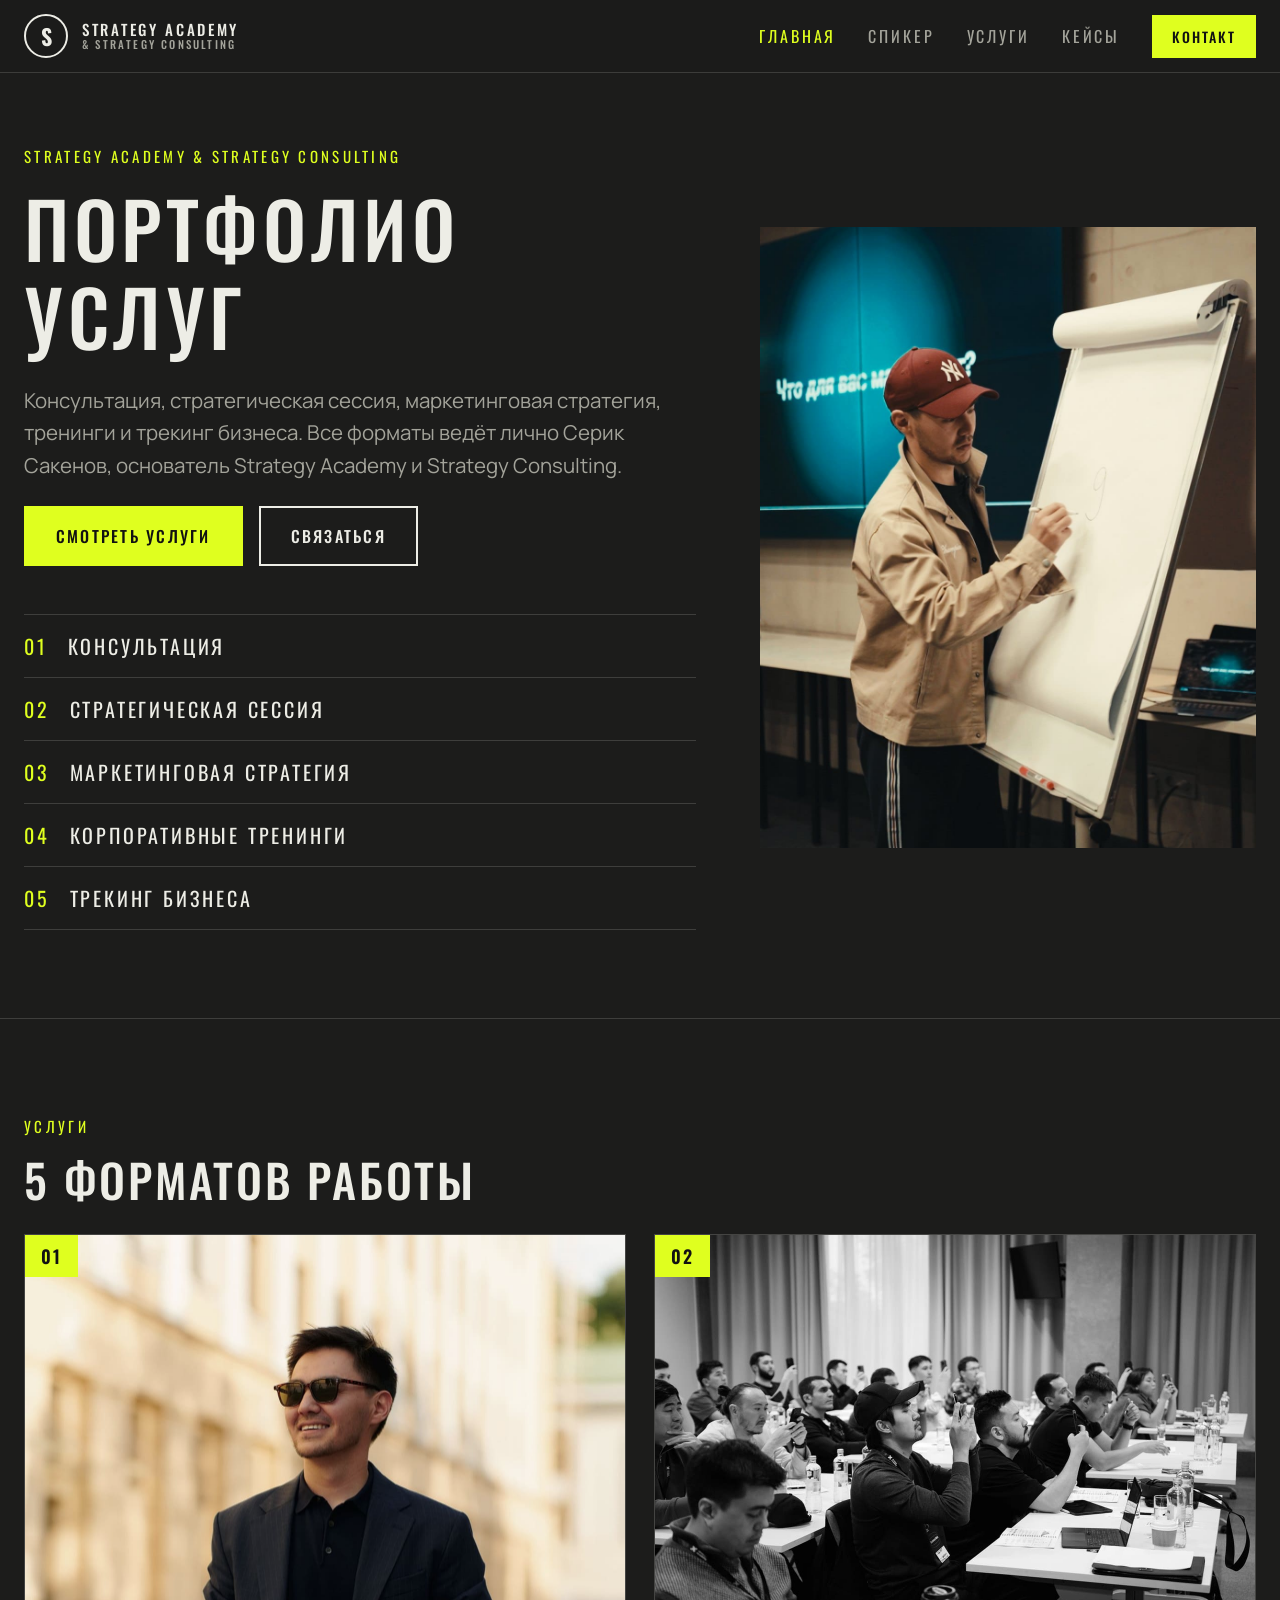
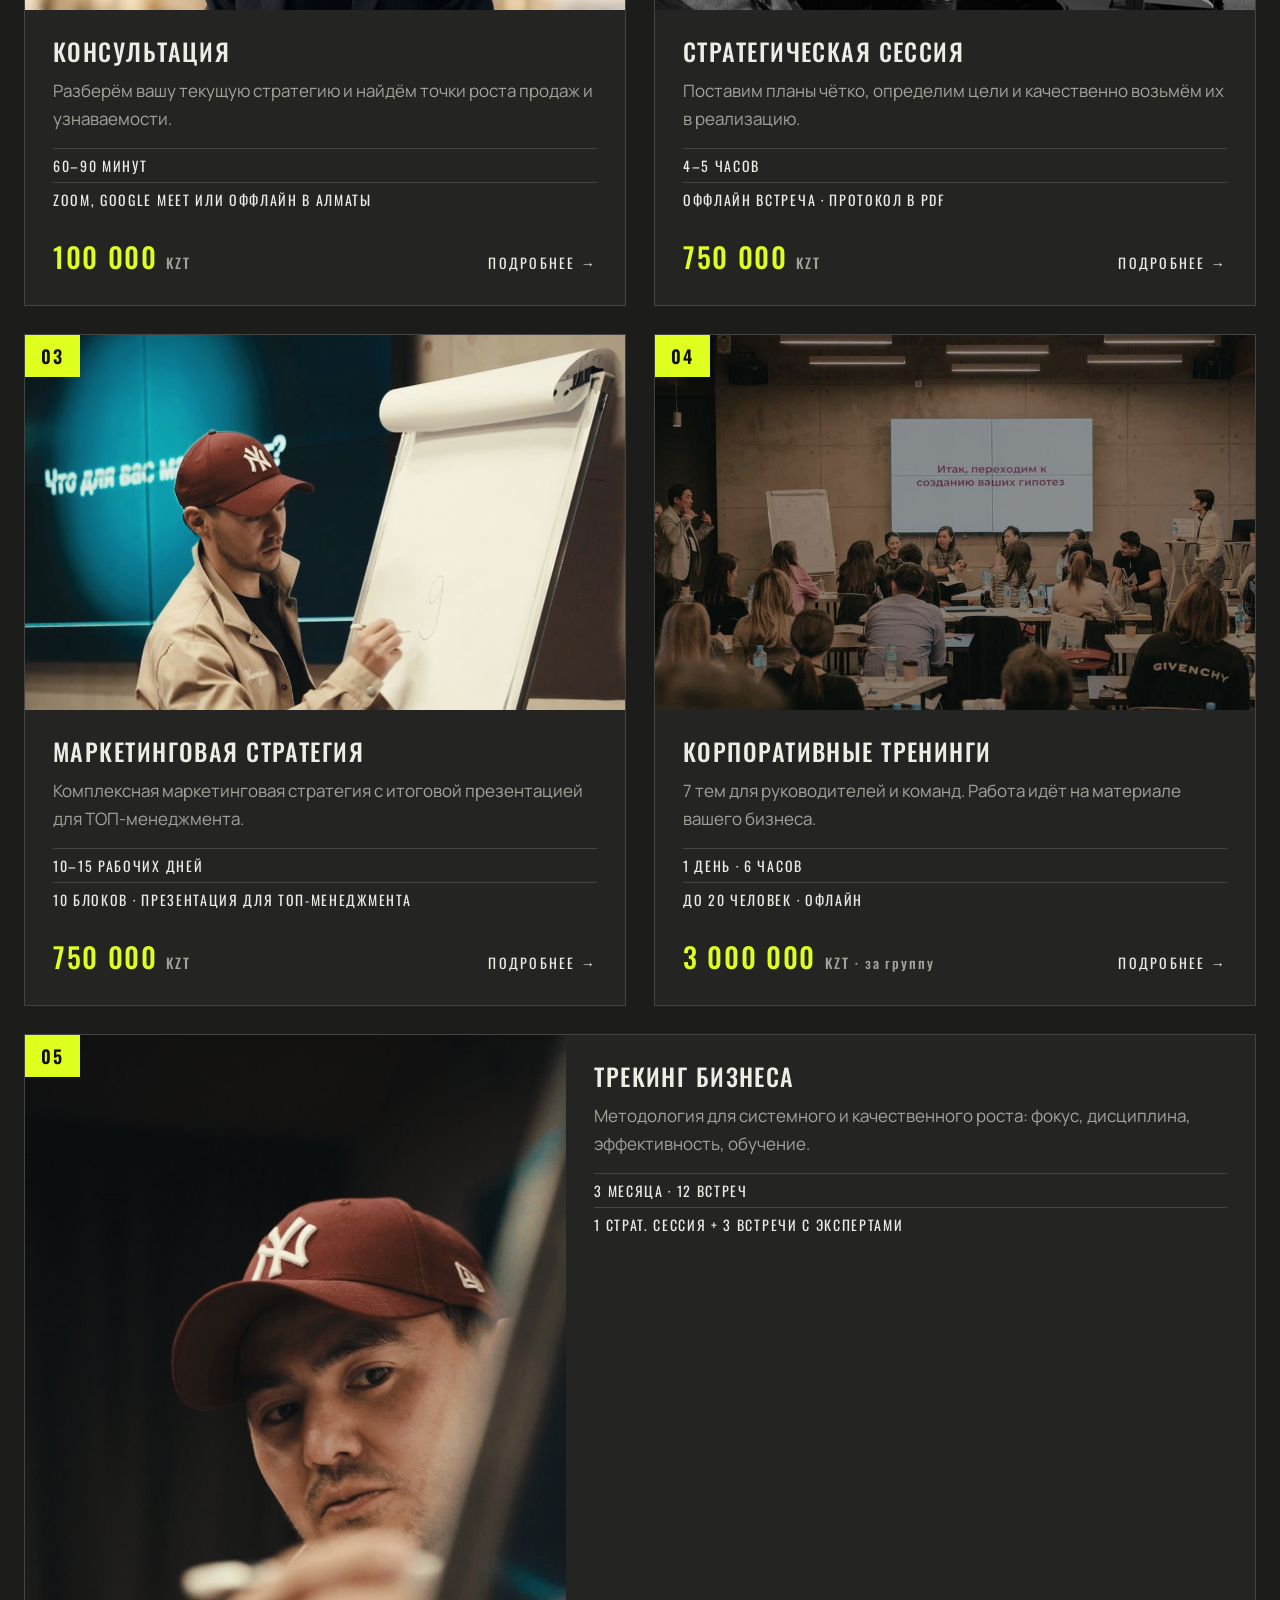
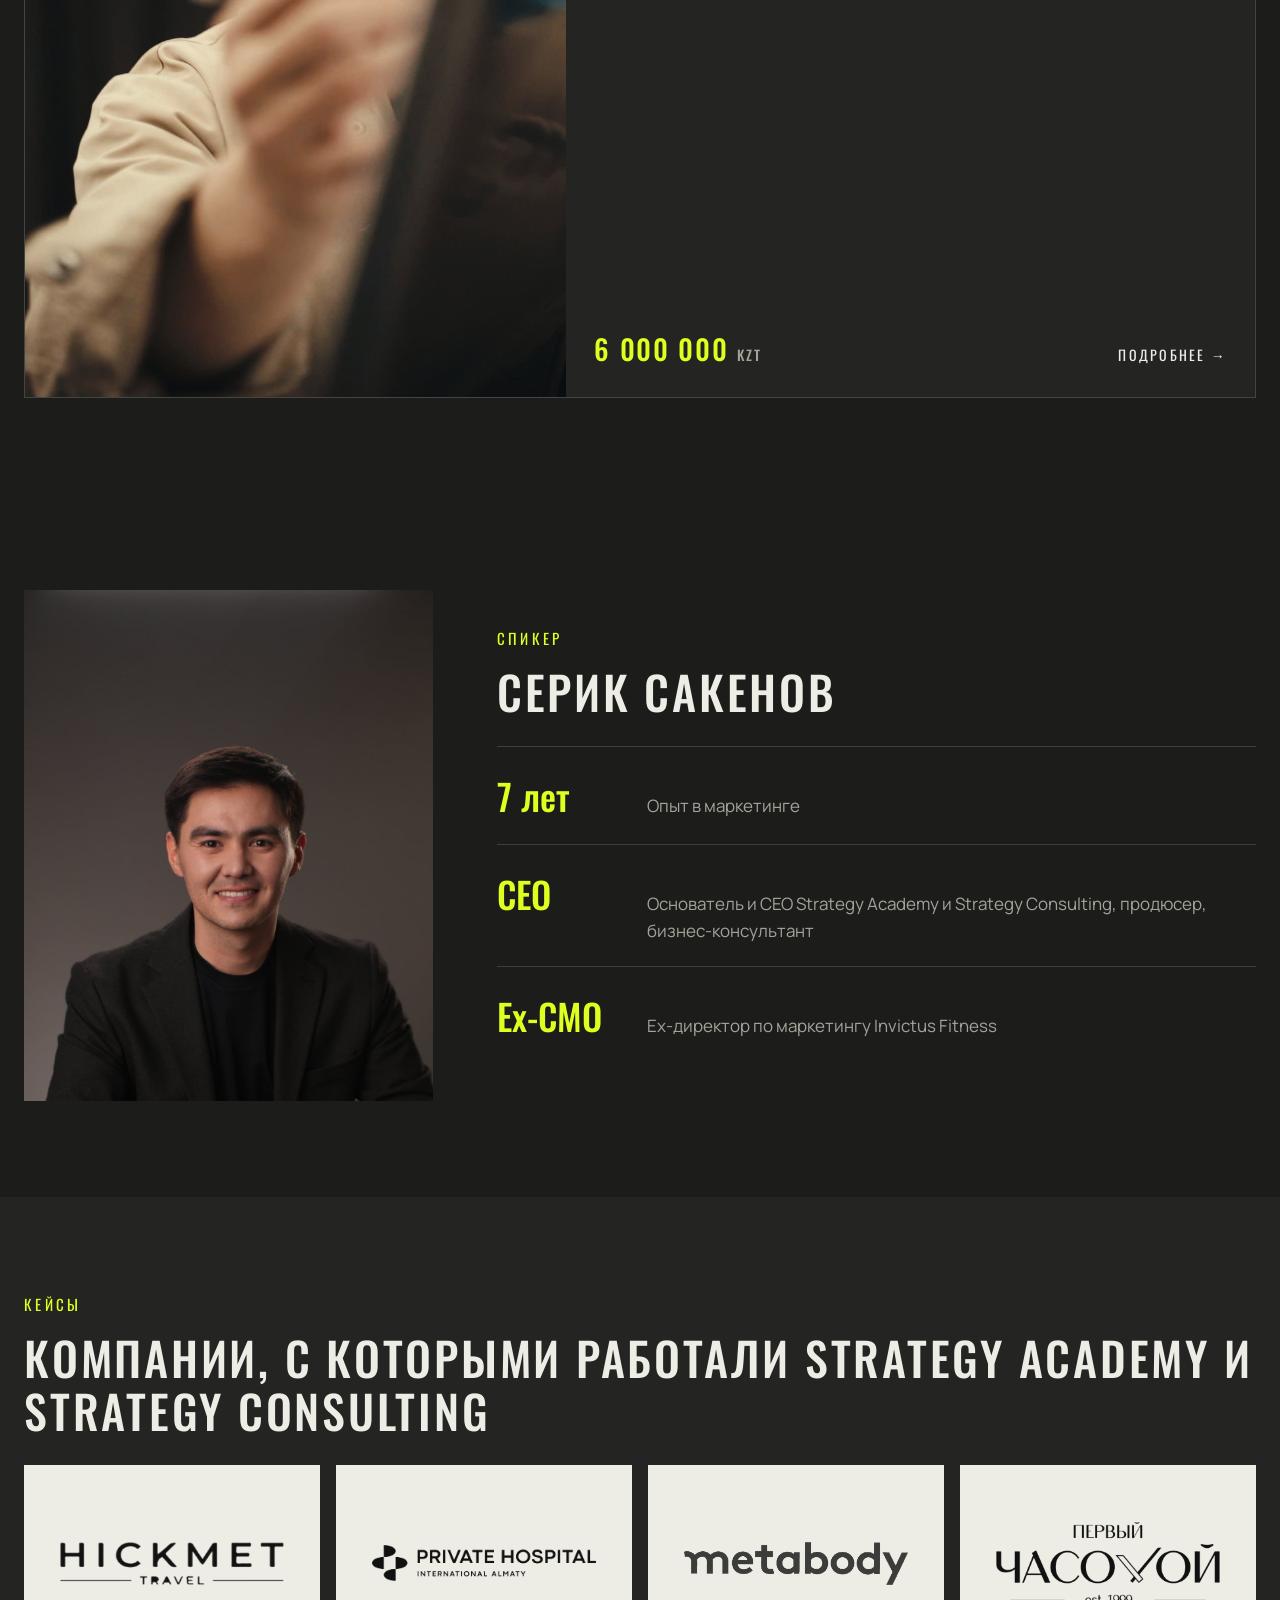
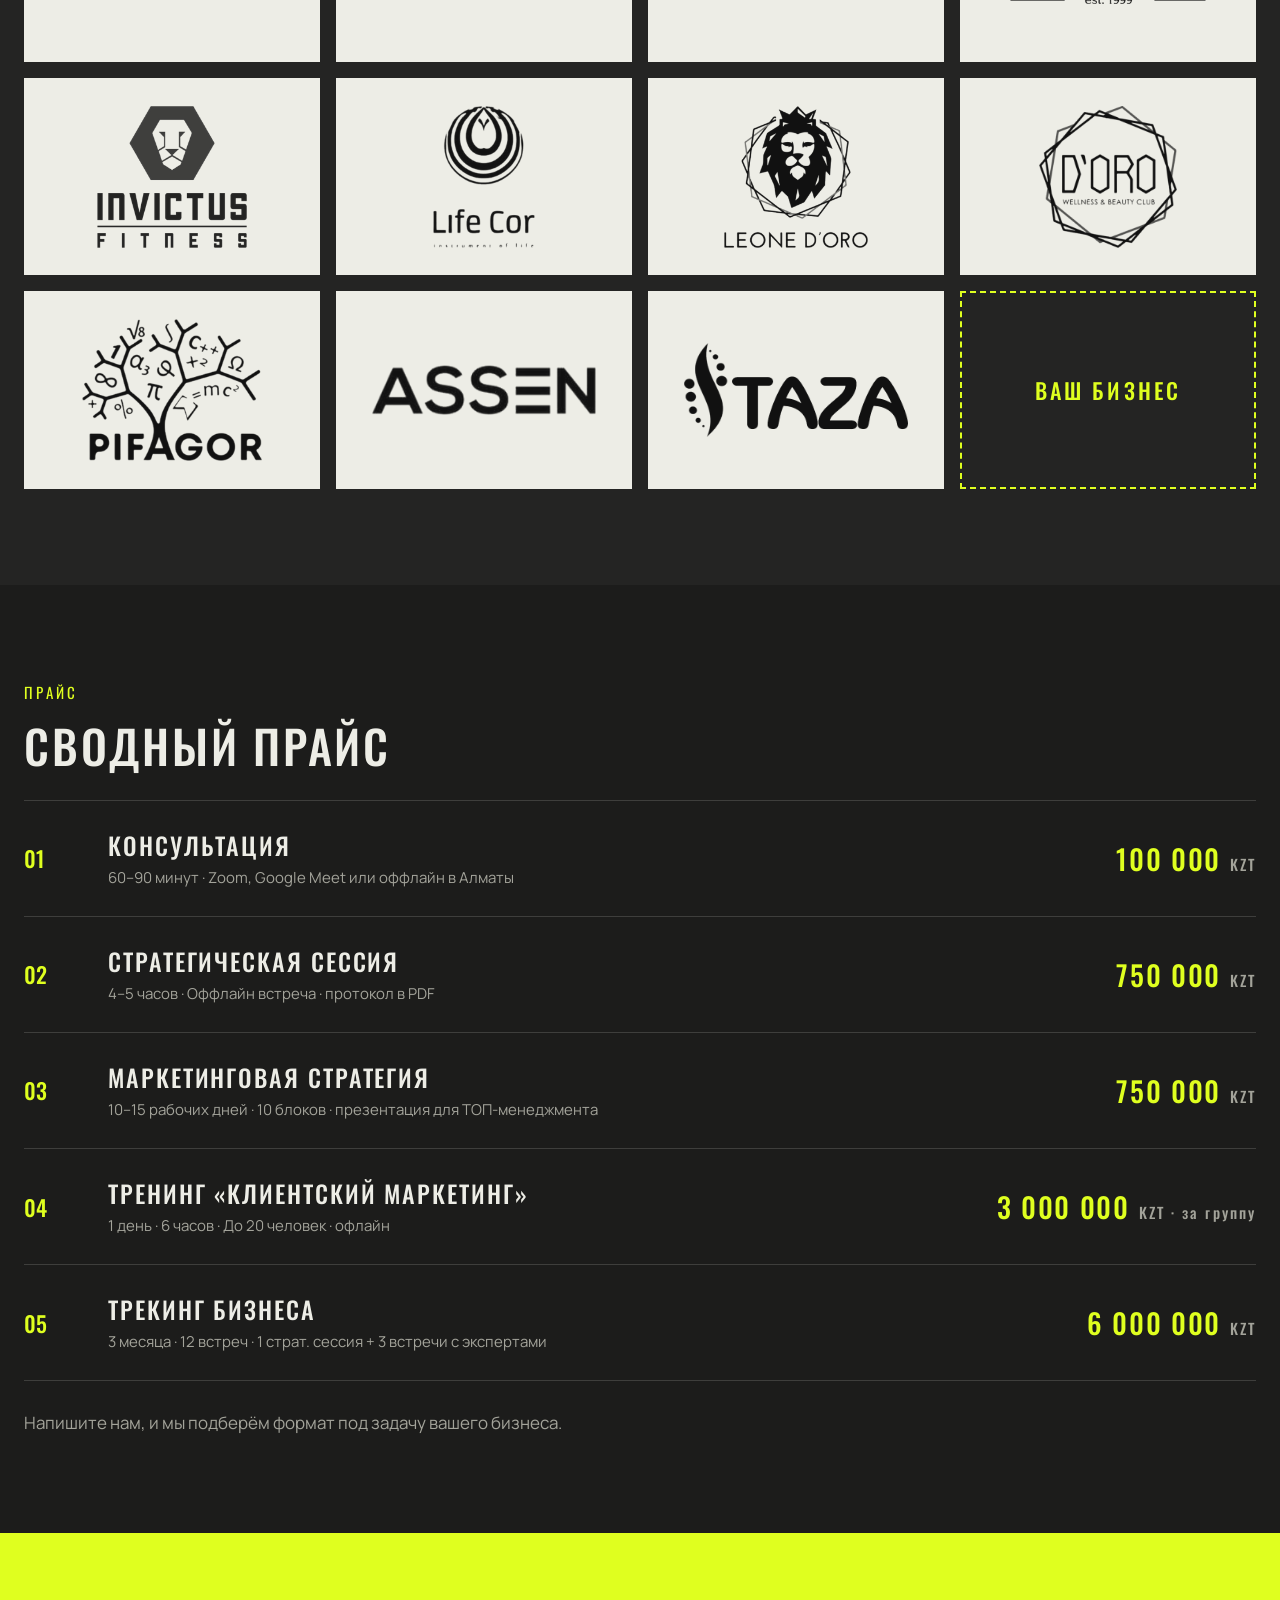
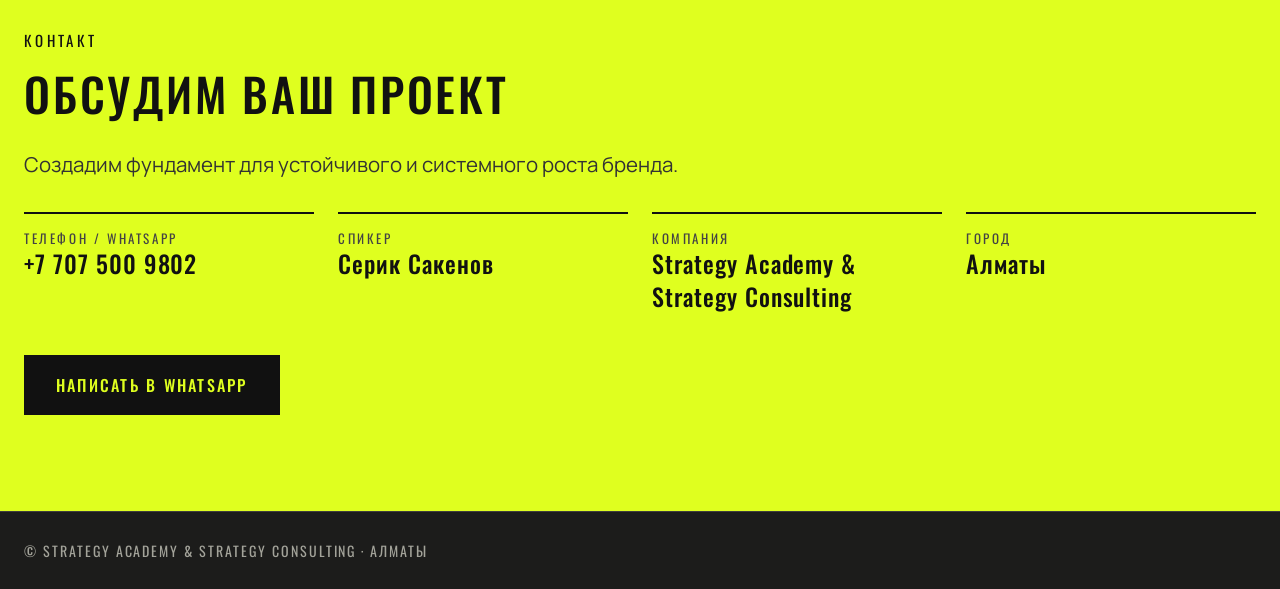
<file: index.html>
<!doctype html><html lang="ru"><head><meta charset="utf-8"><meta name="viewport" content="width=device-width,initial-scale=1"><title>Портфолио услуг — Серик Сакенов</title><meta name="description" content="Консультация, стратегическая сессия, маркетинговая стратегия, тренинги и трекинг бизнеса. Все форматы ведёт лично Серик Сакенов, Strategy Academy и Strategy Consulting."><script>if('scrollRestoration' in history)history.scrollRestoration='manual';if(!location.hash)window.scrollTo(0,0)</script><link rel="preconnect" href="https://fonts.googleapis.com"><link rel="preconnect" href="https://fonts.gstatic.com" crossorigin><link rel="stylesheet" href="https://fonts.googleapis.com/css2?family=Manrope:wght@300..800&family=Oswald:wght@300..700&display=swap"><link rel="stylesheet" href="style.css?v=1793276430896"></head><body><header class="top"><div class="wrap bar"><a class="brand" href="index.html"><span class="mark">S</span><span class="bname">STRATEGY ACADEMY<small>&amp; STRATEGY CONSULTING</small></span></a>
<button class="burger" aria-label="Меню" onclick="document.body.classList.toggle('open')"><i></i><i></i></button>
<nav class="menu"><a href="index.html" class="on">Главная</a><a href="index.html#speaker">Спикер</a><div class="dd"><a href="index.html#services">Услуги</a><div class="ddm"><a href="consultation.html">Консультация</a><a href="strategic-session.html">Стратегическая сессия</a><a href="marketing-strategy.html">Маркетинговая стратегия</a><a href="trainings.html">Корпоративные тренинги</a><a href="tracking.html">Трекинг бизнеса</a></div></div><a href="index.html#cases">Кейсы</a><a class="btn sm" href="#contact">Контакт</a></nav></div></header>
<section class="hero"><div class="wrap hgrid"><div><p class="eyebrow">Strategy Academy &amp; Strategy Consulting</p><h1>Портфолио услуг</h1><p class="lead">Консультация, стратегическая сессия, маркетинговая стратегия, тренинги и трекинг бизнеса. Все форматы ведёт лично Серик Сакенов, основатель Strategy Academy и Strategy Consulting.</p><div class="row"><a class="btn" href="#services">Смотреть услуги</a><a class="btn ghost" href="#contact">Связаться</a></div><ol class="idx"><li><a href="consultation.html"><span>01</span>Консультация</a></li><li><a href="strategic-session.html"><span>02</span>Стратегическая сессия</a></li><li><a href="marketing-strategy.html"><span>03</span>Маркетинговая стратегия</a></li><li><a href="trainings.html"><span>04</span>Корпоративные тренинги</a></li><li><a href="tracking.html"><span>05</span>Трекинг бизнеса</a></li></ol></div><div class="himg"><img src="assets/hero.jpg" alt="Серик Сакенов у флипчарта на тренинге"></div></div></section>
<section class="sec" id="services"><div class="wrap"><p class="eyebrow">Услуги</p><h2>5 форматов работы</h2><div class="cards"><a class="card" href="consultation.html"><div class="cimg"><img src="assets/consult.jpg" alt="Консультация" loading="lazy"><span class="num">01</span></div><div class="cbody"><h3>Консультация</h3><p>Разберём вашу текущую стратегию и найдём точки роста продаж и узнаваемости.</p><ul><li>60–90 минут</li><li>Zoom, Google Meet или оффлайн в Алматы</li></ul><div class="cfoot"><span class="price">100 000 <small>KZT</small></span><span class="go">Подробнее →</span></div></div></a><a class="card" href="strategic-session.html"><div class="cimg"><img src="assets/session.jpg" alt="Стратегическая сессия" loading="lazy"><span class="num">02</span></div><div class="cbody"><h3>Стратегическая сессия</h3><p>Поставим планы чётко, определим цели и качественно возьмём их в реализацию.</p><ul><li>4–5 часов</li><li>Оффлайн встреча · протокол в PDF</li></ul><div class="cfoot"><span class="price">750 000 <small>KZT</small></span><span class="go">Подробнее →</span></div></div></a><a class="card" href="marketing-strategy.html"><div class="cimg"><img src="assets/hero.jpg" alt="Маркетинговая стратегия" loading="lazy"><span class="num">03</span></div><div class="cbody"><h3>Маркетинговая стратегия</h3><p>Комплексная маркетинговая стратегия с итоговой презентацией для ТОП-менеджмента.</p><ul><li>10–15 рабочих дней</li><li>10 блоков · презентация для ТОП-менеджмента</li></ul><div class="cfoot"><span class="price">750 000 <small>KZT</small></span><span class="go">Подробнее →</span></div></div></a><a class="card" href="trainings.html"><div class="cimg"><img src="assets/trainings.jpg" alt="Корпоративные тренинги" loading="lazy"><span class="num">04</span></div><div class="cbody"><h3>Корпоративные тренинги</h3><p>7 тем для руководителей и команд. Работа идёт на материале вашего бизнеса.</p><ul><li>1 день · 6 часов</li><li>До 20 человек · офлайн</li></ul><div class="cfoot"><span class="price">3 000 000 <small>KZT · за группу</small></span><span class="go">Подробнее →</span></div></div></a><a class="card" href="tracking.html"><div class="cimg"><img src="assets/tracking.jpg" alt="Трекинг бизнеса" loading="lazy"><span class="num">05</span></div><div class="cbody"><h3>Трекинг бизнеса</h3><p>Методология для системного и качественного роста: фокус, дисциплина, эффективность, обучение.</p><ul><li>3 месяца · 12 встреч</li><li>1 страт. сессия + 3 встречи с экспертами</li></ul><div class="cfoot"><span class="price">6 000 000 <small>KZT</small></span><span class="go">Подробнее →</span></div></div></a></div></div></section>
<section class="sec" id="speaker"><div class="wrap spk"><div class="spk-ph"><img src="assets/speaker.jpg" alt="Серик Сакенов" loading="lazy"></div><div><p class="eyebrow">Спикер</p><h2>Серик Сакенов</h2><div class="facts"><div><b>7 лет</b><span>Опыт в маркетинге</span></div><div><b>CEO</b><span>Основатель и СЕО Strategy Academy и Strategy Consulting, продюсер, бизнес-консультант</span></div><div><b>Ex-CMO</b><span>Ex-директор по маркетингу Invictus Fitness</span></div></div></div></div></section><section class="sec alt" id="cases"><div class="wrap"><p class="eyebrow">Кейсы</p><h2>Компании, с которыми работали Strategy Academy и Strategy Consulting</h2><div class="logos"><div class="logo"><img src="assets/logos/logo1.png" alt="Логотип клиента 1" loading="lazy"></div><div class="logo"><img src="assets/logos/logo2.png" alt="Логотип клиента 2" loading="lazy"></div><div class="logo"><img src="assets/logos/logo3.png" alt="Логотип клиента 3" loading="lazy"></div><div class="logo"><img src="assets/logos/logo4.png" alt="Логотип клиента 4" loading="lazy"></div><div class="logo"><img src="assets/logos/logo5.png" alt="Логотип клиента 5" loading="lazy"></div><div class="logo"><img src="assets/logos/logo6.png" alt="Логотип клиента 6" loading="lazy"></div><div class="logo"><img src="assets/logos/logo7.png" alt="Логотип клиента 7" loading="lazy"></div><div class="logo"><img src="assets/logos/logo8.png" alt="Логотип клиента 8" loading="lazy"></div><div class="logo"><img src="assets/logos/logo9.png" alt="Логотип клиента 9" loading="lazy"></div><div class="logo"><img src="assets/logos/logo10.png" alt="Логотип клиента 10" loading="lazy"></div><div class="logo"><img src="assets/logos/logo11.png" alt="Логотип клиента 11" loading="lazy"></div><div class="logo logo-you">ВАШ БИЗНЕС</div></div></div></section>
<section class="sec" id="price"><div class="wrap"><p class="eyebrow">Прайс</p><h2>Сводный прайс</h2><div class="ptable"><a href="consultation.html" class="prow"><span class="n">01</span><div><b>Консультация</b><small>60–90 минут · Zoom, Google Meet или оффлайн в Алматы</small></div><span class="price">100 000 <small>KZT</small></span></a><a href="strategic-session.html" class="prow"><span class="n">02</span><div><b>Стратегическая сессия</b><small>4–5 часов · Оффлайн встреча · протокол в PDF</small></div><span class="price">750 000 <small>KZT</small></span></a><a href="marketing-strategy.html" class="prow"><span class="n">03</span><div><b>Маркетинговая стратегия</b><small>10–15 рабочих дней · 10 блоков · презентация для ТОП-менеджмента</small></div><span class="price">750 000 <small>KZT</small></span></a><a href="trainings.html" class="prow"><span class="n">04</span><div><b>Тренинг «Клиентский маркетинг»</b><small>1 день · 6 часов · До 20 человек · офлайн</small></div><span class="price">3 000 000 <small>KZT · за группу</small></span></a><a href="tracking.html" class="prow"><span class="n">05</span><div><b>Трекинг бизнеса</b><small>3 месяца · 12 встреч · 1 страт. сессия + 3 встречи с экспертами</small></div><span class="price">6 000 000 <small>KZT</small></span></a></div><p class="note">Напишите нам, и мы подберём формат под задачу вашего бизнеса.</p></div></section>
<section class="sec contact" id="contact"><div class="wrap"><p class="eyebrow">Контакт</p><h2>Обсудим ваш проект</h2><p class="lead">Создадим фундамент для устойчивого и системного роста бренда.</p><div class="cgrid"><div><span>Телефон / WhatsApp</span><a href="tel:+77075009802">+7 707 500 9802</a></div><div><span>Спикер</span><b>Серик Сакенов</b></div><div><span>Компания</span><b>Strategy Academy &amp; Strategy Consulting</b></div><div><span>Город</span><b>Алматы</b></div></div><a class="btn" href="https://wa.me/77075009802" target="_blank" rel="noopener">Написать в WhatsApp</a></div></section><footer><div class="wrap">© Strategy Academy &amp; Strategy Consulting · Алматы</div></footer><a class="wa-fab" href="https://wa.me/77075009802" target="_blank" rel="noopener">Написать в WhatsApp</a><script src="main.js?v=1793276430896"></script></body></html>
</file>
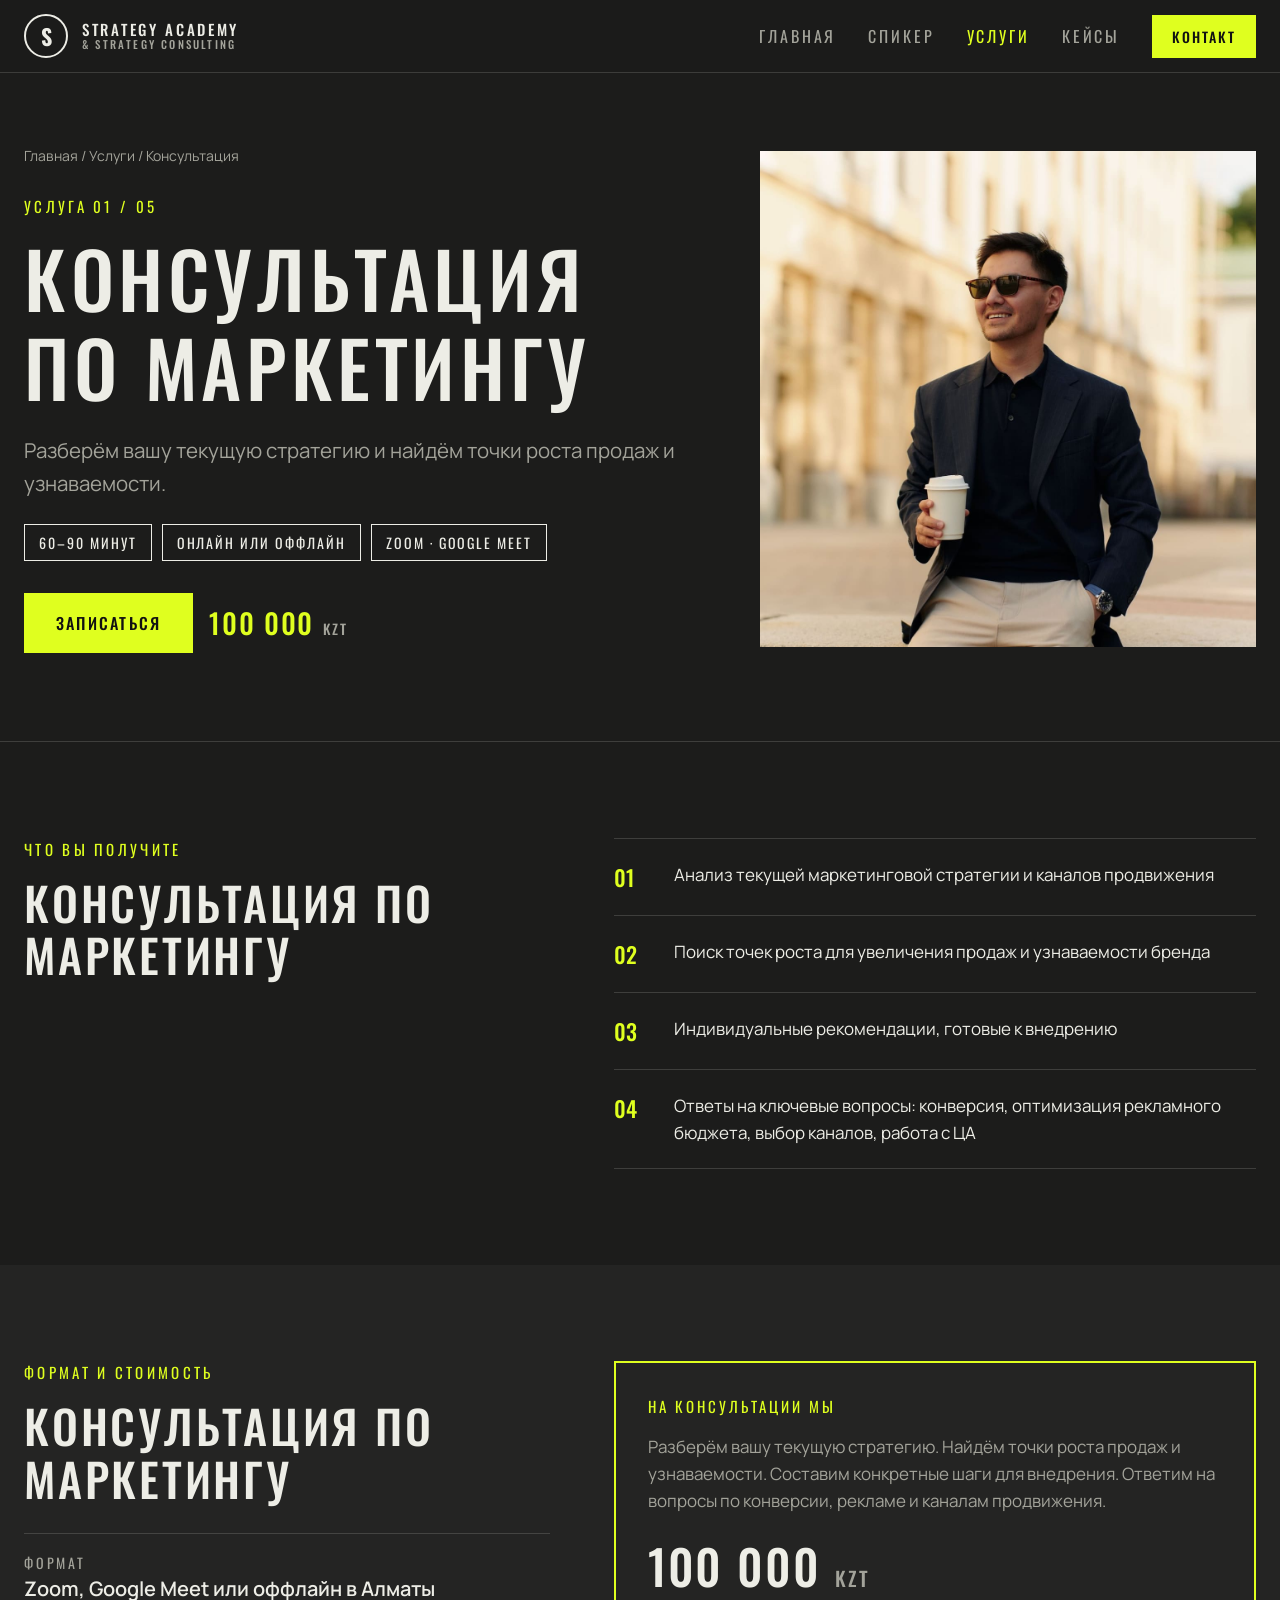
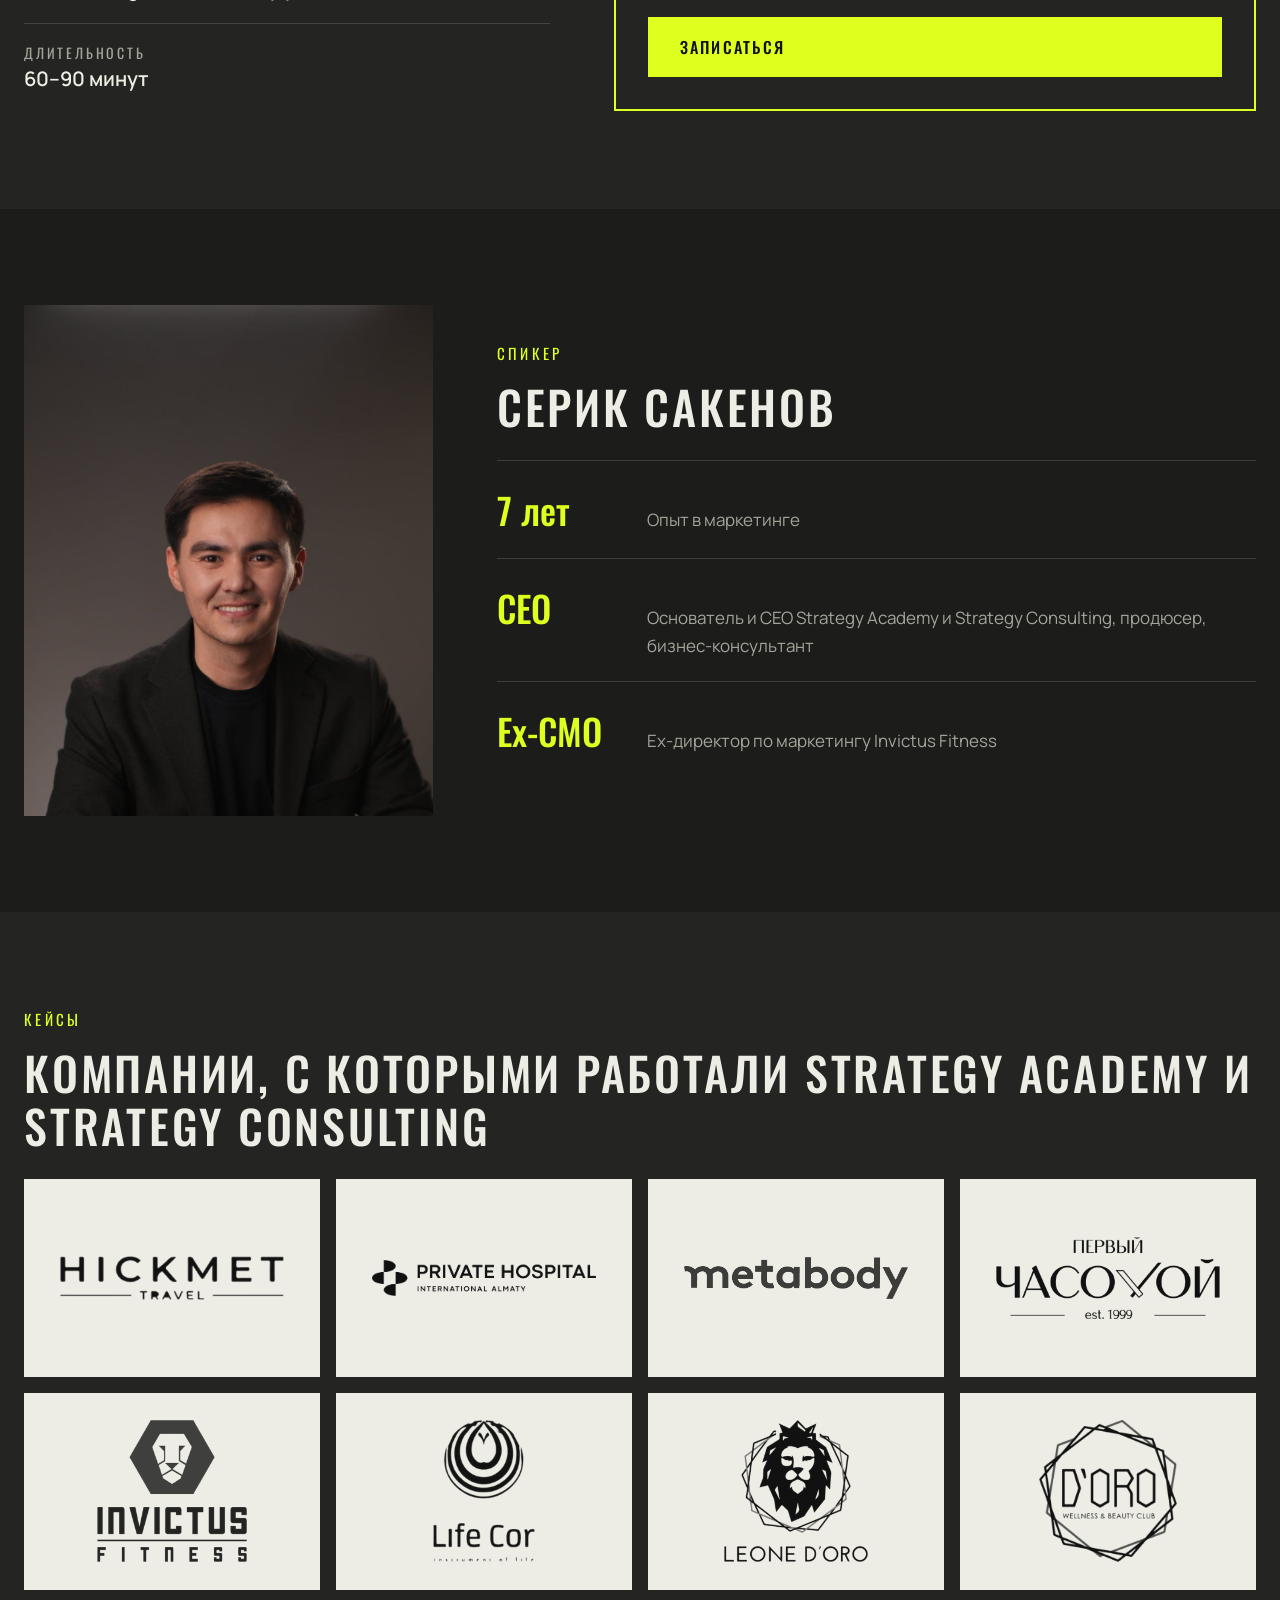
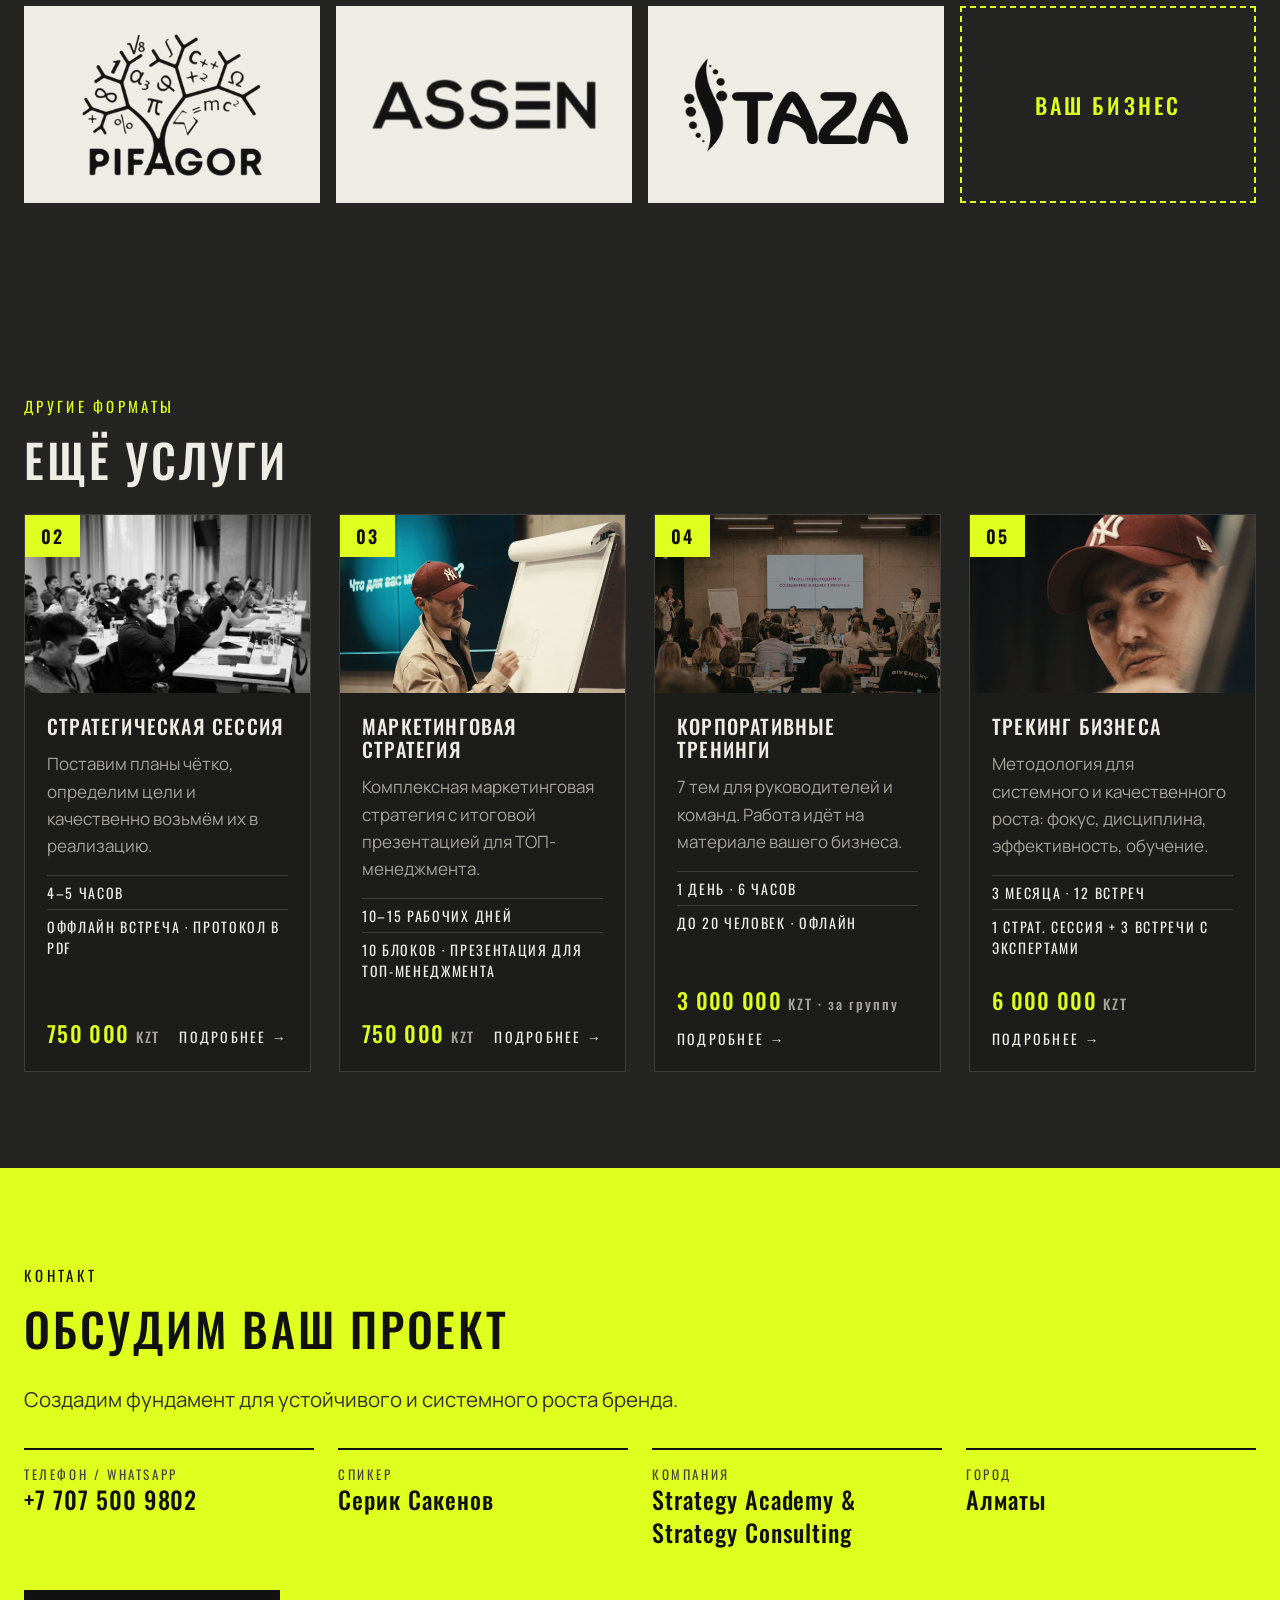
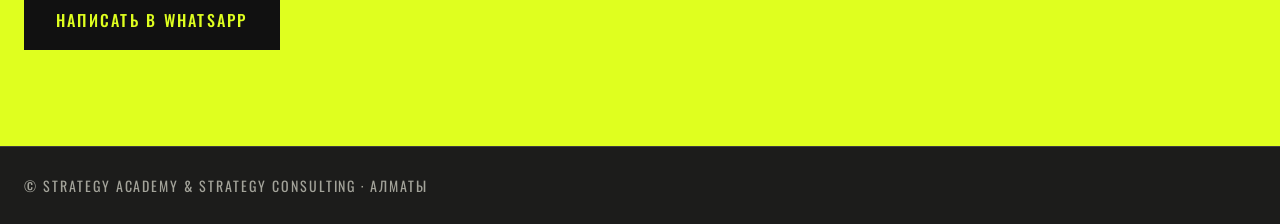
<file: consultation.html>
<!doctype html><html lang="ru"><head><meta charset="utf-8"><meta name="viewport" content="width=device-width,initial-scale=1"><title>Консультация по маркетингу — Серик Сакенов</title><meta name="description" content="Консультация по маркетингу 60–90 минут: анализ стратегии, точки роста, рекомендации к внедрению. 100 000 KZT."><script>if('scrollRestoration' in history)history.scrollRestoration='manual';if(!location.hash)window.scrollTo(0,0)</script><link rel="preconnect" href="https://fonts.googleapis.com"><link rel="preconnect" href="https://fonts.gstatic.com" crossorigin><link rel="stylesheet" href="https://fonts.googleapis.com/css2?family=Manrope:wght@300..800&family=Oswald:wght@300..700&display=swap"><link rel="stylesheet" href="style.css?v=1793276430896"></head><body><header class="top"><div class="wrap bar"><a class="brand" href="index.html"><span class="mark">S</span><span class="bname">STRATEGY ACADEMY<small>&amp; STRATEGY CONSULTING</small></span></a>
<button class="burger" aria-label="Меню" onclick="document.body.classList.toggle('open')"><i></i><i></i></button>
<nav class="menu"><a href="index.html">Главная</a><a href="index.html#speaker">Спикер</a><div class="dd"><a href="index.html#services" class="on">Услуги</a><div class="ddm"><a href="consultation.html">Консультация</a><a href="strategic-session.html">Стратегическая сессия</a><a href="marketing-strategy.html">Маркетинговая стратегия</a><a href="trainings.html">Корпоративные тренинги</a><a href="tracking.html">Трекинг бизнеса</a></div></div><a href="index.html#cases">Кейсы</a><a class="btn sm" href="#contact">Контакт</a></nav></div></header>
<section class="hero svc"><div class="wrap hgrid"><div><p class="crumb"><a href="index.html">Главная</a> / <a href="index.html#services">Услуги</a> / Консультация</p><p class="eyebrow">Услуга 01 / 05</p><h1>Консультация по маркетингу</h1><p class="lead">Разберём вашу текущую стратегию и найдём точки роста продаж и узнаваемости.</p><div class="chips"><span>60–90 минут</span><span>Онлайн или оффлайн</span><span>Zoom · Google Meet</span></div><div class="row"><a class="btn" href="https://wa.me/77075009802" target="_blank" rel="noopener">Записаться</a><span class="bigprice">100 000 <small>KZT</small></span></div></div><div class="himg"><img src="assets/consult.jpg" alt="Консультация"></div></div></section>
<section class="sec"><div class="wrap two"><div><p class="eyebrow">Что вы получите</p><h2>Консультация по маркетингу</h2></div><ol class="steps"><li><span>01</span><p>Анализ текущей маркетинговой стратегии и каналов продвижения</p></li><li><span>02</span><p>Поиск точек роста для увеличения продаж и узнаваемости бренда</p></li><li><span>03</span><p>Индивидуальные рекомендации, готовые к внедрению</p></li><li><span>04</span><p>Ответы на ключевые вопросы: конверсия, оптимизация рекламного бюджета, выбор каналов, работа с ЦА</p></li></ol></div></section>
<section class="sec alt"><div class="wrap two"><div><p class="eyebrow">Формат и стоимость</p><h2>Консультация по маркетингу</h2><div class="kv"><div><span>Формат</span><b>Zoom, Google Meet или оффлайн в Алматы</b></div><div><span>Длительность</span><b>60–90 минут</b></div></div></div><aside class="pbox"><span>На консультации мы</span><p>Разберём вашу текущую стратегию. Найдём точки роста продаж и узнаваемости. Составим конкретные шаги для внедрения. Ответим на вопросы по конверсии, рекламе и каналам продвижения.</p><b>100 000 <small>KZT</small></b><a class="btn" href="https://wa.me/77075009802" target="_blank" rel="noopener">Записаться</a></aside></div></section>
<section class="sec" id="speaker"><div class="wrap spk"><div class="spk-ph"><img src="assets/speaker.jpg" alt="Серик Сакенов" loading="lazy"></div><div><p class="eyebrow">Спикер</p><h2>Серик Сакенов</h2><div class="facts"><div><b>7 лет</b><span>Опыт в маркетинге</span></div><div><b>CEO</b><span>Основатель и СЕО Strategy Academy и Strategy Consulting, продюсер, бизнес-консультант</span></div><div><b>Ex-CMO</b><span>Ex-директор по маркетингу Invictus Fitness</span></div></div></div></div></section><section class="sec alt" id="cases"><div class="wrap"><p class="eyebrow">Кейсы</p><h2>Компании, с которыми работали Strategy Academy и Strategy Consulting</h2><div class="logos"><div class="logo"><img src="assets/logos/logo1.png" alt="Логотип клиента 1" loading="lazy"></div><div class="logo"><img src="assets/logos/logo2.png" alt="Логотип клиента 2" loading="lazy"></div><div class="logo"><img src="assets/logos/logo3.png" alt="Логотип клиента 3" loading="lazy"></div><div class="logo"><img src="assets/logos/logo4.png" alt="Логотип клиента 4" loading="lazy"></div><div class="logo"><img src="assets/logos/logo5.png" alt="Логотип клиента 5" loading="lazy"></div><div class="logo"><img src="assets/logos/logo6.png" alt="Логотип клиента 6" loading="lazy"></div><div class="logo"><img src="assets/logos/logo7.png" alt="Логотип клиента 7" loading="lazy"></div><div class="logo"><img src="assets/logos/logo8.png" alt="Логотип клиента 8" loading="lazy"></div><div class="logo"><img src="assets/logos/logo9.png" alt="Логотип клиента 9" loading="lazy"></div><div class="logo"><img src="assets/logos/logo10.png" alt="Логотип клиента 10" loading="lazy"></div><div class="logo"><img src="assets/logos/logo11.png" alt="Логотип клиента 11" loading="lazy"></div><div class="logo logo-you">ВАШ БИЗНЕС</div></div></div></section><section class="sec alt"><div class="wrap"><p class="eyebrow">Другие форматы</p><h2>Ещё услуги</h2><div class="cards sm"><a class="card" href="strategic-session.html"><div class="cimg"><img src="assets/session.jpg" alt="Стратегическая сессия" loading="lazy"><span class="num">02</span></div><div class="cbody"><h3>Стратегическая сессия</h3><p>Поставим планы чётко, определим цели и качественно возьмём их в реализацию.</p><ul><li>4–5 часов</li><li>Оффлайн встреча · протокол в PDF</li></ul><div class="cfoot"><span class="price">750 000 <small>KZT</small></span><span class="go">Подробнее →</span></div></div></a><a class="card" href="marketing-strategy.html"><div class="cimg"><img src="assets/hero.jpg" alt="Маркетинговая стратегия" loading="lazy"><span class="num">03</span></div><div class="cbody"><h3>Маркетинговая стратегия</h3><p>Комплексная маркетинговая стратегия с итоговой презентацией для ТОП-менеджмента.</p><ul><li>10–15 рабочих дней</li><li>10 блоков · презентация для ТОП-менеджмента</li></ul><div class="cfoot"><span class="price">750 000 <small>KZT</small></span><span class="go">Подробнее →</span></div></div></a><a class="card" href="trainings.html"><div class="cimg"><img src="assets/trainings.jpg" alt="Корпоративные тренинги" loading="lazy"><span class="num">04</span></div><div class="cbody"><h3>Корпоративные тренинги</h3><p>7 тем для руководителей и команд. Работа идёт на материале вашего бизнеса.</p><ul><li>1 день · 6 часов</li><li>До 20 человек · офлайн</li></ul><div class="cfoot"><span class="price">3 000 000 <small>KZT · за группу</small></span><span class="go">Подробнее →</span></div></div></a><a class="card" href="tracking.html"><div class="cimg"><img src="assets/tracking.jpg" alt="Трекинг бизнеса" loading="lazy"><span class="num">05</span></div><div class="cbody"><h3>Трекинг бизнеса</h3><p>Методология для системного и качественного роста: фокус, дисциплина, эффективность, обучение.</p><ul><li>3 месяца · 12 встреч</li><li>1 страт. сессия + 3 встречи с экспертами</li></ul><div class="cfoot"><span class="price">6 000 000 <small>KZT</small></span><span class="go">Подробнее →</span></div></div></a></div></div></section><section class="sec contact" id="contact"><div class="wrap"><p class="eyebrow">Контакт</p><h2>Обсудим ваш проект</h2><p class="lead">Создадим фундамент для устойчивого и системного роста бренда.</p><div class="cgrid"><div><span>Телефон / WhatsApp</span><a href="tel:+77075009802">+7 707 500 9802</a></div><div><span>Спикер</span><b>Серик Сакенов</b></div><div><span>Компания</span><b>Strategy Academy &amp; Strategy Consulting</b></div><div><span>Город</span><b>Алматы</b></div></div><a class="btn" href="https://wa.me/77075009802" target="_blank" rel="noopener">Написать в WhatsApp</a></div></section><footer><div class="wrap">© Strategy Academy &amp; Strategy Consulting · Алматы</div></footer><a class="wa-fab" href="https://wa.me/77075009802" target="_blank" rel="noopener">Написать в WhatsApp</a><script src="main.js?v=1793276430896"></script></body></html>
</file>
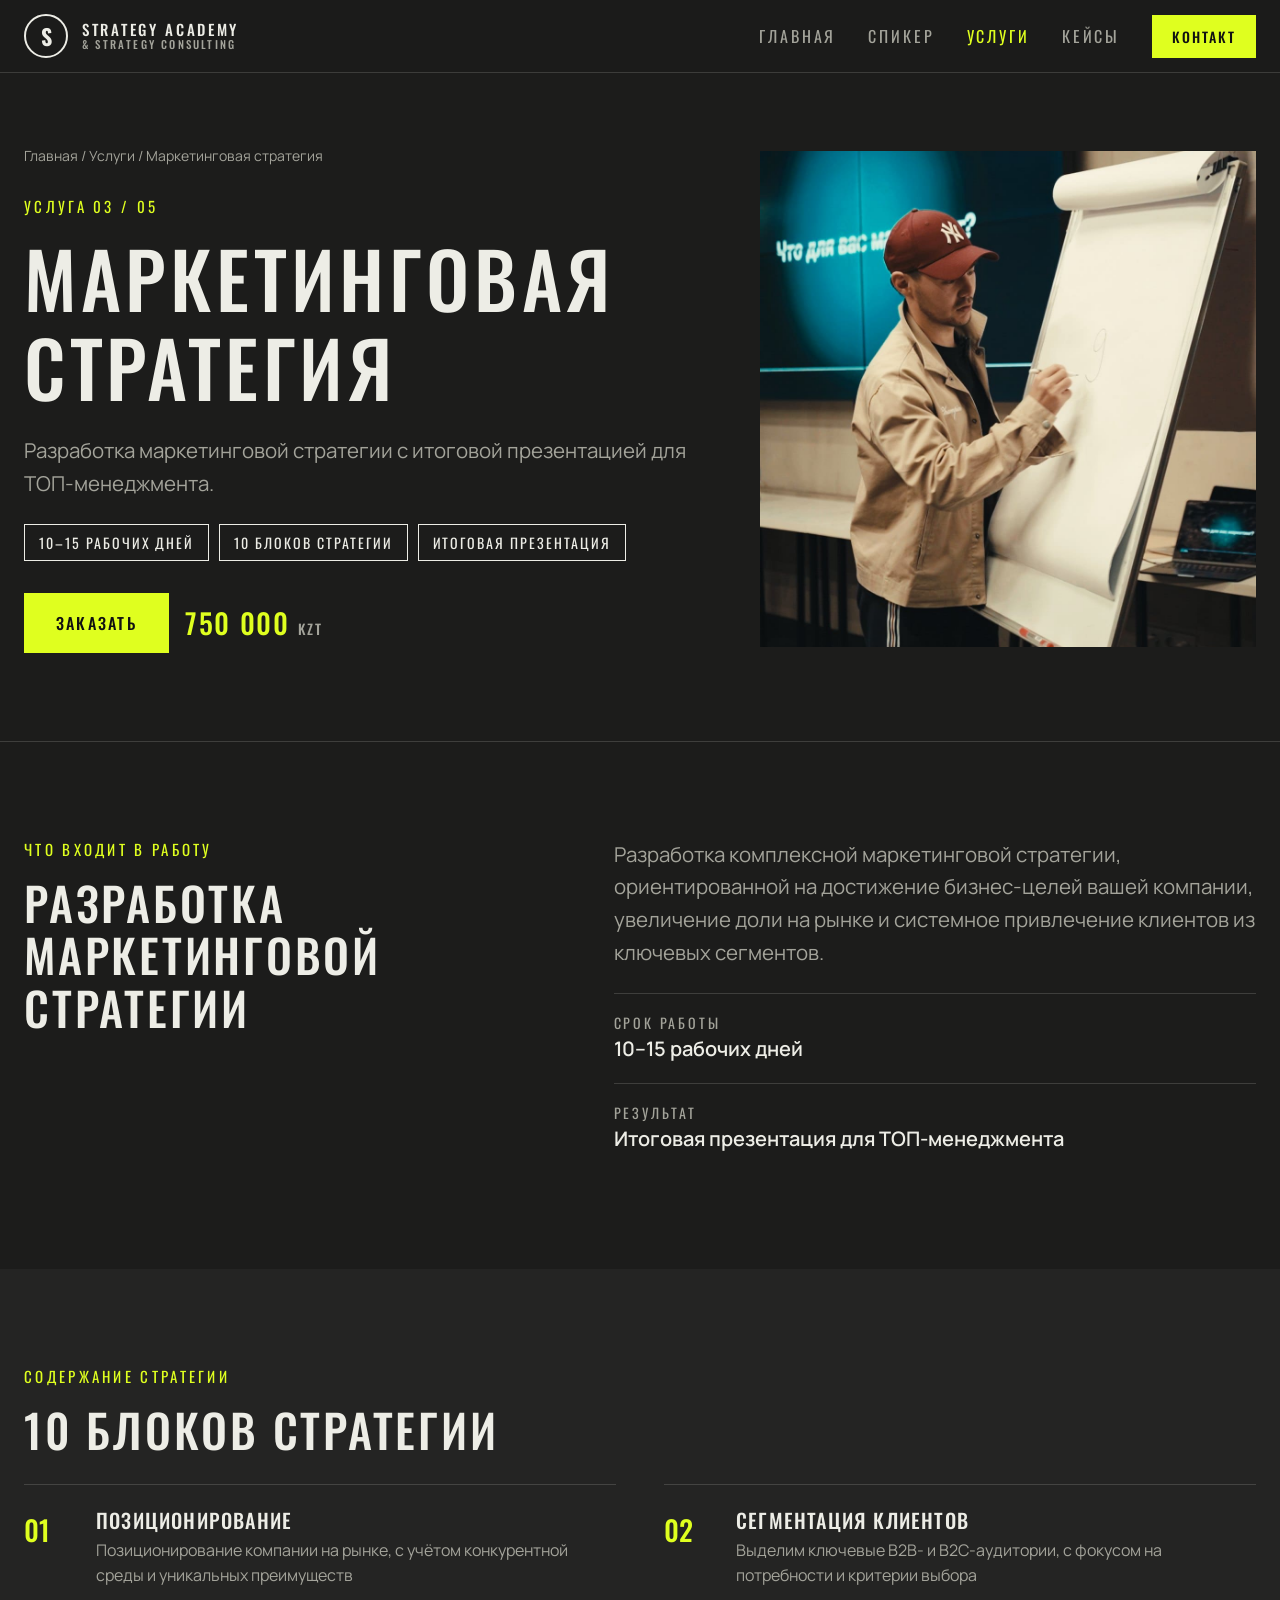
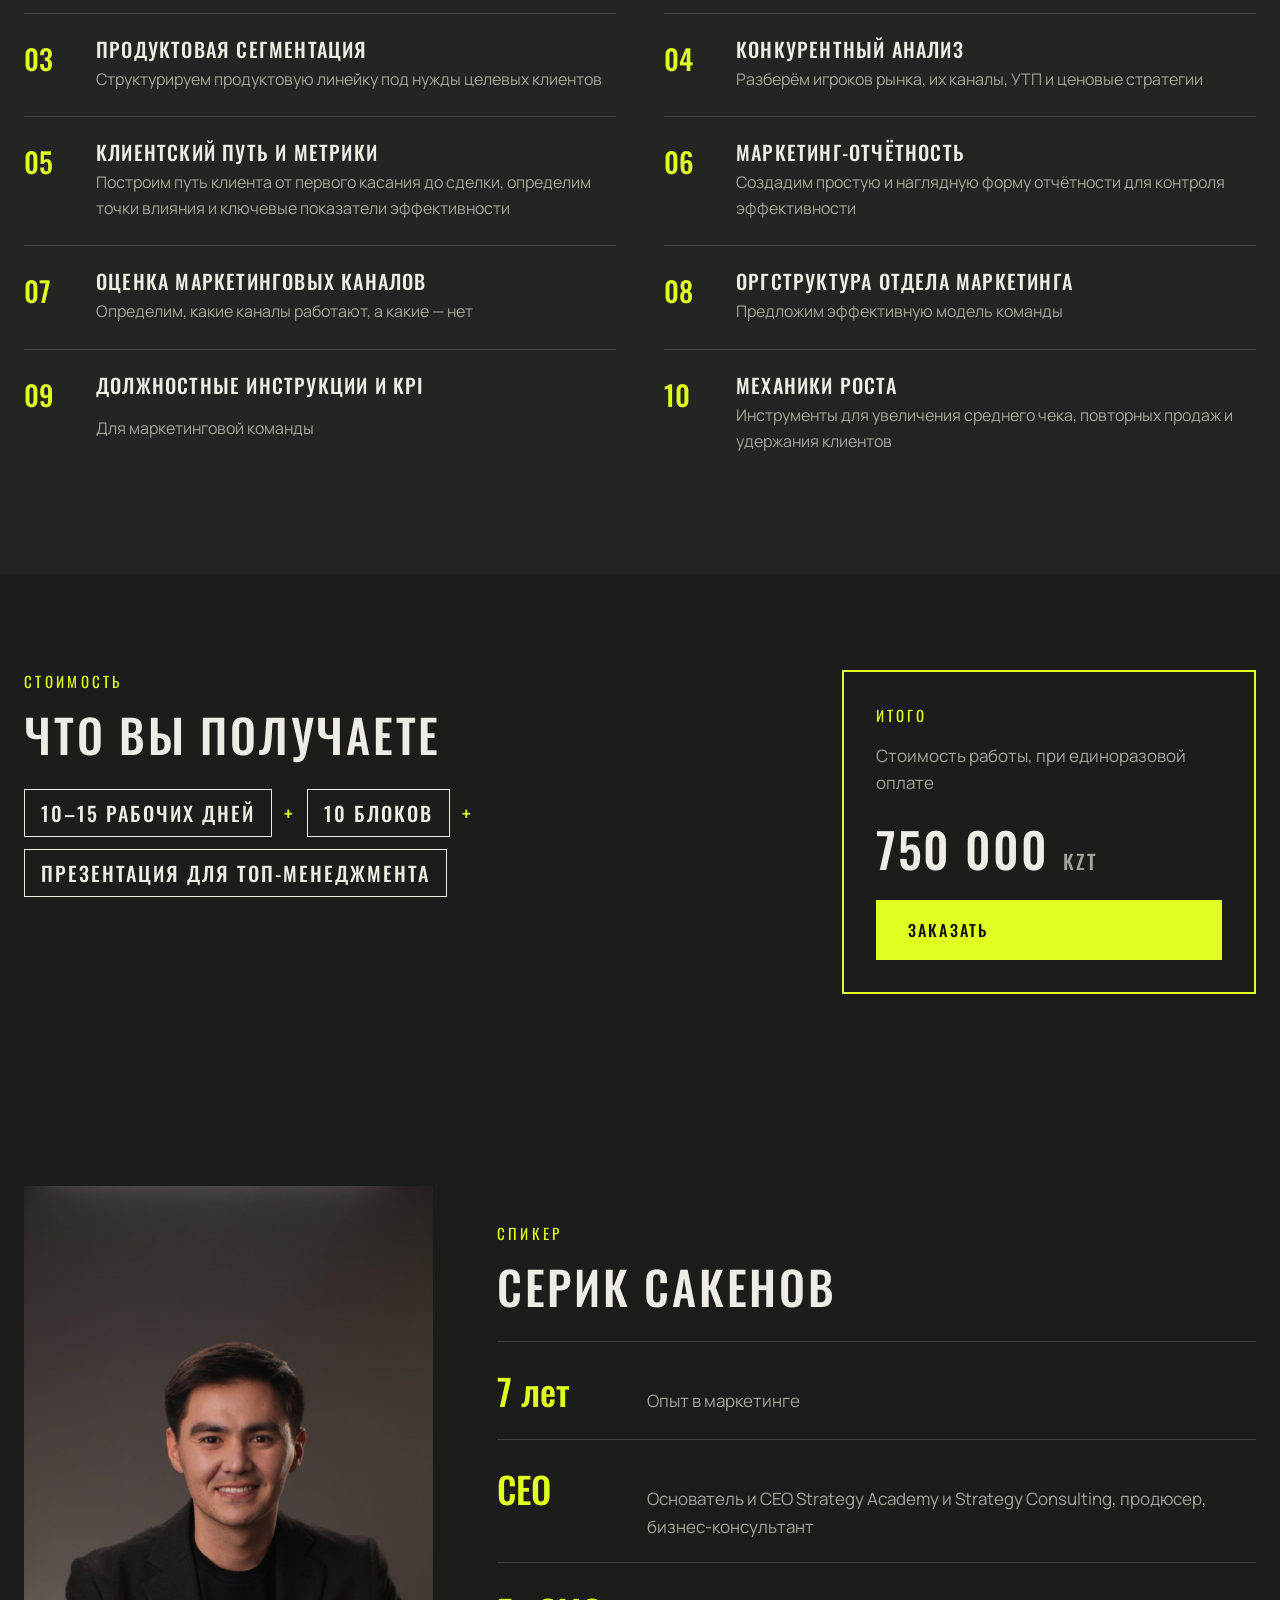
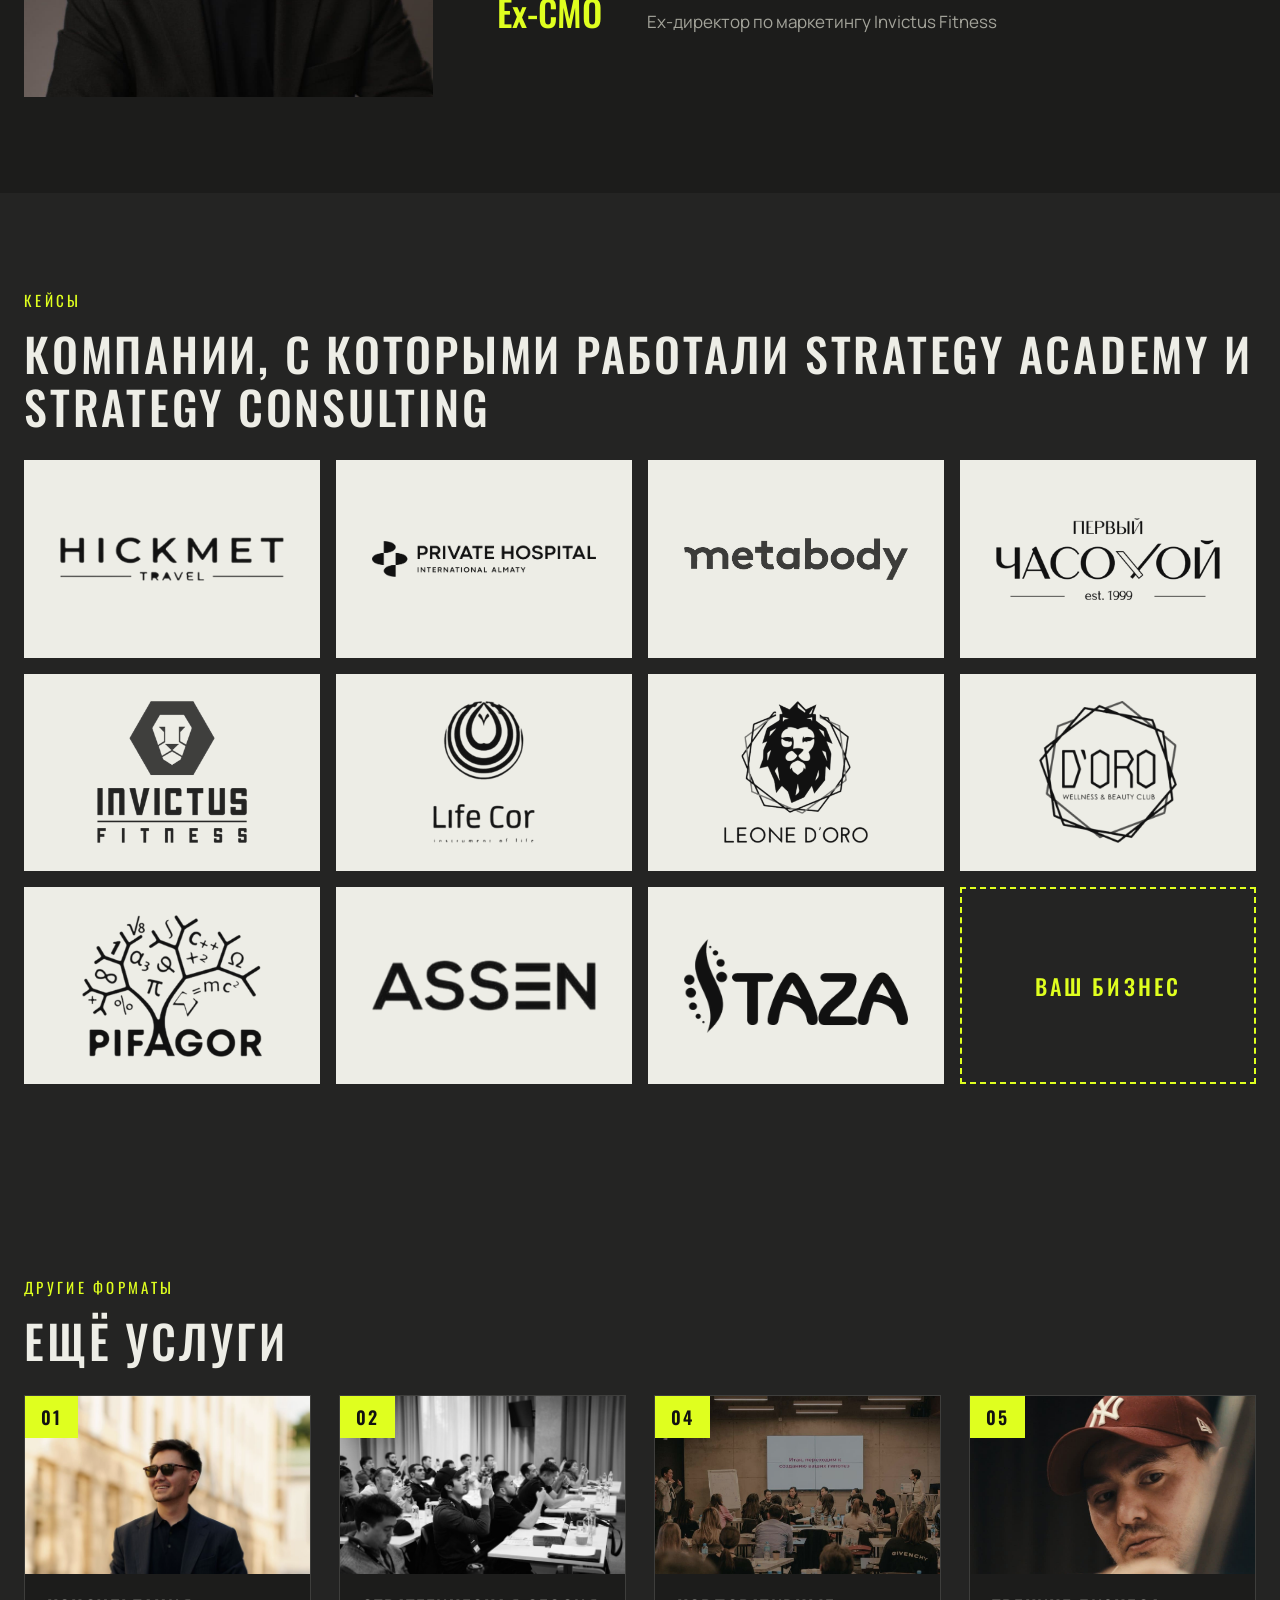
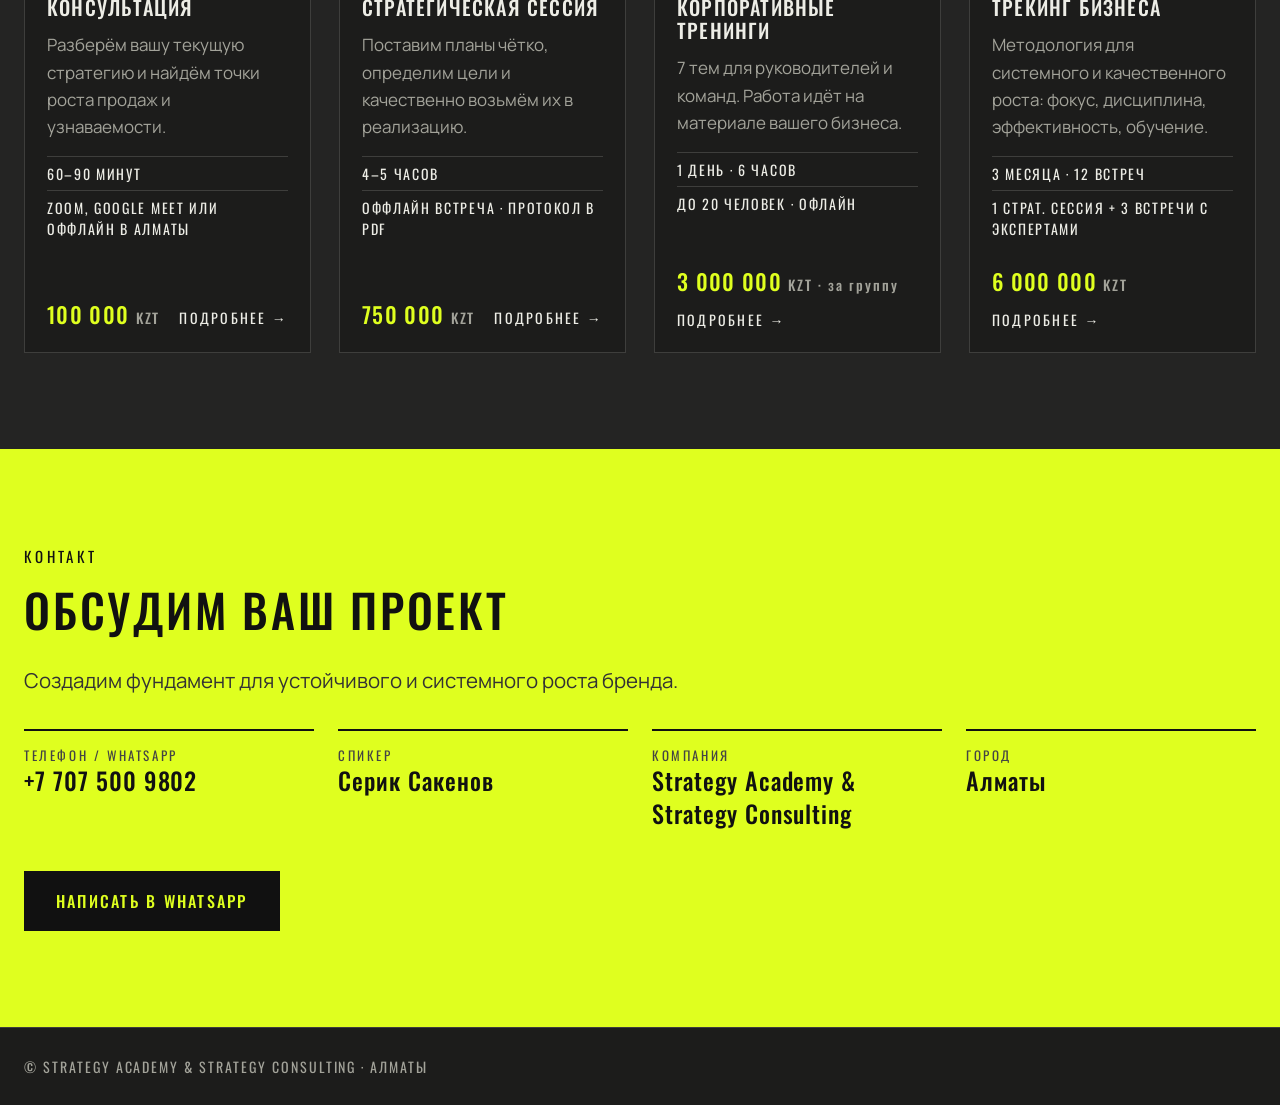
<file: marketing-strategy.html>
<!doctype html><html lang="ru"><head><meta charset="utf-8"><meta name="viewport" content="width=device-width,initial-scale=1"><title>Маркетинговая стратегия — Серик Сакенов</title><meta name="description" content="Разработка маркетинговой стратегии с итоговой презентацией для ТОП-менеджмента: 10 блоков, 10–15 рабочих дней. 750 000 KZT."><script>if('scrollRestoration' in history)history.scrollRestoration='manual';if(!location.hash)window.scrollTo(0,0)</script><link rel="preconnect" href="https://fonts.googleapis.com"><link rel="preconnect" href="https://fonts.gstatic.com" crossorigin><link rel="stylesheet" href="https://fonts.googleapis.com/css2?family=Manrope:wght@300..800&family=Oswald:wght@300..700&display=swap"><link rel="stylesheet" href="style.css?v=1793276430897"></head><body><header class="top"><div class="wrap bar"><a class="brand" href="index.html"><span class="mark">S</span><span class="bname">STRATEGY ACADEMY<small>&amp; STRATEGY CONSULTING</small></span></a>
<button class="burger" aria-label="Меню" onclick="document.body.classList.toggle('open')"><i></i><i></i></button>
<nav class="menu"><a href="index.html">Главная</a><a href="index.html#speaker">Спикер</a><div class="dd"><a href="index.html#services" class="on">Услуги</a><div class="ddm"><a href="consultation.html">Консультация</a><a href="strategic-session.html">Стратегическая сессия</a><a href="marketing-strategy.html">Маркетинговая стратегия</a><a href="trainings.html">Корпоративные тренинги</a><a href="tracking.html">Трекинг бизнеса</a></div></div><a href="index.html#cases">Кейсы</a><a class="btn sm" href="#contact">Контакт</a></nav></div></header>
<section class="hero svc"><div class="wrap hgrid"><div><p class="crumb"><a href="index.html">Главная</a> / <a href="index.html#services">Услуги</a> / Маркетинговая стратегия</p><p class="eyebrow">Услуга 03 / 05</p><h1>Маркетинговая стратегия</h1><p class="lead">Разработка маркетинговой стратегии с итоговой презентацией для ТОП-менеджмента.</p><div class="chips"><span>10–15 рабочих дней</span><span>10 блоков стратегии</span><span>Итоговая презентация</span></div><div class="row"><a class="btn" href="https://wa.me/77075009802" target="_blank" rel="noopener">Заказать</a><span class="bigprice">750 000 <small>KZT</small></span></div></div><div class="himg"><img src="assets/hero.jpg" alt="Маркетинговая стратегия"></div></div></section>
<section class="sec"><div class="wrap two"><div><p class="eyebrow">Что входит в работу</p><h2>Разработка маркетинговой стратегии</h2></div><div><p class="lead">Разработка комплексной маркетинговой стратегии, ориентированной на достижение бизнес-целей вашей компании, увеличение доли на рынке и системное привлечение клиентов из ключевых сегментов.</p><div class="kv"><div><span>Срок работы</span><b>10–15 рабочих дней</b></div><div><span>Результат</span><b>Итоговая презентация для ТОП-менеджмента</b></div></div></div></div></section>
<section class="sec alt"><div class="wrap"><p class="eyebrow">Содержание стратегии</p><h2>10 блоков стратегии</h2><div class="blocks"><div class="blk"><span>01</span><h3>Позиционирование</h3><p>Позиционирование компании на рынке, с учётом конкурентной среды и уникальных преимуществ</p></div><div class="blk"><span>02</span><h3>Сегментация клиентов</h3><p>Выделим ключевые B2B- и B2C-аудитории, с фокусом на потребности и критерии выбора</p></div><div class="blk"><span>03</span><h3>Продуктовая сегментация</h3><p>Структурируем продуктовую линейку под нужды целевых клиентов</p></div><div class="blk"><span>04</span><h3>Конкурентный анализ</h3><p>Разберём игроков рынка, их каналы, УТП и ценовые стратегии</p></div><div class="blk"><span>05</span><h3>Клиентский путь и метрики</h3><p>Построим путь клиента от первого касания до сделки, определим точки влияния и ключевые показатели эффективности</p></div><div class="blk"><span>06</span><h3>Маркетинг-отчётность</h3><p>Создадим простую и наглядную форму отчётности для контроля эффективности</p></div><div class="blk"><span>07</span><h3>Оценка маркетинговых каналов</h3><p>Определим, какие каналы работают, а какие — нет</p></div><div class="blk"><span>08</span><h3>Оргструктура отдела маркетинга</h3><p>Предложим эффективную модель команды</p></div><div class="blk"><span>09</span><h3>Должностные инструкции и KPI</h3><p>Для маркетинговой команды</p></div><div class="blk"><span>10</span><h3>Механики роста</h3><p>Инструменты для увеличения среднего чека, повторных продаж и удержания клиентов</p></div></div></div></section>
<section class="sec"><div class="wrap"><div class="pgrid"><div><p class="eyebrow">Стоимость</p><h2>Что вы получаете</h2><div class="plus"><span>10–15 рабочих дней</span><i>+</i><span>10 блоков</span><i>+</i><span>Презентация для ТОП-менеджмента</span></div></div><aside class="pbox"><span>Итого</span><p>Стоимость работы, при единоразовой оплате</p><b>750 000 <small>KZT</small></b><a class="btn" href="https://wa.me/77075009802" target="_blank" rel="noopener">Заказать</a></aside></div></div></section>
<section class="sec" id="speaker"><div class="wrap spk"><div class="spk-ph"><img src="assets/speaker.jpg" alt="Серик Сакенов" loading="lazy"></div><div><p class="eyebrow">Спикер</p><h2>Серик Сакенов</h2><div class="facts"><div><b>7 лет</b><span>Опыт в маркетинге</span></div><div><b>CEO</b><span>Основатель и СЕО Strategy Academy и Strategy Consulting, продюсер, бизнес-консультант</span></div><div><b>Ex-CMO</b><span>Ex-директор по маркетингу Invictus Fitness</span></div></div></div></div></section><section class="sec alt" id="cases"><div class="wrap"><p class="eyebrow">Кейсы</p><h2>Компании, с которыми работали Strategy Academy и Strategy Consulting</h2><div class="logos"><div class="logo"><img src="assets/logos/logo1.png" alt="Логотип клиента 1" loading="lazy"></div><div class="logo"><img src="assets/logos/logo2.png" alt="Логотип клиента 2" loading="lazy"></div><div class="logo"><img src="assets/logos/logo3.png" alt="Логотип клиента 3" loading="lazy"></div><div class="logo"><img src="assets/logos/logo4.png" alt="Логотип клиента 4" loading="lazy"></div><div class="logo"><img src="assets/logos/logo5.png" alt="Логотип клиента 5" loading="lazy"></div><div class="logo"><img src="assets/logos/logo6.png" alt="Логотип клиента 6" loading="lazy"></div><div class="logo"><img src="assets/logos/logo7.png" alt="Логотип клиента 7" loading="lazy"></div><div class="logo"><img src="assets/logos/logo8.png" alt="Логотип клиента 8" loading="lazy"></div><div class="logo"><img src="assets/logos/logo9.png" alt="Логотип клиента 9" loading="lazy"></div><div class="logo"><img src="assets/logos/logo10.png" alt="Логотип клиента 10" loading="lazy"></div><div class="logo"><img src="assets/logos/logo11.png" alt="Логотип клиента 11" loading="lazy"></div><div class="logo logo-you">ВАШ БИЗНЕС</div></div></div></section><section class="sec alt"><div class="wrap"><p class="eyebrow">Другие форматы</p><h2>Ещё услуги</h2><div class="cards sm"><a class="card" href="consultation.html"><div class="cimg"><img src="assets/consult.jpg" alt="Консультация" loading="lazy"><span class="num">01</span></div><div class="cbody"><h3>Консультация</h3><p>Разберём вашу текущую стратегию и найдём точки роста продаж и узнаваемости.</p><ul><li>60–90 минут</li><li>Zoom, Google Meet или оффлайн в Алматы</li></ul><div class="cfoot"><span class="price">100 000 <small>KZT</small></span><span class="go">Подробнее →</span></div></div></a><a class="card" href="strategic-session.html"><div class="cimg"><img src="assets/session.jpg" alt="Стратегическая сессия" loading="lazy"><span class="num">02</span></div><div class="cbody"><h3>Стратегическая сессия</h3><p>Поставим планы чётко, определим цели и качественно возьмём их в реализацию.</p><ul><li>4–5 часов</li><li>Оффлайн встреча · протокол в PDF</li></ul><div class="cfoot"><span class="price">750 000 <small>KZT</small></span><span class="go">Подробнее →</span></div></div></a><a class="card" href="trainings.html"><div class="cimg"><img src="assets/trainings.jpg" alt="Корпоративные тренинги" loading="lazy"><span class="num">04</span></div><div class="cbody"><h3>Корпоративные тренинги</h3><p>7 тем для руководителей и команд. Работа идёт на материале вашего бизнеса.</p><ul><li>1 день · 6 часов</li><li>До 20 человек · офлайн</li></ul><div class="cfoot"><span class="price">3 000 000 <small>KZT · за группу</small></span><span class="go">Подробнее →</span></div></div></a><a class="card" href="tracking.html"><div class="cimg"><img src="assets/tracking.jpg" alt="Трекинг бизнеса" loading="lazy"><span class="num">05</span></div><div class="cbody"><h3>Трекинг бизнеса</h3><p>Методология для системного и качественного роста: фокус, дисциплина, эффективность, обучение.</p><ul><li>3 месяца · 12 встреч</li><li>1 страт. сессия + 3 встречи с экспертами</li></ul><div class="cfoot"><span class="price">6 000 000 <small>KZT</small></span><span class="go">Подробнее →</span></div></div></a></div></div></section><section class="sec contact" id="contact"><div class="wrap"><p class="eyebrow">Контакт</p><h2>Обсудим ваш проект</h2><p class="lead">Создадим фундамент для устойчивого и системного роста бренда.</p><div class="cgrid"><div><span>Телефон / WhatsApp</span><a href="tel:+77075009802">+7 707 500 9802</a></div><div><span>Спикер</span><b>Серик Сакенов</b></div><div><span>Компания</span><b>Strategy Academy &amp; Strategy Consulting</b></div><div><span>Город</span><b>Алматы</b></div></div><a class="btn" href="https://wa.me/77075009802" target="_blank" rel="noopener">Написать в WhatsApp</a></div></section><footer><div class="wrap">© Strategy Academy &amp; Strategy Consulting · Алматы</div></footer><a class="wa-fab" href="https://wa.me/77075009802" target="_blank" rel="noopener">Написать в WhatsApp</a><script src="main.js?v=1793276430897"></script></body></html>
</file>
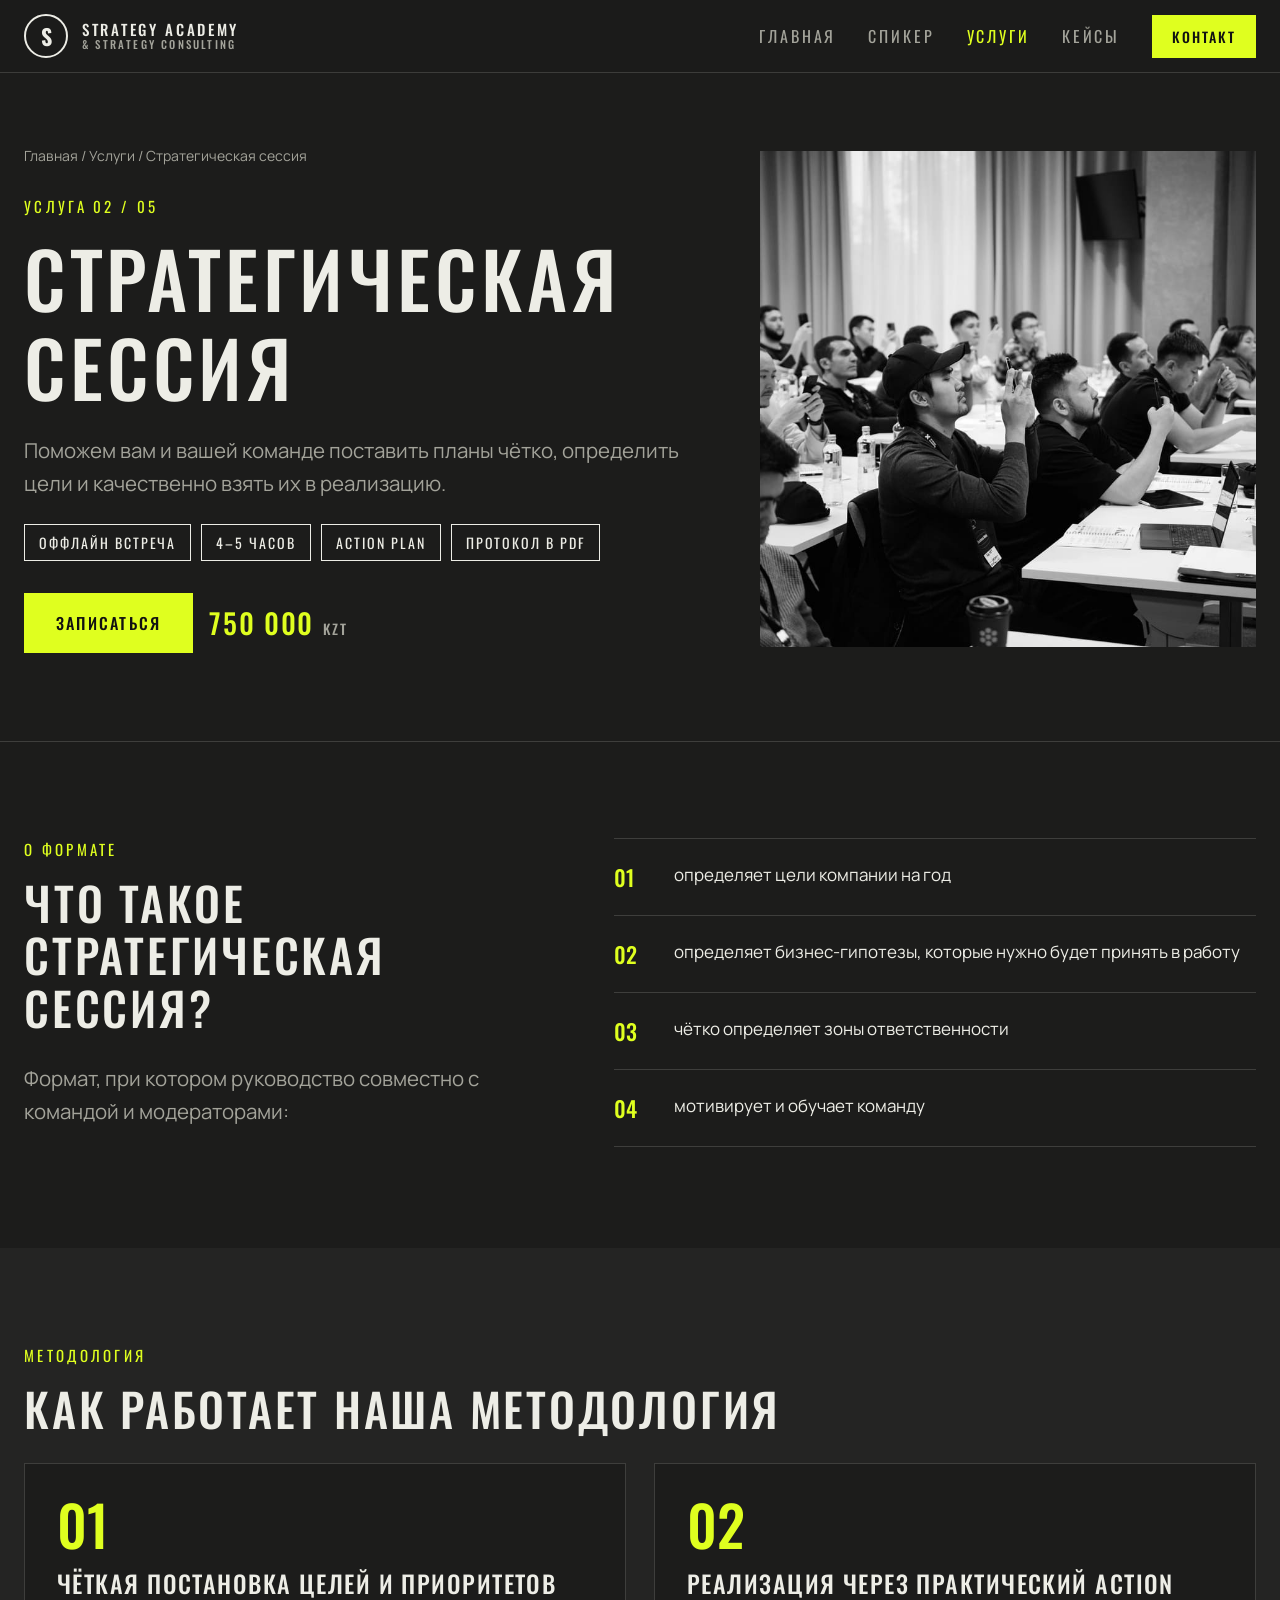
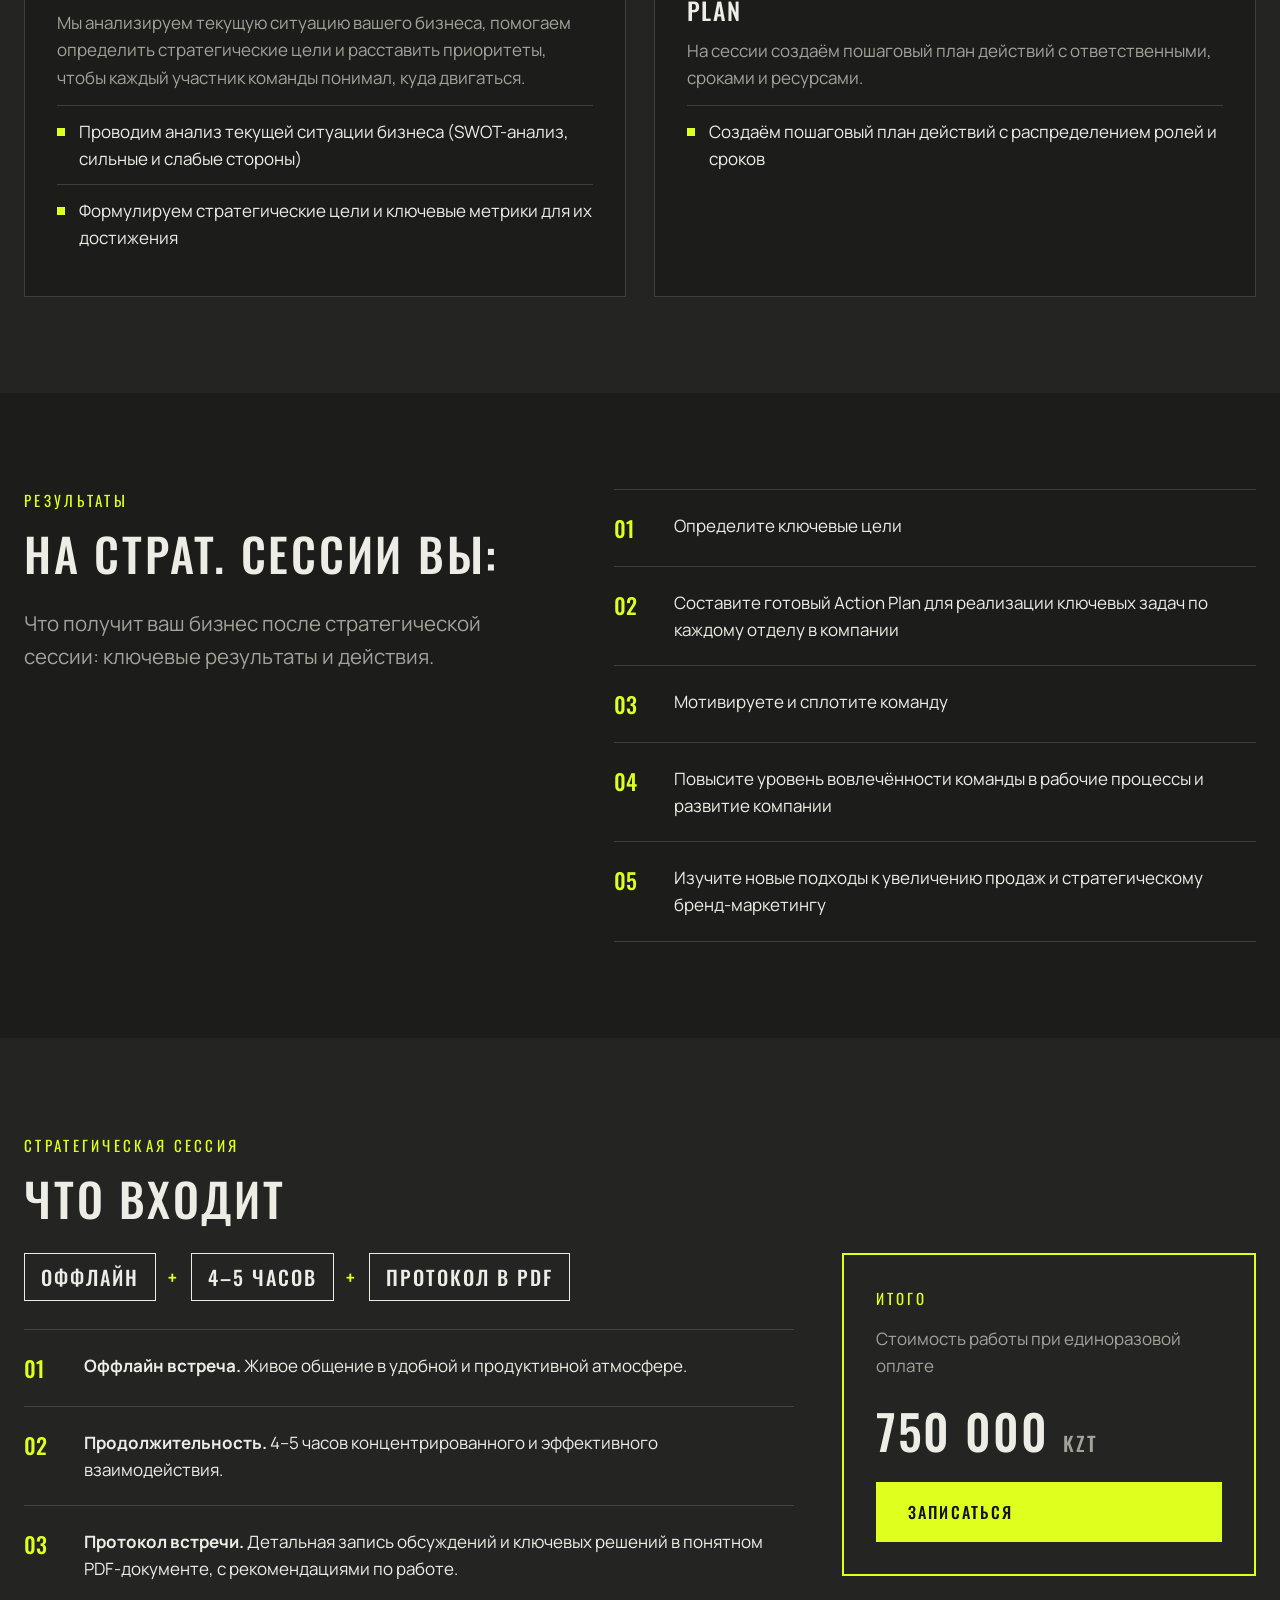
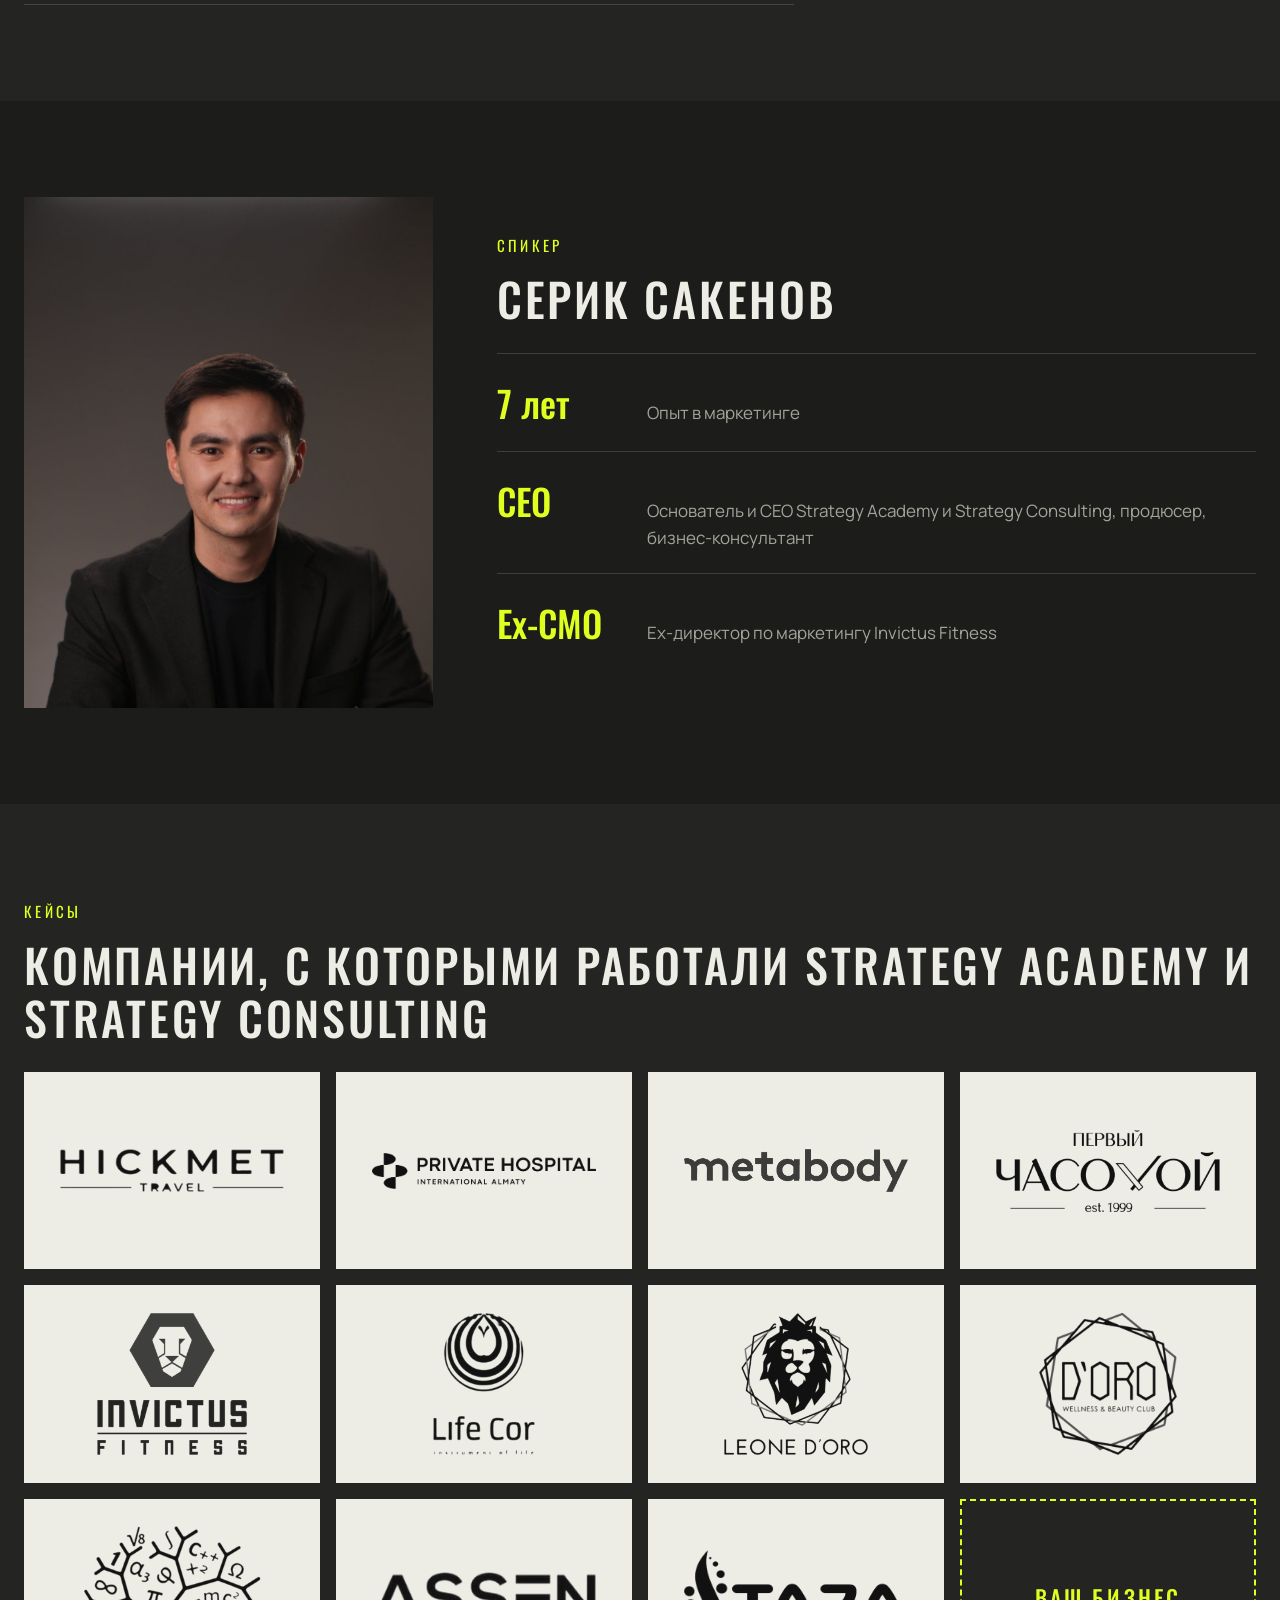
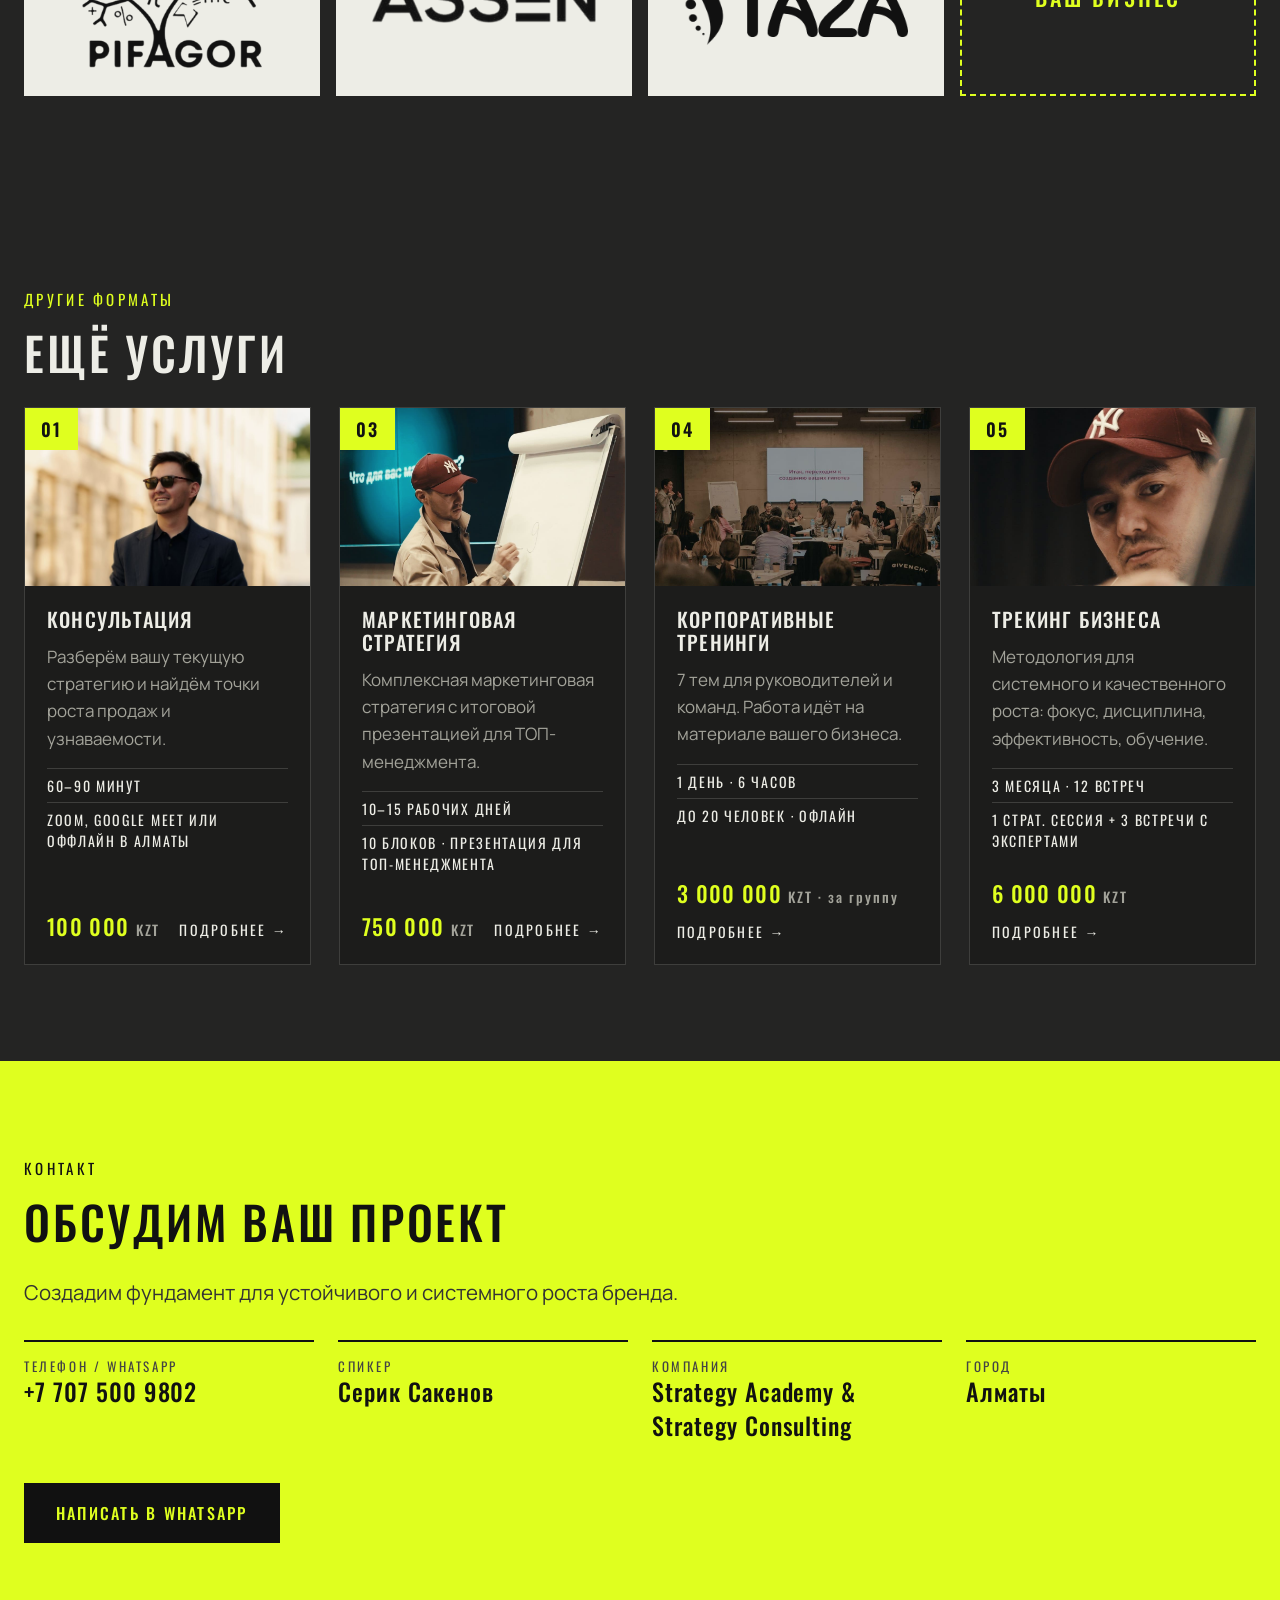
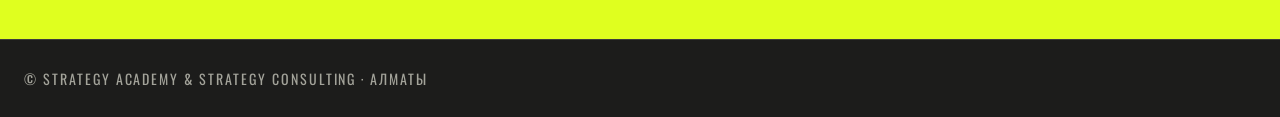
<file: strategic-session.html>
<!doctype html><html lang="ru"><head><meta charset="utf-8"><meta name="viewport" content="width=device-width,initial-scale=1"><title>Стратегическая сессия — Серик Сакенов</title><meta name="description" content="Стратегическая сессия: оффлайн 4–5 часов, Action Plan и протокол в PDF. 750 000 KZT."><script>if('scrollRestoration' in history)history.scrollRestoration='manual';if(!location.hash)window.scrollTo(0,0)</script><link rel="preconnect" href="https://fonts.googleapis.com"><link rel="preconnect" href="https://fonts.gstatic.com" crossorigin><link rel="stylesheet" href="https://fonts.googleapis.com/css2?family=Manrope:wght@300..800&family=Oswald:wght@300..700&display=swap"><link rel="stylesheet" href="style.css?v=1793276430897"></head><body><header class="top"><div class="wrap bar"><a class="brand" href="index.html"><span class="mark">S</span><span class="bname">STRATEGY ACADEMY<small>&amp; STRATEGY CONSULTING</small></span></a>
<button class="burger" aria-label="Меню" onclick="document.body.classList.toggle('open')"><i></i><i></i></button>
<nav class="menu"><a href="index.html">Главная</a><a href="index.html#speaker">Спикер</a><div class="dd"><a href="index.html#services" class="on">Услуги</a><div class="ddm"><a href="consultation.html">Консультация</a><a href="strategic-session.html">Стратегическая сессия</a><a href="marketing-strategy.html">Маркетинговая стратегия</a><a href="trainings.html">Корпоративные тренинги</a><a href="tracking.html">Трекинг бизнеса</a></div></div><a href="index.html#cases">Кейсы</a><a class="btn sm" href="#contact">Контакт</a></nav></div></header>
<section class="hero svc"><div class="wrap hgrid"><div><p class="crumb"><a href="index.html">Главная</a> / <a href="index.html#services">Услуги</a> / Стратегическая сессия</p><p class="eyebrow">Услуга 02 / 05</p><h1>Стратегическая сессия</h1><p class="lead">Поможем вам и вашей команде поставить планы чётко, определить цели и качественно взять их в реализацию.</p><div class="chips"><span>Оффлайн встреча</span><span>4–5 часов</span><span>Action Plan</span><span>Протокол в PDF</span></div><div class="row"><a class="btn" href="https://wa.me/77075009802" target="_blank" rel="noopener">Записаться</a><span class="bigprice">750 000 <small>KZT</small></span></div></div><div class="himg"><img src="assets/session.jpg" alt="Стратегическая сессия"></div></div></section>
<section class="sec"><div class="wrap two"><div><p class="eyebrow">О формате</p><h2>Что такое стратегическая сессия?</h2><p class="lead">Формат, при котором руководство совместно с командой и модераторами:</p></div><ol class="steps"><li><span>01</span><p>определяет цели компании на год</p></li><li><span>02</span><p>определяет бизнес-гипотезы, которые нужно будет принять в работу</p></li><li><span>03</span><p>чётко определяет зоны ответственности</p></li><li><span>04</span><p>мотивирует и обучает команду</p></li></ol></div></section>
<section class="sec alt"><div class="wrap"><p class="eyebrow">Методология</p><h2>Как работает наша методология</h2><div class="cols2"><div class="box"><span class="big">01</span><h3>Чёткая постановка целей и приоритетов</h3><p>Мы анализируем текущую ситуацию вашего бизнеса, помогаем определить стратегические цели и расставить приоритеты, чтобы каждый участник команды понимал, куда двигаться.</p><ul><li>Проводим анализ текущей ситуации бизнеса (SWOT-анализ, сильные и слабые стороны)</li><li>Формулируем стратегические цели и ключевые метрики для их достижения</li></ul></div><div class="box"><span class="big">02</span><h3>Реализация через практический Action Plan</h3><p>На сессии создаём пошаговый план действий с ответственными, сроками и ресурсами.</p><ul><li>Создаём пошаговый план действий с распределением ролей и сроков</li></ul></div></div></div></section>
<section class="sec"><div class="wrap two"><div><p class="eyebrow">Результаты</p><h2>На страт. сессии вы:</h2><p class="lead">Что получит ваш бизнес после стратегической сессии: ключевые результаты и действия.</p></div><ol class="steps"><li><span>01</span><p>Определите ключевые цели</p></li><li><span>02</span><p>Составите готовый Action Plan для реализации ключевых задач по каждому отделу в компании</p></li><li><span>03</span><p>Мотивируете и сплотите команду</p></li><li><span>04</span><p>Повысите уровень вовлечённости команды в рабочие процессы и развитие компании</p></li><li><span>05</span><p>Изучите новые подходы к увеличению продаж и стратегическому бренд-маркетингу</p></li></ol></div></section>
<section class="sec alt"><div class="wrap"><p class="eyebrow">Стратегическая сессия</p><h2>Что входит</h2><div class="pgrid"><div><div class="plus"><span>Оффлайн</span><i>+</i><span>4–5 часов</span><i>+</i><span>Протокол в PDF</span></div><ol class="steps"><li><span>01</span><p><b>Оффлайн встреча.</b> Живое общение в удобной и продуктивной атмосфере.</p></li><li><span>02</span><p><b>Продолжительность.</b> 4–5 часов концентрированного и эффективного взаимодействия.</p></li><li><span>03</span><p><b>Протокол встречи.</b> Детальная запись обсуждений и ключевых решений в понятном PDF-документе, с рекомендациями по работе.</p></li></ol></div><aside class="pbox"><span>Итого</span><p>Стоимость работы при единоразовой оплате</p><b>750 000 <small>KZT</small></b><a class="btn" href="https://wa.me/77075009802" target="_blank" rel="noopener">Записаться</a></aside></div></div></section>
<section class="sec" id="speaker"><div class="wrap spk"><div class="spk-ph"><img src="assets/speaker.jpg" alt="Серик Сакенов" loading="lazy"></div><div><p class="eyebrow">Спикер</p><h2>Серик Сакенов</h2><div class="facts"><div><b>7 лет</b><span>Опыт в маркетинге</span></div><div><b>CEO</b><span>Основатель и СЕО Strategy Academy и Strategy Consulting, продюсер, бизнес-консультант</span></div><div><b>Ex-CMO</b><span>Ex-директор по маркетингу Invictus Fitness</span></div></div></div></div></section><section class="sec alt" id="cases"><div class="wrap"><p class="eyebrow">Кейсы</p><h2>Компании, с которыми работали Strategy Academy и Strategy Consulting</h2><div class="logos"><div class="logo"><img src="assets/logos/logo1.png" alt="Логотип клиента 1" loading="lazy"></div><div class="logo"><img src="assets/logos/logo2.png" alt="Логотип клиента 2" loading="lazy"></div><div class="logo"><img src="assets/logos/logo3.png" alt="Логотип клиента 3" loading="lazy"></div><div class="logo"><img src="assets/logos/logo4.png" alt="Логотип клиента 4" loading="lazy"></div><div class="logo"><img src="assets/logos/logo5.png" alt="Логотип клиента 5" loading="lazy"></div><div class="logo"><img src="assets/logos/logo6.png" alt="Логотип клиента 6" loading="lazy"></div><div class="logo"><img src="assets/logos/logo7.png" alt="Логотип клиента 7" loading="lazy"></div><div class="logo"><img src="assets/logos/logo8.png" alt="Логотип клиента 8" loading="lazy"></div><div class="logo"><img src="assets/logos/logo9.png" alt="Логотип клиента 9" loading="lazy"></div><div class="logo"><img src="assets/logos/logo10.png" alt="Логотип клиента 10" loading="lazy"></div><div class="logo"><img src="assets/logos/logo11.png" alt="Логотип клиента 11" loading="lazy"></div><div class="logo logo-you">ВАШ БИЗНЕС</div></div></div></section><section class="sec alt"><div class="wrap"><p class="eyebrow">Другие форматы</p><h2>Ещё услуги</h2><div class="cards sm"><a class="card" href="consultation.html"><div class="cimg"><img src="assets/consult.jpg" alt="Консультация" loading="lazy"><span class="num">01</span></div><div class="cbody"><h3>Консультация</h3><p>Разберём вашу текущую стратегию и найдём точки роста продаж и узнаваемости.</p><ul><li>60–90 минут</li><li>Zoom, Google Meet или оффлайн в Алматы</li></ul><div class="cfoot"><span class="price">100 000 <small>KZT</small></span><span class="go">Подробнее →</span></div></div></a><a class="card" href="marketing-strategy.html"><div class="cimg"><img src="assets/hero.jpg" alt="Маркетинговая стратегия" loading="lazy"><span class="num">03</span></div><div class="cbody"><h3>Маркетинговая стратегия</h3><p>Комплексная маркетинговая стратегия с итоговой презентацией для ТОП-менеджмента.</p><ul><li>10–15 рабочих дней</li><li>10 блоков · презентация для ТОП-менеджмента</li></ul><div class="cfoot"><span class="price">750 000 <small>KZT</small></span><span class="go">Подробнее →</span></div></div></a><a class="card" href="trainings.html"><div class="cimg"><img src="assets/trainings.jpg" alt="Корпоративные тренинги" loading="lazy"><span class="num">04</span></div><div class="cbody"><h3>Корпоративные тренинги</h3><p>7 тем для руководителей и команд. Работа идёт на материале вашего бизнеса.</p><ul><li>1 день · 6 часов</li><li>До 20 человек · офлайн</li></ul><div class="cfoot"><span class="price">3 000 000 <small>KZT · за группу</small></span><span class="go">Подробнее →</span></div></div></a><a class="card" href="tracking.html"><div class="cimg"><img src="assets/tracking.jpg" alt="Трекинг бизнеса" loading="lazy"><span class="num">05</span></div><div class="cbody"><h3>Трекинг бизнеса</h3><p>Методология для системного и качественного роста: фокус, дисциплина, эффективность, обучение.</p><ul><li>3 месяца · 12 встреч</li><li>1 страт. сессия + 3 встречи с экспертами</li></ul><div class="cfoot"><span class="price">6 000 000 <small>KZT</small></span><span class="go">Подробнее →</span></div></div></a></div></div></section><section class="sec contact" id="contact"><div class="wrap"><p class="eyebrow">Контакт</p><h2>Обсудим ваш проект</h2><p class="lead">Создадим фундамент для устойчивого и системного роста бренда.</p><div class="cgrid"><div><span>Телефон / WhatsApp</span><a href="tel:+77075009802">+7 707 500 9802</a></div><div><span>Спикер</span><b>Серик Сакенов</b></div><div><span>Компания</span><b>Strategy Academy &amp; Strategy Consulting</b></div><div><span>Город</span><b>Алматы</b></div></div><a class="btn" href="https://wa.me/77075009802" target="_blank" rel="noopener">Написать в WhatsApp</a></div></section><footer><div class="wrap">© Strategy Academy &amp; Strategy Consulting · Алматы</div></footer><a class="wa-fab" href="https://wa.me/77075009802" target="_blank" rel="noopener">Написать в WhatsApp</a><script src="main.js?v=1793276430897"></script></body></html>
</file>
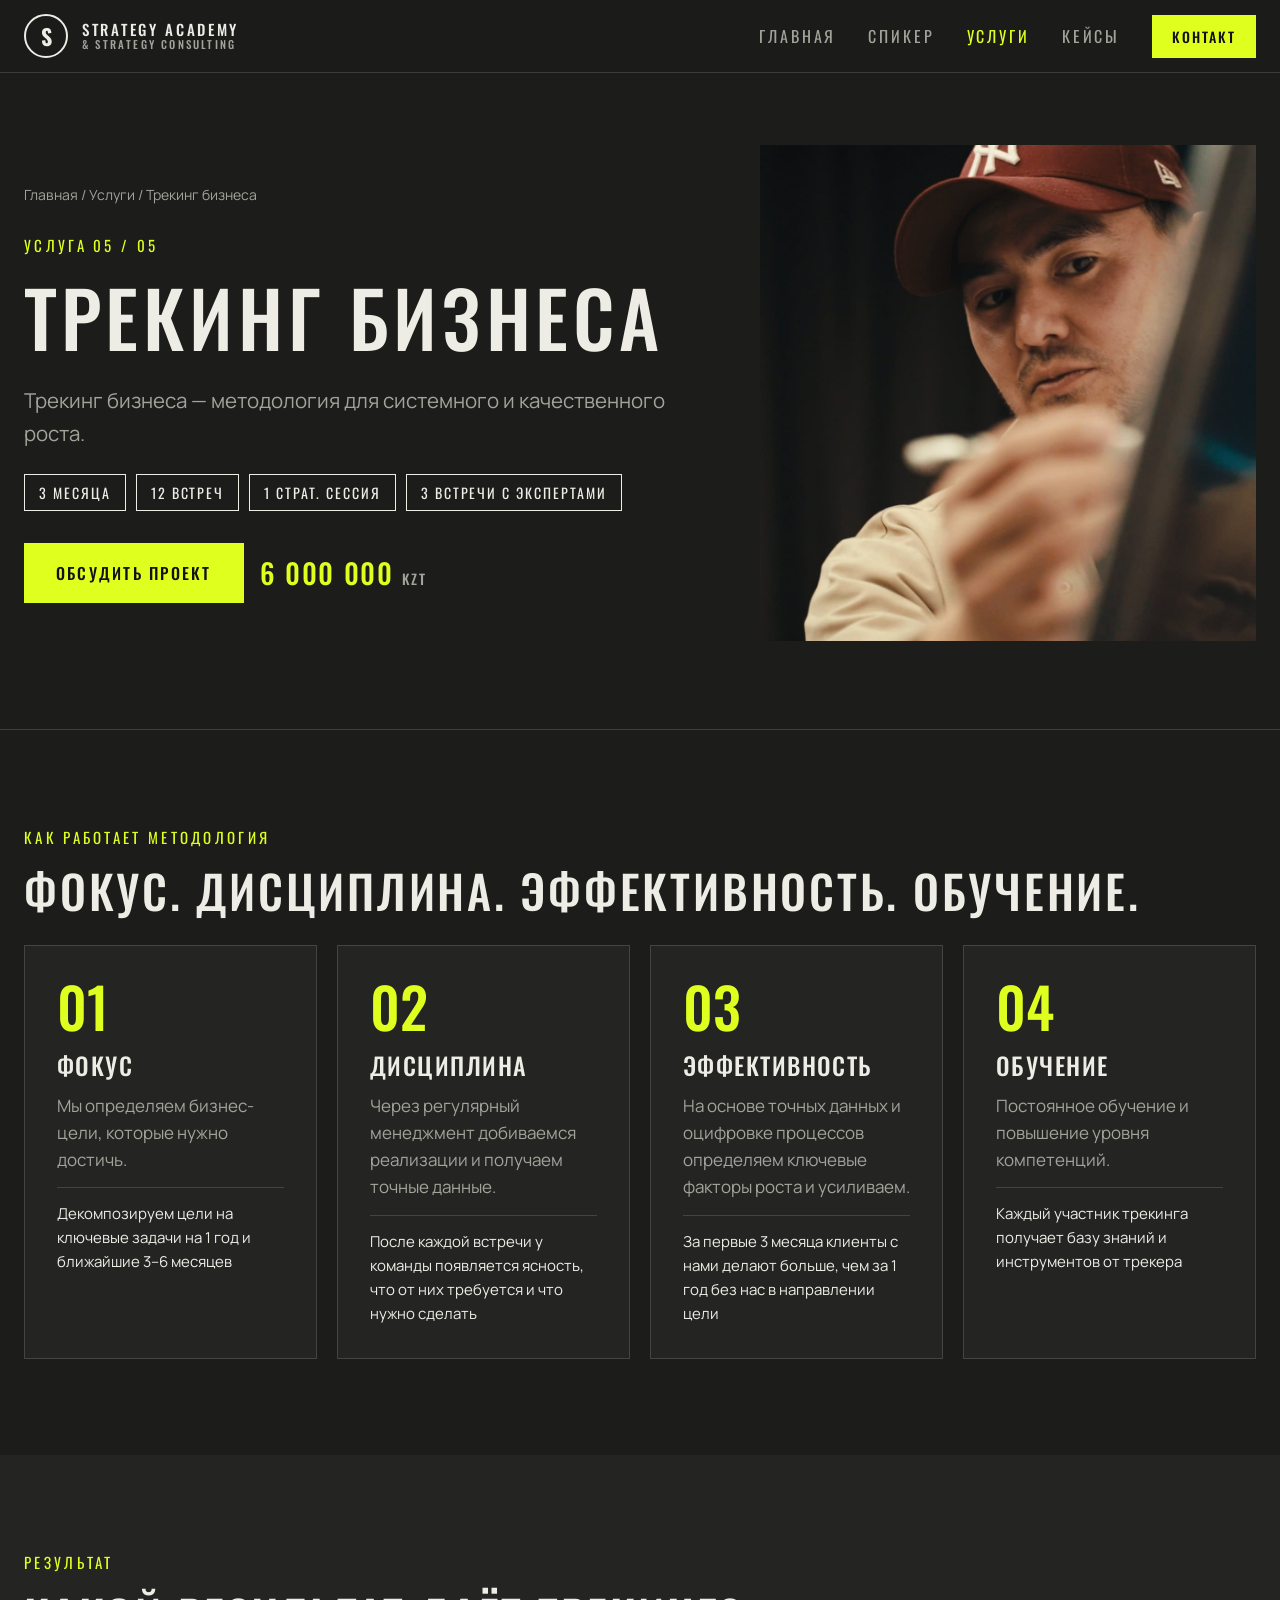
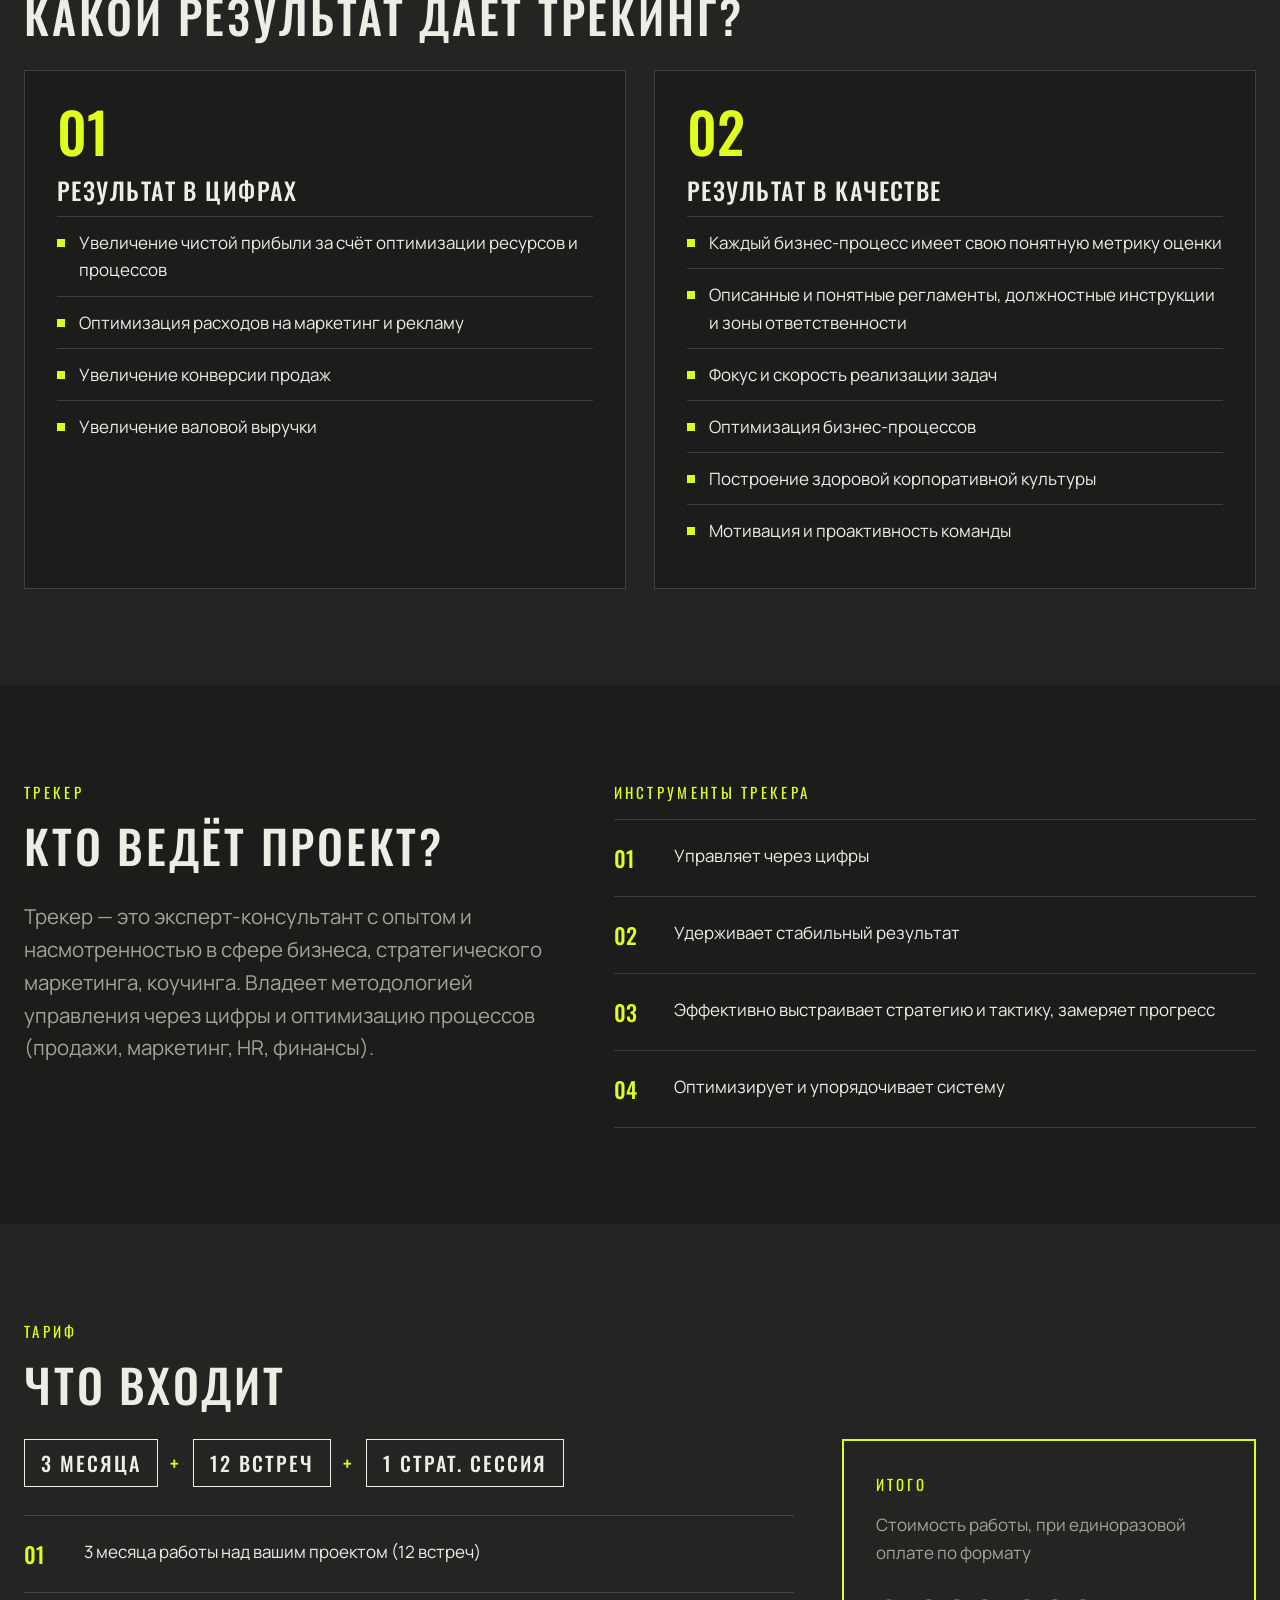
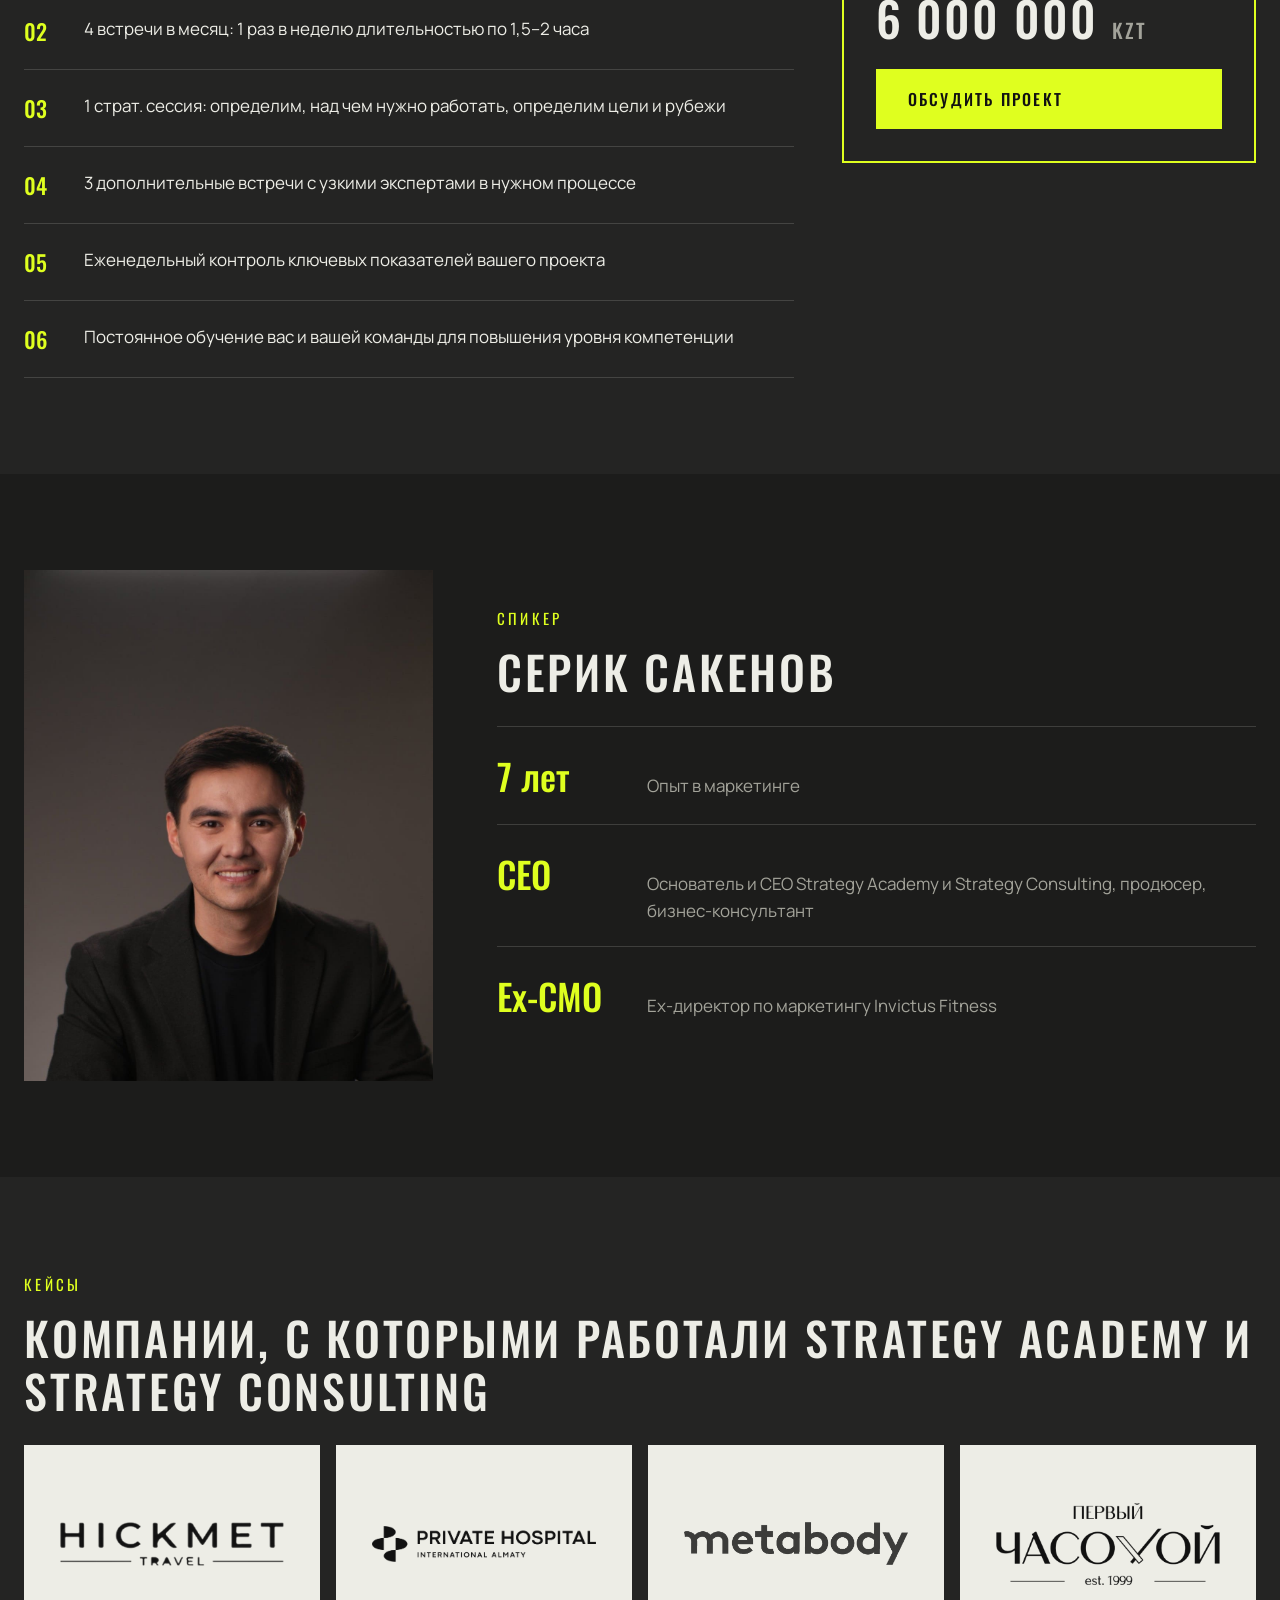
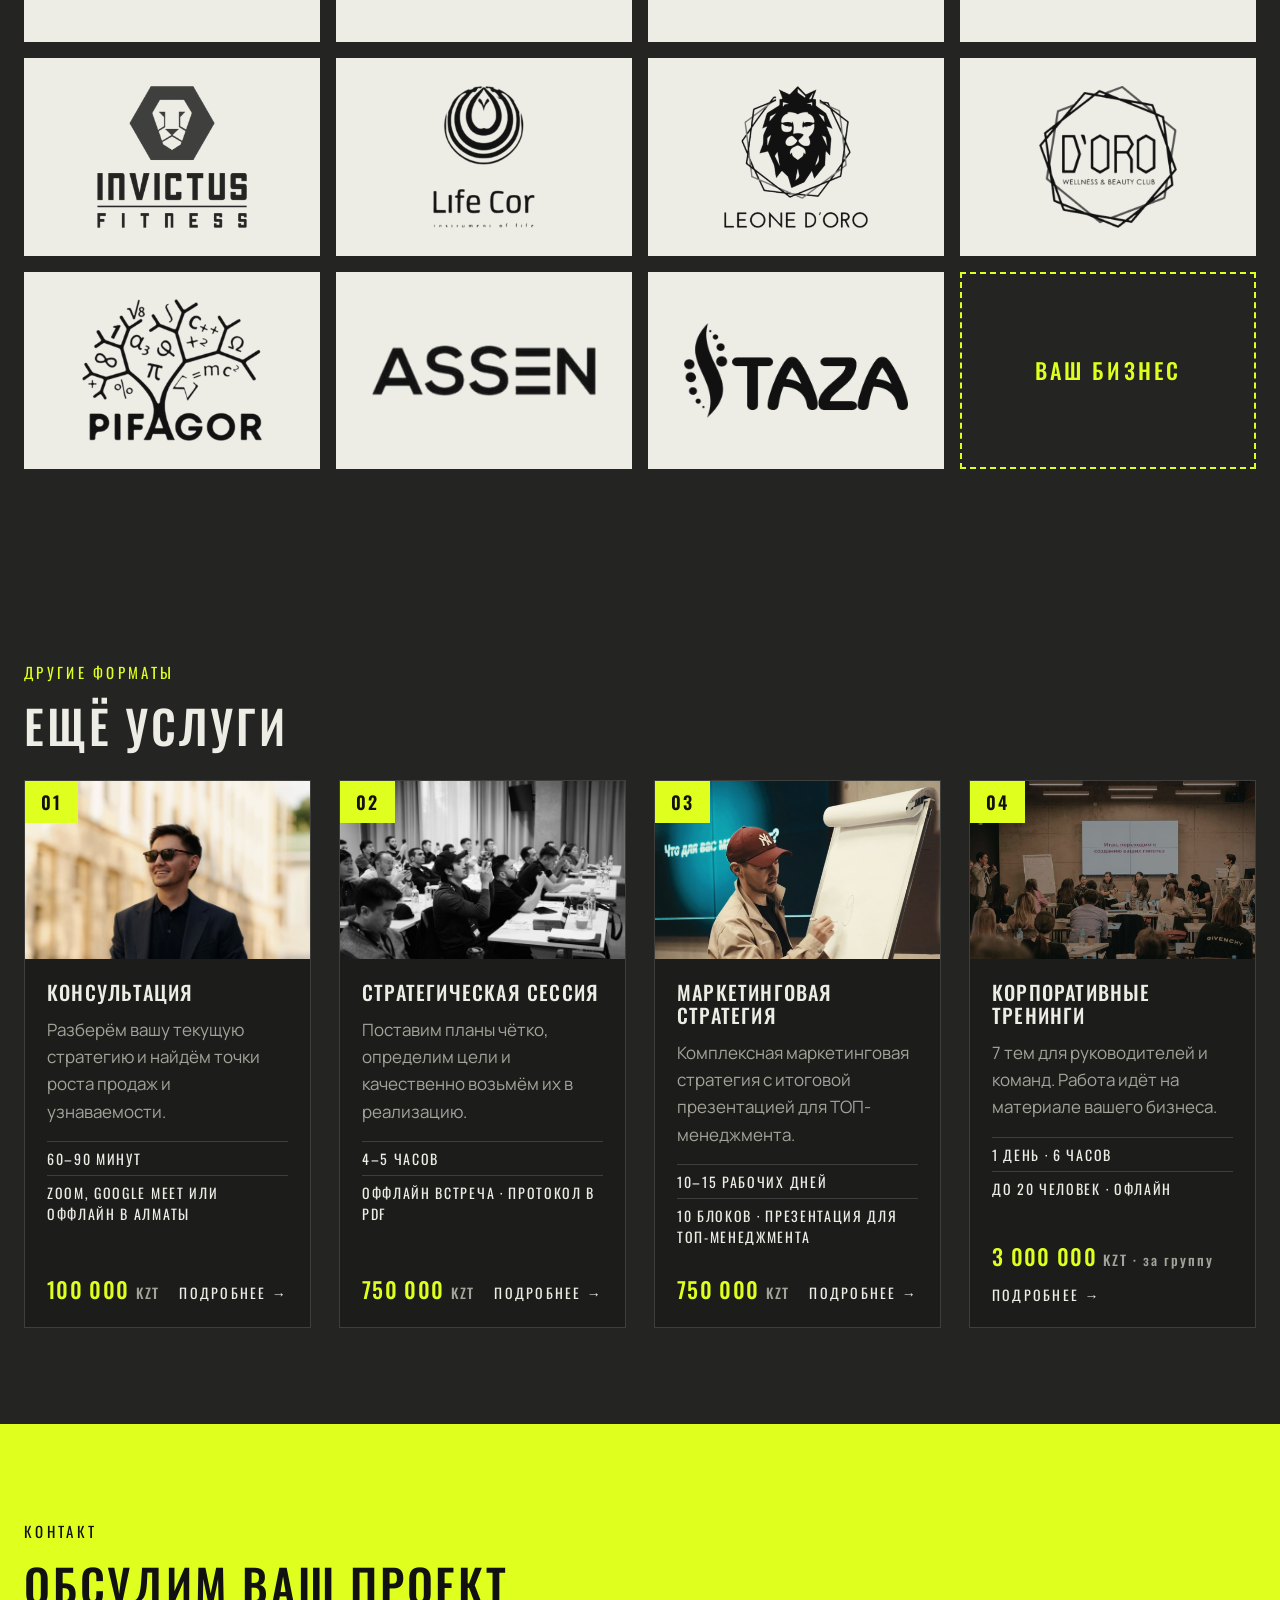
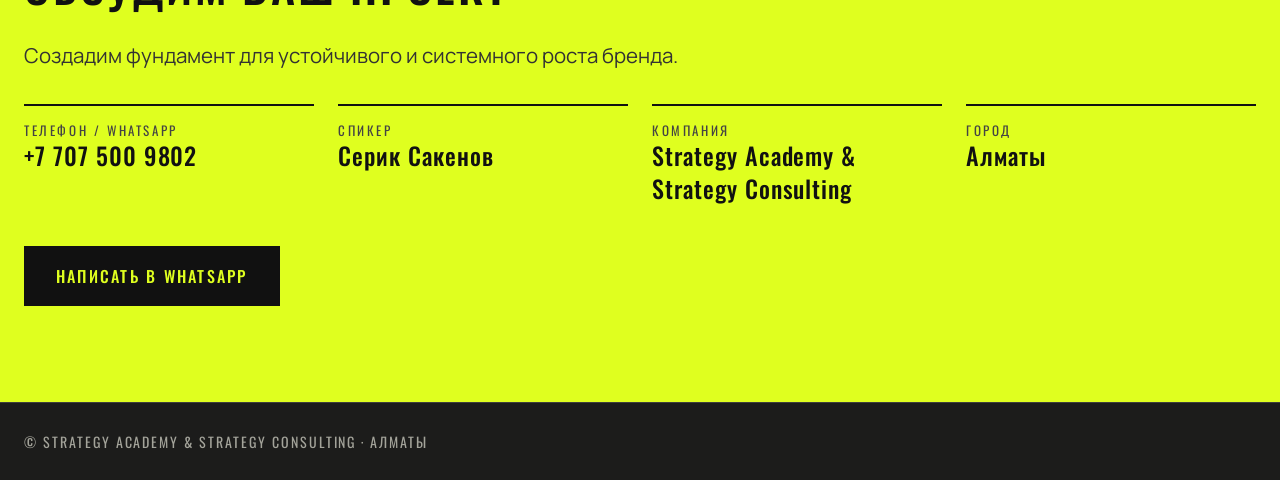
<file: tracking.html>
<!doctype html><html lang="ru"><head><meta charset="utf-8"><meta name="viewport" content="width=device-width,initial-scale=1"><title>Трекинг бизнеса — Серик Сакенов</title><meta name="description" content="Трекинг бизнеса: методология для системного роста, 3 месяца, 12 встреч, 1 страт. сессия. 6 000 000 KZT."><script>if('scrollRestoration' in history)history.scrollRestoration='manual';if(!location.hash)window.scrollTo(0,0)</script><link rel="preconnect" href="https://fonts.googleapis.com"><link rel="preconnect" href="https://fonts.gstatic.com" crossorigin><link rel="stylesheet" href="https://fonts.googleapis.com/css2?family=Manrope:wght@300..800&family=Oswald:wght@300..700&display=swap"><link rel="stylesheet" href="style.css?v=1793276430898"></head><body><header class="top"><div class="wrap bar"><a class="brand" href="index.html"><span class="mark">S</span><span class="bname">STRATEGY ACADEMY<small>&amp; STRATEGY CONSULTING</small></span></a>
<button class="burger" aria-label="Меню" onclick="document.body.classList.toggle('open')"><i></i><i></i></button>
<nav class="menu"><a href="index.html">Главная</a><a href="index.html#speaker">Спикер</a><div class="dd"><a href="index.html#services" class="on">Услуги</a><div class="ddm"><a href="consultation.html">Консультация</a><a href="strategic-session.html">Стратегическая сессия</a><a href="marketing-strategy.html">Маркетинговая стратегия</a><a href="trainings.html">Корпоративные тренинги</a><a href="tracking.html">Трекинг бизнеса</a></div></div><a href="index.html#cases">Кейсы</a><a class="btn sm" href="#contact">Контакт</a></nav></div></header>
<section class="hero svc"><div class="wrap hgrid"><div><p class="crumb"><a href="index.html">Главная</a> / <a href="index.html#services">Услуги</a> / Трекинг бизнеса</p><p class="eyebrow">Услуга 05 / 05</p><h1>Трекинг бизнеса</h1><p class="lead">Трекинг бизнеса — методология для системного и качественного роста.</p><div class="chips"><span>3 месяца</span><span>12 встреч</span><span>1 страт. сессия</span><span>3 встречи с экспертами</span></div><div class="row"><a class="btn" href="https://wa.me/77075009802" target="_blank" rel="noopener">Обсудить проект</a><span class="bigprice">6 000 000 <small>KZT</small></span></div></div><div class="himg"><img src="assets/tracking.jpg" alt="Трекинг бизнеса"></div></div></section>
<section class="sec"><div class="wrap"><p class="eyebrow">Как работает методология</p><h2>Фокус. Дисциплина. Эффективность. Обучение.</h2><div class="cols4">
<div class="box"><span class="big">01</span><h3>Фокус</h3><p>Мы определяем бизнес-цели, которые нужно достичь.</p><small>Декомпозируем цели на ключевые задачи на 1 год и ближайшие 3–6 месяцев</small></div>
<div class="box"><span class="big">02</span><h3>Дисциплина</h3><p>Через регулярный менеджмент добиваемся реализации и получаем точные данные.</p><small>После каждой встречи у команды появляется ясность, что от них требуется и что нужно сделать</small></div>
<div class="box"><span class="big">03</span><h3>Эффективность</h3><p>На основе точных данных и оцифровке процессов определяем ключевые факторы роста и усиливаем.</p><small>За первые 3 месяца клиенты с нами делают больше, чем за 1 год без нас в направлении цели</small></div>
<div class="box"><span class="big">04</span><h3>Обучение</h3><p>Постоянное обучение и повышение уровня компетенций.</p><small>Каждый участник трекинга получает базу знаний и инструментов от трекера</small></div></div></div></section>
<section class="sec alt"><div class="wrap"><p class="eyebrow">Результат</p><h2>Какой результат даёт трекинг?</h2><div class="cols2"><div class="box"><span class="big">01</span><h3>Результат в цифрах</h3><ul><li>Увеличение чистой прибыли за счёт оптимизации ресурсов и процессов</li><li>Оптимизация расходов на маркетинг и рекламу</li><li>Увеличение конверсии продаж</li><li>Увеличение валовой выручки</li></ul></div><div class="box"><span class="big">02</span><h3>Результат в качестве</h3><ul><li>Каждый бизнес-процесс имеет свою понятную метрику оценки</li><li>Описанные и понятные регламенты, должностные инструкции и зоны ответственности</li><li>Фокус и скорость реализации задач</li><li>Оптимизация бизнес-процессов</li><li>Построение здоровой корпоративной культуры</li><li>Мотивация и проактивность команды</li></ul></div></div></div></section>
<section class="sec"><div class="wrap two"><div><p class="eyebrow">Трекер</p><h2>Кто ведёт проект?</h2><p class="lead">Трекер — это эксперт-консультант с опытом и насмотренностью в сфере бизнеса, стратегического маркетинга, коучинга. Владеет методологией управления через цифры и оптимизацию процессов (продажи, маркетинг, HR, финансы).</p></div><div><p class="eyebrow">Инструменты трекера</p><ol class="steps"><li><span>01</span><p>Управляет через цифры</p></li><li><span>02</span><p>Удерживает стабильный результат</p></li><li><span>03</span><p>Эффективно выстраивает стратегию и тактику, замеряет прогресс</p></li><li><span>04</span><p>Оптимизирует и упорядочивает систему</p></li></ol></div></div></section>
<section class="sec alt"><div class="wrap"><p class="eyebrow">Тариф</p><h2>Что входит</h2><div class="pgrid"><div><div class="plus"><span>3 месяца</span><i>+</i><span>12 встреч</span><i>+</i><span>1 страт. сессия</span></div><ol class="steps"><li><span>01</span><p>3 месяца работы над вашим проектом (12 встреч)</p></li><li><span>02</span><p>4 встречи в месяц: 1 раз в неделю длительностью по 1,5–2 часа</p></li><li><span>03</span><p>1 страт. сессия: определим, над чем нужно работать, определим цели и рубежи</p></li><li><span>04</span><p>3 дополнительные встречи с узкими экспертами в нужном процессе</p></li><li><span>05</span><p>Еженедельный контроль ключевых показателей вашего проекта</p></li><li><span>06</span><p>Постоянное обучение вас и вашей команды для повышения уровня компетенции</p></li></ol></div><aside class="pbox"><span>Итого</span><p>Стоимость работы, при единоразовой оплате по формату</p><b>6 000 000 <small>KZT</small></b><a class="btn" href="https://wa.me/77075009802" target="_blank" rel="noopener">Обсудить проект</a></aside></div></div></section>
<section class="sec" id="speaker"><div class="wrap spk"><div class="spk-ph"><img src="assets/speaker.jpg" alt="Серик Сакенов" loading="lazy"></div><div><p class="eyebrow">Спикер</p><h2>Серик Сакенов</h2><div class="facts"><div><b>7 лет</b><span>Опыт в маркетинге</span></div><div><b>CEO</b><span>Основатель и СЕО Strategy Academy и Strategy Consulting, продюсер, бизнес-консультант</span></div><div><b>Ex-CMO</b><span>Ex-директор по маркетингу Invictus Fitness</span></div></div></div></div></section><section class="sec alt" id="cases"><div class="wrap"><p class="eyebrow">Кейсы</p><h2>Компании, с которыми работали Strategy Academy и Strategy Consulting</h2><div class="logos"><div class="logo"><img src="assets/logos/logo1.png" alt="Логотип клиента 1" loading="lazy"></div><div class="logo"><img src="assets/logos/logo2.png" alt="Логотип клиента 2" loading="lazy"></div><div class="logo"><img src="assets/logos/logo3.png" alt="Логотип клиента 3" loading="lazy"></div><div class="logo"><img src="assets/logos/logo4.png" alt="Логотип клиента 4" loading="lazy"></div><div class="logo"><img src="assets/logos/logo5.png" alt="Логотип клиента 5" loading="lazy"></div><div class="logo"><img src="assets/logos/logo6.png" alt="Логотип клиента 6" loading="lazy"></div><div class="logo"><img src="assets/logos/logo7.png" alt="Логотип клиента 7" loading="lazy"></div><div class="logo"><img src="assets/logos/logo8.png" alt="Логотип клиента 8" loading="lazy"></div><div class="logo"><img src="assets/logos/logo9.png" alt="Логотип клиента 9" loading="lazy"></div><div class="logo"><img src="assets/logos/logo10.png" alt="Логотип клиента 10" loading="lazy"></div><div class="logo"><img src="assets/logos/logo11.png" alt="Логотип клиента 11" loading="lazy"></div><div class="logo logo-you">ВАШ БИЗНЕС</div></div></div></section><section class="sec alt"><div class="wrap"><p class="eyebrow">Другие форматы</p><h2>Ещё услуги</h2><div class="cards sm"><a class="card" href="consultation.html"><div class="cimg"><img src="assets/consult.jpg" alt="Консультация" loading="lazy"><span class="num">01</span></div><div class="cbody"><h3>Консультация</h3><p>Разберём вашу текущую стратегию и найдём точки роста продаж и узнаваемости.</p><ul><li>60–90 минут</li><li>Zoom, Google Meet или оффлайн в Алматы</li></ul><div class="cfoot"><span class="price">100 000 <small>KZT</small></span><span class="go">Подробнее →</span></div></div></a><a class="card" href="strategic-session.html"><div class="cimg"><img src="assets/session.jpg" alt="Стратегическая сессия" loading="lazy"><span class="num">02</span></div><div class="cbody"><h3>Стратегическая сессия</h3><p>Поставим планы чётко, определим цели и качественно возьмём их в реализацию.</p><ul><li>4–5 часов</li><li>Оффлайн встреча · протокол в PDF</li></ul><div class="cfoot"><span class="price">750 000 <small>KZT</small></span><span class="go">Подробнее →</span></div></div></a><a class="card" href="marketing-strategy.html"><div class="cimg"><img src="assets/hero.jpg" alt="Маркетинговая стратегия" loading="lazy"><span class="num">03</span></div><div class="cbody"><h3>Маркетинговая стратегия</h3><p>Комплексная маркетинговая стратегия с итоговой презентацией для ТОП-менеджмента.</p><ul><li>10–15 рабочих дней</li><li>10 блоков · презентация для ТОП-менеджмента</li></ul><div class="cfoot"><span class="price">750 000 <small>KZT</small></span><span class="go">Подробнее →</span></div></div></a><a class="card" href="trainings.html"><div class="cimg"><img src="assets/trainings.jpg" alt="Корпоративные тренинги" loading="lazy"><span class="num">04</span></div><div class="cbody"><h3>Корпоративные тренинги</h3><p>7 тем для руководителей и команд. Работа идёт на материале вашего бизнеса.</p><ul><li>1 день · 6 часов</li><li>До 20 человек · офлайн</li></ul><div class="cfoot"><span class="price">3 000 000 <small>KZT · за группу</small></span><span class="go">Подробнее →</span></div></div></a></div></div></section><section class="sec contact" id="contact"><div class="wrap"><p class="eyebrow">Контакт</p><h2>Обсудим ваш проект</h2><p class="lead">Создадим фундамент для устойчивого и системного роста бренда.</p><div class="cgrid"><div><span>Телефон / WhatsApp</span><a href="tel:+77075009802">+7 707 500 9802</a></div><div><span>Спикер</span><b>Серик Сакенов</b></div><div><span>Компания</span><b>Strategy Academy &amp; Strategy Consulting</b></div><div><span>Город</span><b>Алматы</b></div></div><a class="btn" href="https://wa.me/77075009802" target="_blank" rel="noopener">Написать в WhatsApp</a></div></section><footer><div class="wrap">© Strategy Academy &amp; Strategy Consulting · Алматы</div></footer><a class="wa-fab" href="https://wa.me/77075009802" target="_blank" rel="noopener">Написать в WhatsApp</a><script src="main.js?v=1793276430898"></script></body></html>
</file>
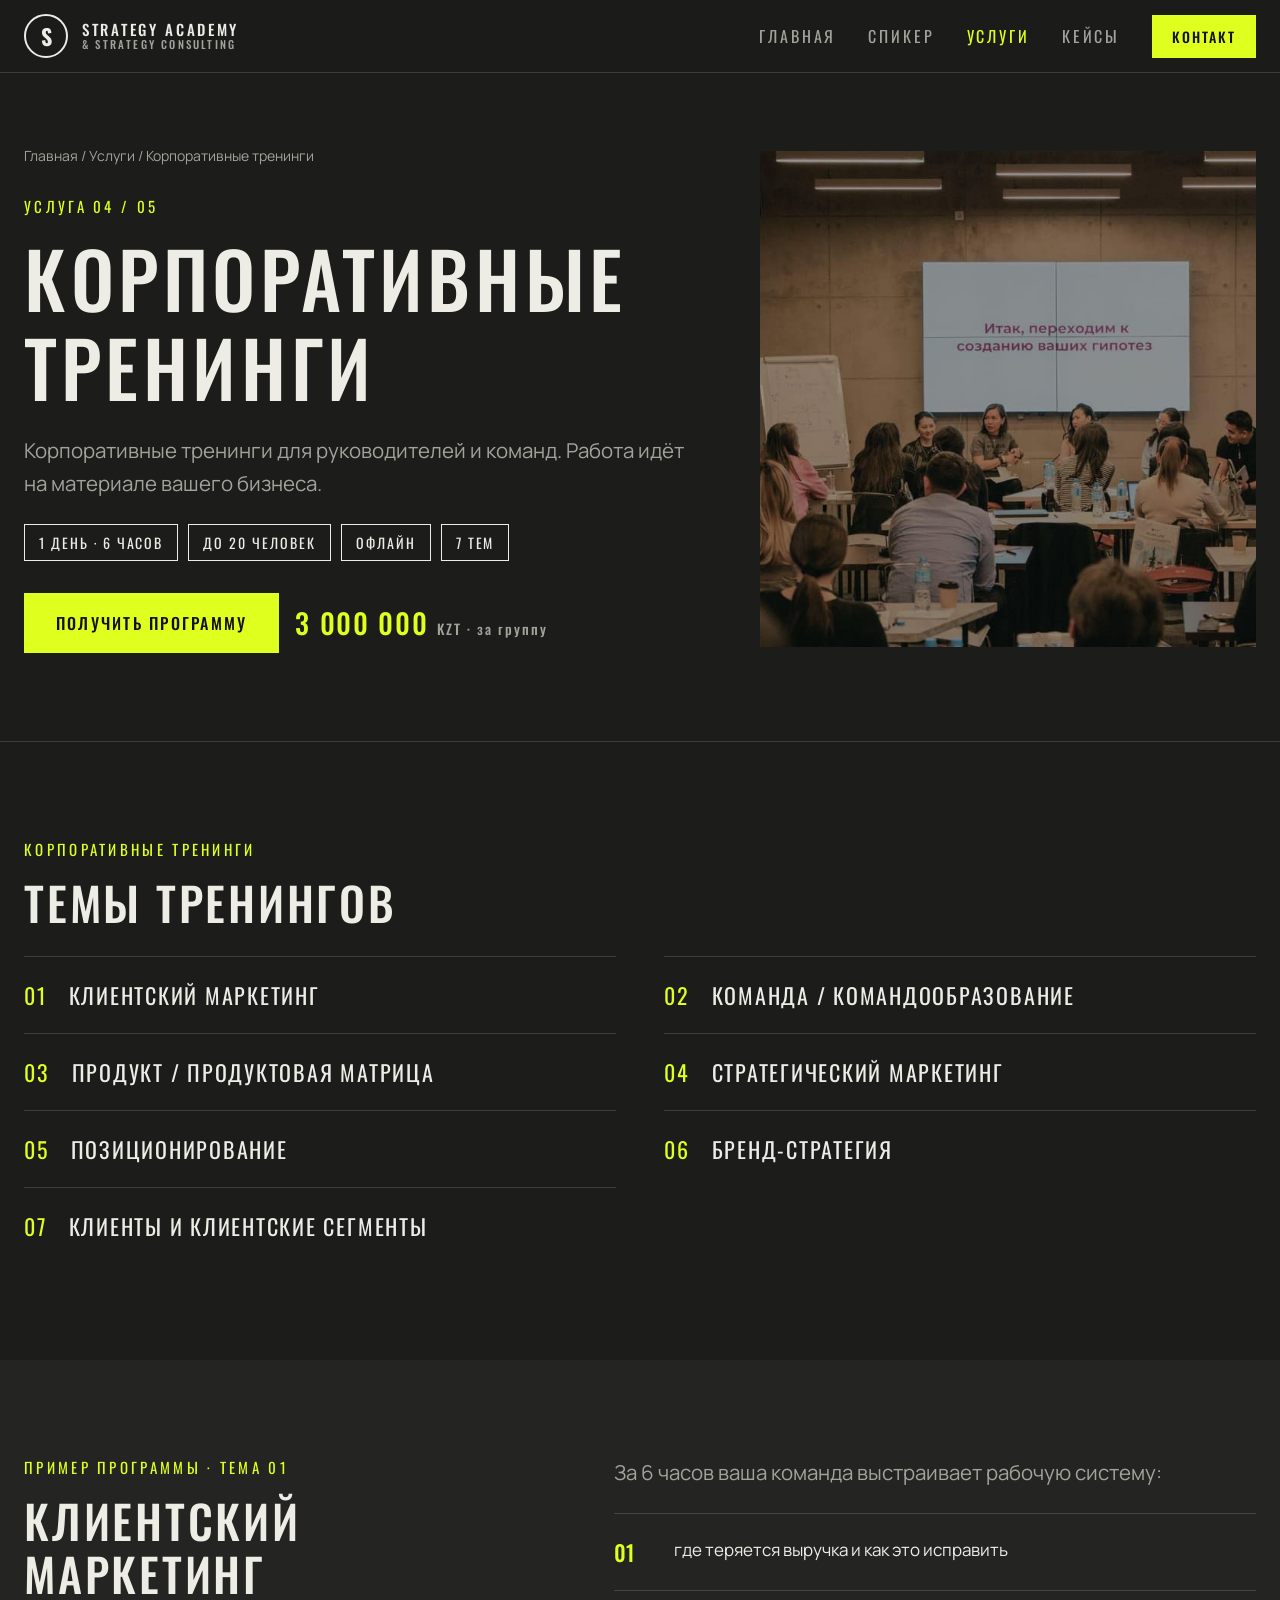
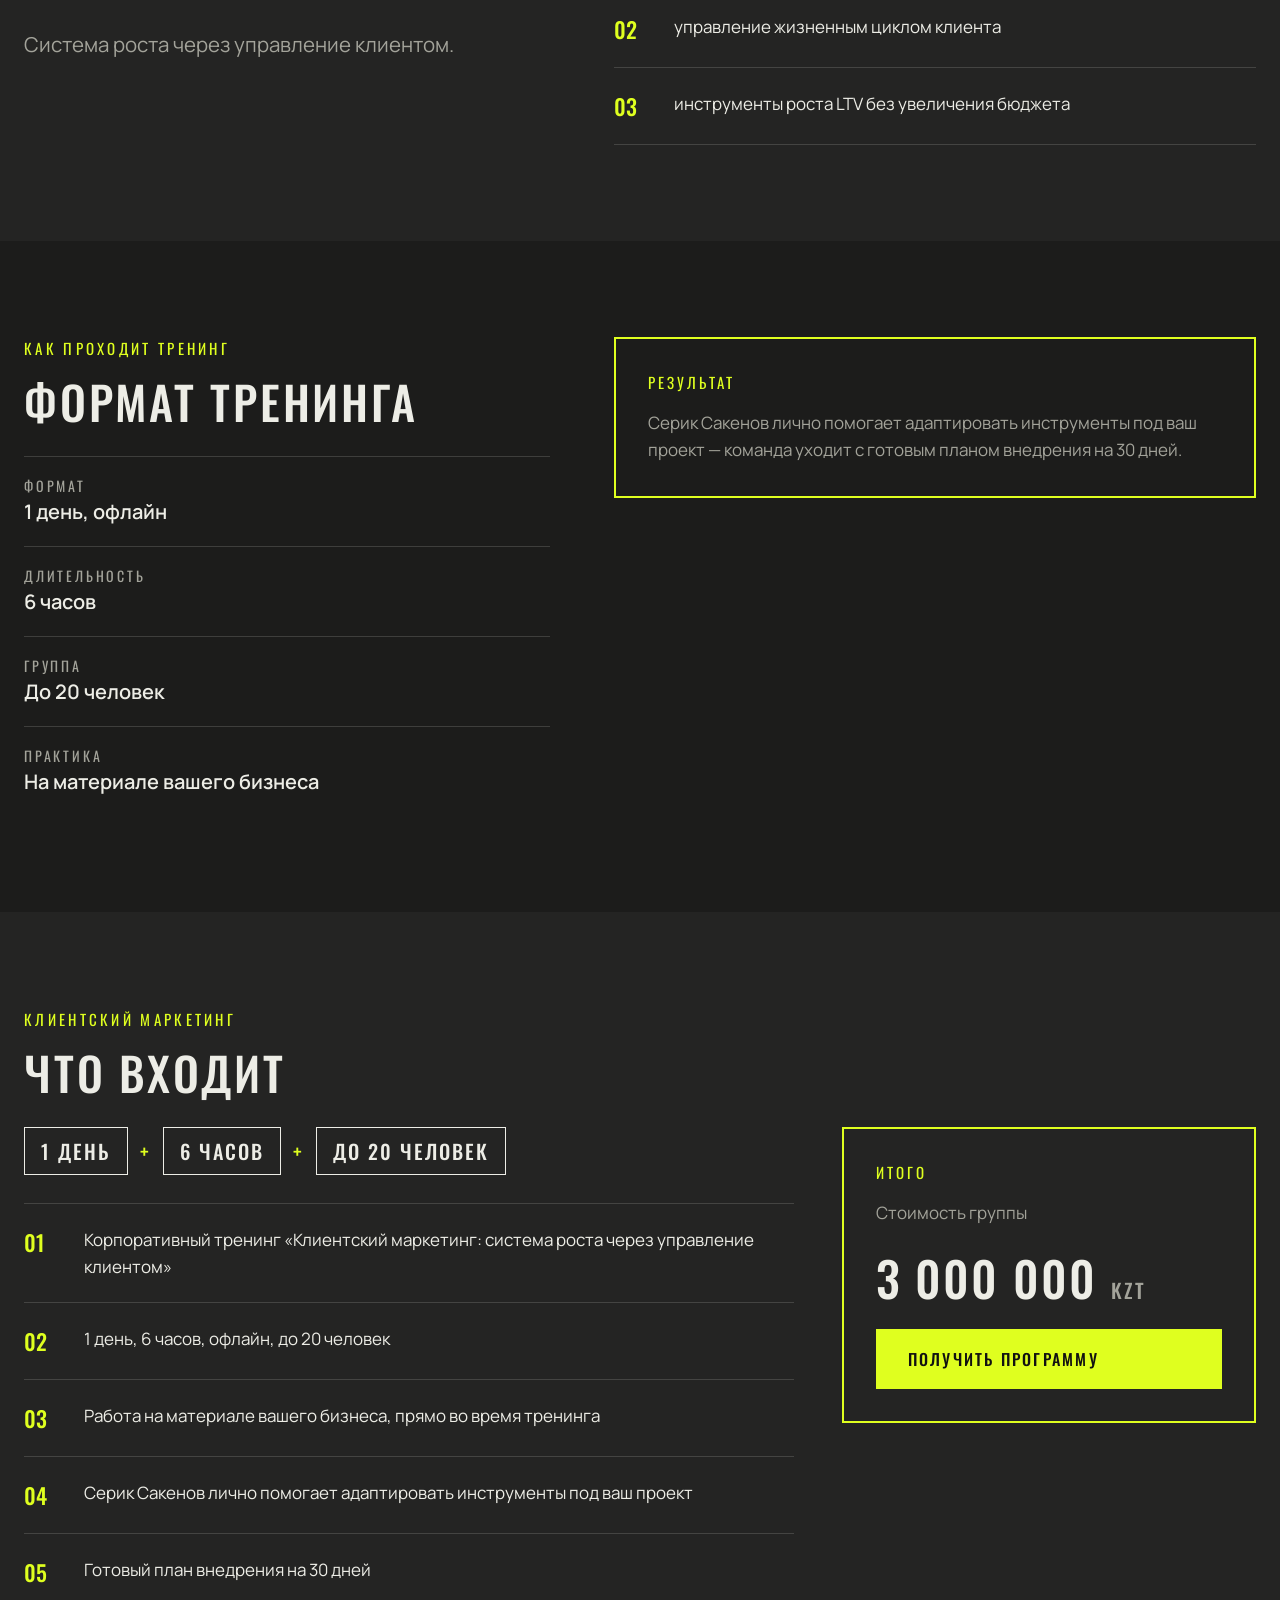
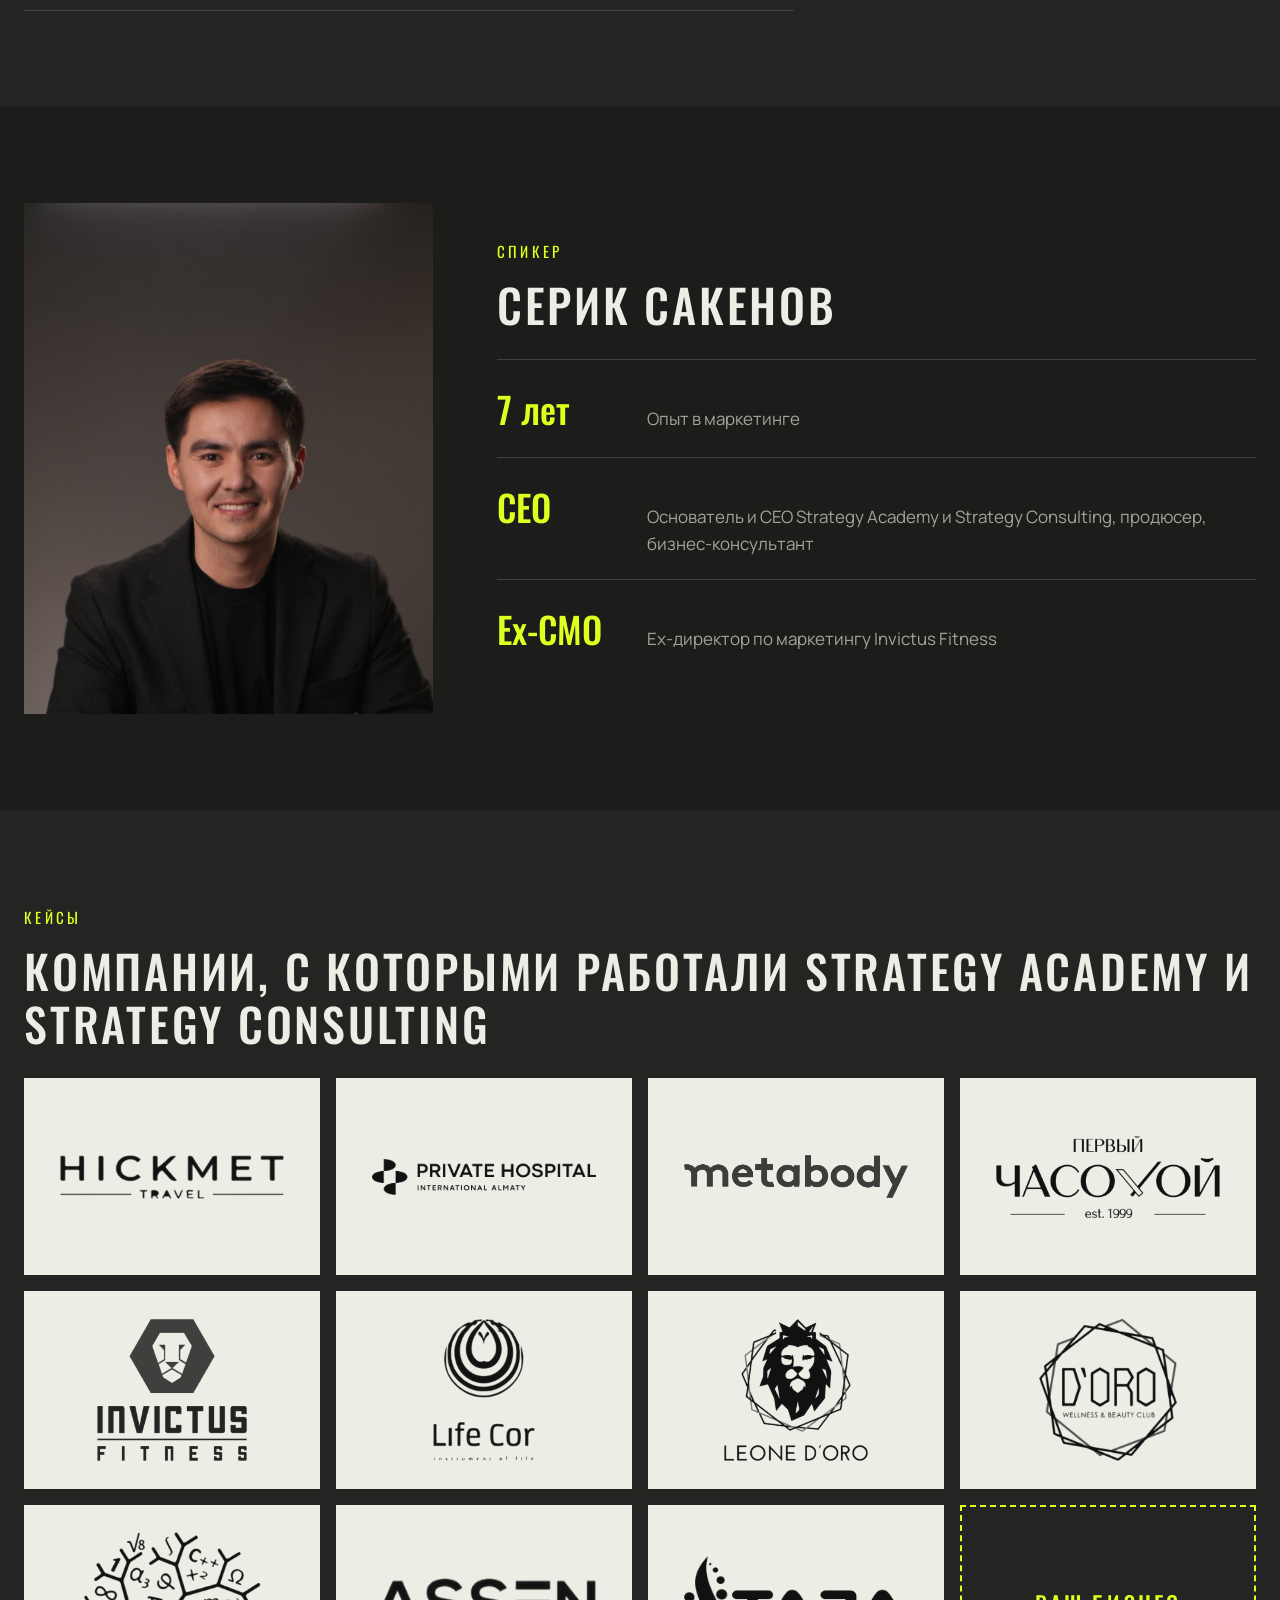
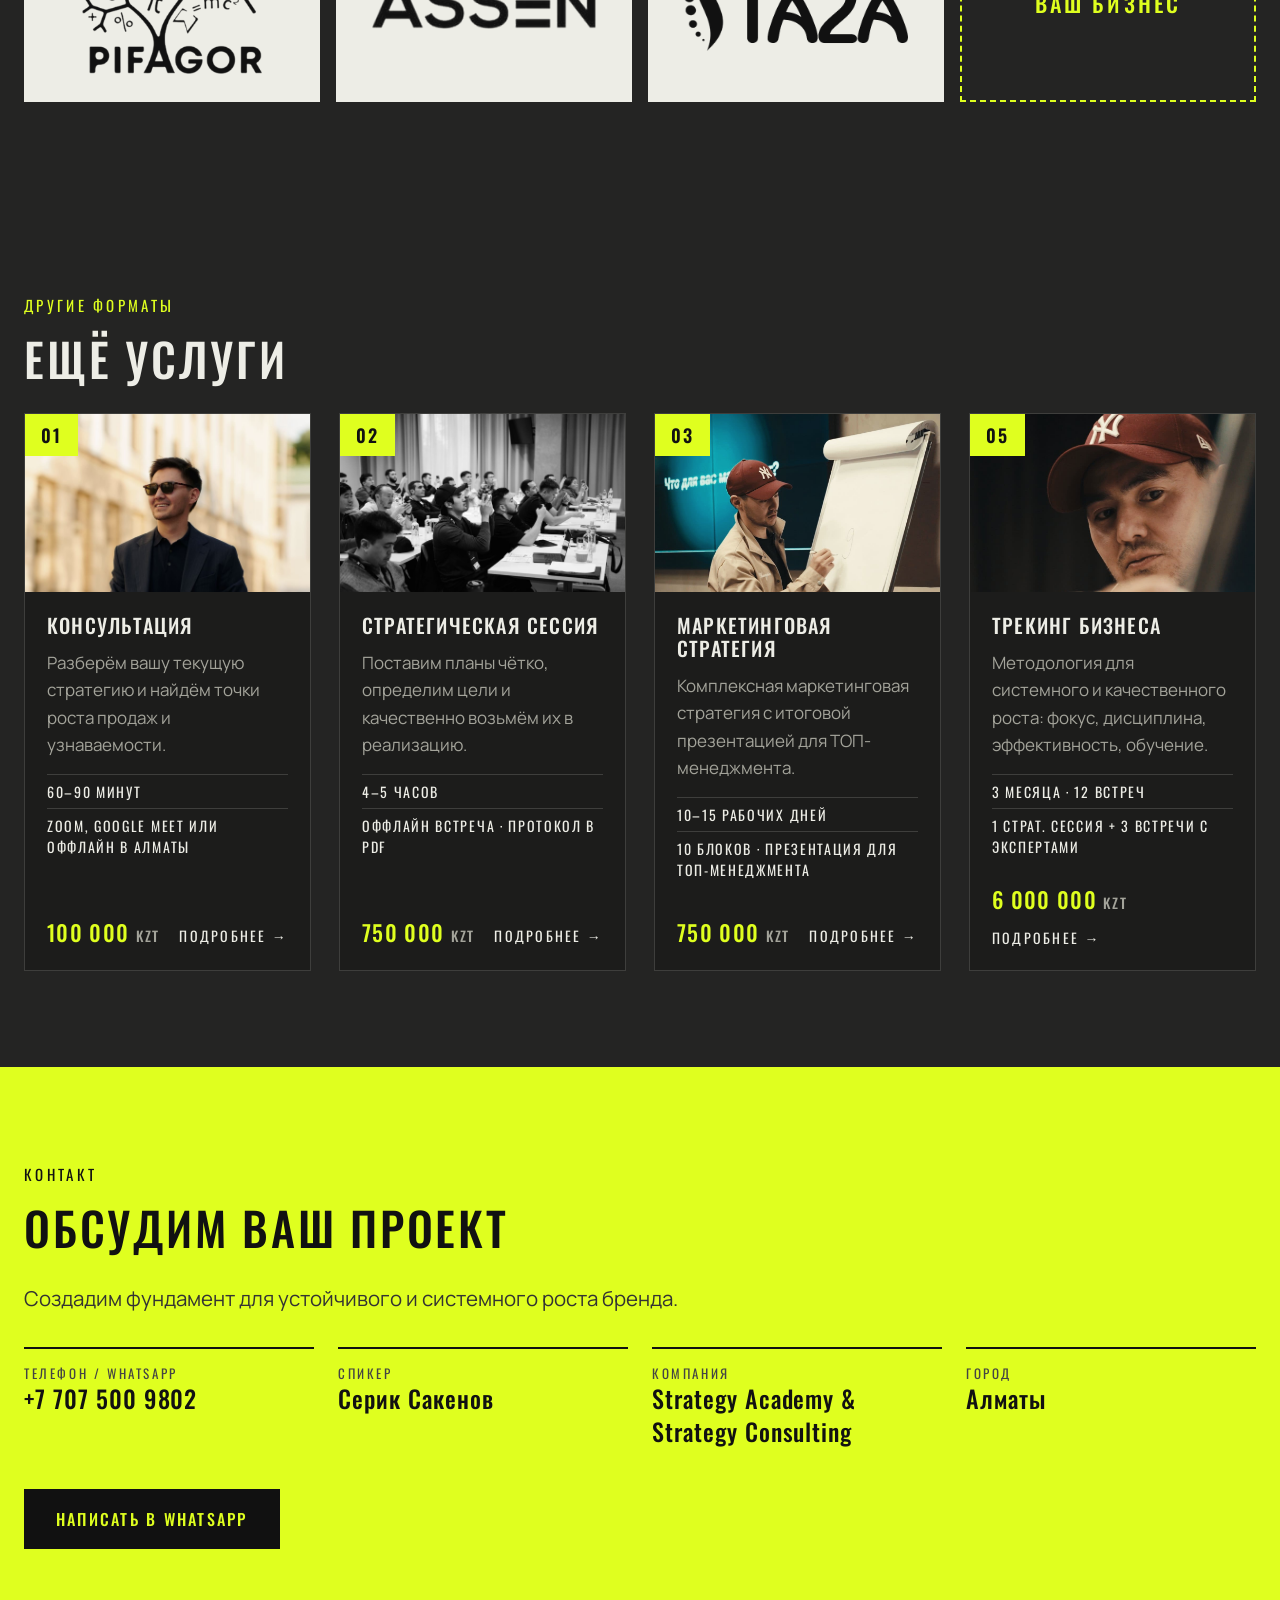
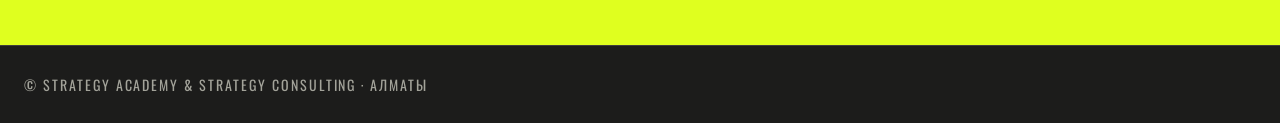
<file: trainings.html>
<!doctype html><html lang="ru"><head><meta charset="utf-8"><meta name="viewport" content="width=device-width,initial-scale=1"><title>Корпоративные тренинги — Серик Сакенов</title><meta name="description" content="Корпоративные тренинги для руководителей и команд: 7 тем, 1 день, до 20 человек. «Клиентский маркетинг» — 3 000 000 KZT за группу."><script>if('scrollRestoration' in history)history.scrollRestoration='manual';if(!location.hash)window.scrollTo(0,0)</script><link rel="preconnect" href="https://fonts.googleapis.com"><link rel="preconnect" href="https://fonts.gstatic.com" crossorigin><link rel="stylesheet" href="https://fonts.googleapis.com/css2?family=Manrope:wght@300..800&family=Oswald:wght@300..700&display=swap"><link rel="stylesheet" href="style.css?v=1793276430897"></head><body><header class="top"><div class="wrap bar"><a class="brand" href="index.html"><span class="mark">S</span><span class="bname">STRATEGY ACADEMY<small>&amp; STRATEGY CONSULTING</small></span></a>
<button class="burger" aria-label="Меню" onclick="document.body.classList.toggle('open')"><i></i><i></i></button>
<nav class="menu"><a href="index.html">Главная</a><a href="index.html#speaker">Спикер</a><div class="dd"><a href="index.html#services" class="on">Услуги</a><div class="ddm"><a href="consultation.html">Консультация</a><a href="strategic-session.html">Стратегическая сессия</a><a href="marketing-strategy.html">Маркетинговая стратегия</a><a href="trainings.html">Корпоративные тренинги</a><a href="tracking.html">Трекинг бизнеса</a></div></div><a href="index.html#cases">Кейсы</a><a class="btn sm" href="#contact">Контакт</a></nav></div></header>
<section class="hero svc"><div class="wrap hgrid"><div><p class="crumb"><a href="index.html">Главная</a> / <a href="index.html#services">Услуги</a> / Корпоративные тренинги</p><p class="eyebrow">Услуга 04 / 05</p><h1>Корпоративные тренинги</h1><p class="lead">Корпоративные тренинги для руководителей и команд. Работа идёт на материале вашего бизнеса.</p><div class="chips"><span>1 день · 6 часов</span><span>До 20 человек</span><span>Офлайн</span><span>7 тем</span></div><div class="row"><a class="btn" href="https://wa.me/77075009802" target="_blank" rel="noopener">Получить программу</a><span class="bigprice">3 000 000 <small>KZT · за группу</small></span></div></div><div class="himg"><img src="assets/trainings.jpg" alt="Корпоративные тренинги"></div></div></section>
<section class="sec"><div class="wrap"><p class="eyebrow">Корпоративные тренинги</p><h2>Темы тренингов</h2><ol class="topics"><li><span>01</span>Клиентский маркетинг</li><li><span>02</span>Команда / командообразование</li><li><span>03</span>Продукт / продуктовая матрица</li><li><span>04</span>Стратегический маркетинг</li><li><span>05</span>Позиционирование</li><li><span>06</span>Бренд-стратегия</li><li><span>07</span>Клиенты и клиентские сегменты</li></ol></div></section>
<section class="sec alt"><div class="wrap two"><div><p class="eyebrow">Пример программы · Тема 01</p><h2>Клиентский маркетинг</h2><p class="lead">Система роста через управление клиентом.</p></div><div><p class="lead">За 6 часов ваша команда выстраивает рабочую систему:</p><ol class="steps"><li><span>01</span><p>где теряется выручка и как это исправить</p></li><li><span>02</span><p>управление жизненным циклом клиента</p></li><li><span>03</span><p>инструменты роста LTV без увеличения бюджета</p></li></ol></div></div></section>
<section class="sec"><div class="wrap two"><div><p class="eyebrow">Как проходит тренинг</p><h2>Формат тренинга</h2><div class="kv"><div><span>Формат</span><b>1 день, офлайн</b></div><div><span>Длительность</span><b>6 часов</b></div><div><span>Группа</span><b>До 20 человек</b></div><div><span>Практика</span><b>На материале вашего бизнеса</b></div></div></div><aside class="pbox"><span>Результат</span><p>Серик Сакенов лично помогает адаптировать инструменты под ваш проект — команда уходит с готовым планом внедрения на 30 дней.</p></aside></div></section>
<section class="sec alt"><div class="wrap"><p class="eyebrow">Клиентский маркетинг</p><h2>Что входит</h2><div class="pgrid"><div><div class="plus"><span>1 день</span><i>+</i><span>6 часов</span><i>+</i><span>До 20 человек</span></div><ol class="steps"><li><span>01</span><p>Корпоративный тренинг «Клиентский маркетинг: система роста через управление клиентом»</p></li><li><span>02</span><p>1 день, 6 часов, офлайн, до 20 человек</p></li><li><span>03</span><p>Работа на материале вашего бизнеса, прямо во время тренинга</p></li><li><span>04</span><p>Серик Сакенов лично помогает адаптировать инструменты под ваш проект</p></li><li><span>05</span><p>Готовый план внедрения на 30 дней</p></li></ol></div><aside class="pbox"><span>Итого</span><p>Стоимость группы</p><b>3 000 000 <small>KZT</small></b><a class="btn" href="https://wa.me/77075009802" target="_blank" rel="noopener">Получить программу</a></aside></div></div></section>
<section class="sec" id="speaker"><div class="wrap spk"><div class="spk-ph"><img src="assets/speaker.jpg" alt="Серик Сакенов" loading="lazy"></div><div><p class="eyebrow">Спикер</p><h2>Серик Сакенов</h2><div class="facts"><div><b>7 лет</b><span>Опыт в маркетинге</span></div><div><b>CEO</b><span>Основатель и СЕО Strategy Academy и Strategy Consulting, продюсер, бизнес-консультант</span></div><div><b>Ex-CMO</b><span>Ex-директор по маркетингу Invictus Fitness</span></div></div></div></div></section><section class="sec alt" id="cases"><div class="wrap"><p class="eyebrow">Кейсы</p><h2>Компании, с которыми работали Strategy Academy и Strategy Consulting</h2><div class="logos"><div class="logo"><img src="assets/logos/logo1.png" alt="Логотип клиента 1" loading="lazy"></div><div class="logo"><img src="assets/logos/logo2.png" alt="Логотип клиента 2" loading="lazy"></div><div class="logo"><img src="assets/logos/logo3.png" alt="Логотип клиента 3" loading="lazy"></div><div class="logo"><img src="assets/logos/logo4.png" alt="Логотип клиента 4" loading="lazy"></div><div class="logo"><img src="assets/logos/logo5.png" alt="Логотип клиента 5" loading="lazy"></div><div class="logo"><img src="assets/logos/logo6.png" alt="Логотип клиента 6" loading="lazy"></div><div class="logo"><img src="assets/logos/logo7.png" alt="Логотип клиента 7" loading="lazy"></div><div class="logo"><img src="assets/logos/logo8.png" alt="Логотип клиента 8" loading="lazy"></div><div class="logo"><img src="assets/logos/logo9.png" alt="Логотип клиента 9" loading="lazy"></div><div class="logo"><img src="assets/logos/logo10.png" alt="Логотип клиента 10" loading="lazy"></div><div class="logo"><img src="assets/logos/logo11.png" alt="Логотип клиента 11" loading="lazy"></div><div class="logo logo-you">ВАШ БИЗНЕС</div></div></div></section><section class="sec alt"><div class="wrap"><p class="eyebrow">Другие форматы</p><h2>Ещё услуги</h2><div class="cards sm"><a class="card" href="consultation.html"><div class="cimg"><img src="assets/consult.jpg" alt="Консультация" loading="lazy"><span class="num">01</span></div><div class="cbody"><h3>Консультация</h3><p>Разберём вашу текущую стратегию и найдём точки роста продаж и узнаваемости.</p><ul><li>60–90 минут</li><li>Zoom, Google Meet или оффлайн в Алматы</li></ul><div class="cfoot"><span class="price">100 000 <small>KZT</small></span><span class="go">Подробнее →</span></div></div></a><a class="card" href="strategic-session.html"><div class="cimg"><img src="assets/session.jpg" alt="Стратегическая сессия" loading="lazy"><span class="num">02</span></div><div class="cbody"><h3>Стратегическая сессия</h3><p>Поставим планы чётко, определим цели и качественно возьмём их в реализацию.</p><ul><li>4–5 часов</li><li>Оффлайн встреча · протокол в PDF</li></ul><div class="cfoot"><span class="price">750 000 <small>KZT</small></span><span class="go">Подробнее →</span></div></div></a><a class="card" href="marketing-strategy.html"><div class="cimg"><img src="assets/hero.jpg" alt="Маркетинговая стратегия" loading="lazy"><span class="num">03</span></div><div class="cbody"><h3>Маркетинговая стратегия</h3><p>Комплексная маркетинговая стратегия с итоговой презентацией для ТОП-менеджмента.</p><ul><li>10–15 рабочих дней</li><li>10 блоков · презентация для ТОП-менеджмента</li></ul><div class="cfoot"><span class="price">750 000 <small>KZT</small></span><span class="go">Подробнее →</span></div></div></a><a class="card" href="tracking.html"><div class="cimg"><img src="assets/tracking.jpg" alt="Трекинг бизнеса" loading="lazy"><span class="num">05</span></div><div class="cbody"><h3>Трекинг бизнеса</h3><p>Методология для системного и качественного роста: фокус, дисциплина, эффективность, обучение.</p><ul><li>3 месяца · 12 встреч</li><li>1 страт. сессия + 3 встречи с экспертами</li></ul><div class="cfoot"><span class="price">6 000 000 <small>KZT</small></span><span class="go">Подробнее →</span></div></div></a></div></div></section><section class="sec contact" id="contact"><div class="wrap"><p class="eyebrow">Контакт</p><h2>Обсудим ваш проект</h2><p class="lead">Создадим фундамент для устойчивого и системного роста бренда.</p><div class="cgrid"><div><span>Телефон / WhatsApp</span><a href="tel:+77075009802">+7 707 500 9802</a></div><div><span>Спикер</span><b>Серик Сакенов</b></div><div><span>Компания</span><b>Strategy Academy &amp; Strategy Consulting</b></div><div><span>Город</span><b>Алматы</b></div></div><a class="btn" href="https://wa.me/77075009802" target="_blank" rel="noopener">Написать в WhatsApp</a></div></section><footer><div class="wrap">© Strategy Academy &amp; Strategy Consulting · Алматы</div></footer><a class="wa-fab" href="https://wa.me/77075009802" target="_blank" rel="noopener">Написать в WhatsApp</a><script src="main.js?v=1793276430897"></script></body></html>
</file>
<file: style.css>
:root{--bg:#1c1c1b;--bg2:#242423;--ink:#edede6;--mute:#a3a39a;--lime:#dfff1f;--line:rgba(237,237,230,.16);--h:'Oswald',Arial,sans-serif;--b:'Manrope',Arial,sans-serif}
*{box-sizing:border-box;margin:0;padding:0}
html{scroll-padding-top:80px}
body{background:var(--bg);color:var(--ink);font:400 17px/1.6 var(--b);-webkit-font-smoothing:antialiased}
img{display:block;max-width:100%}
a{color:inherit;text-decoration:none}
ul,ol{list-style:none}
.wrap{width:min(1240px,100% - 48px);margin:0 auto}
h1,h2,h3{font-family:var(--h);text-transform:uppercase;letter-spacing:.06em;font-weight:500;line-height:1.15}
h1{font-size:clamp(40px,6vw,84px)}
h2{font-size:clamp(28px,3.6vw,46px);margin-bottom:28px}
h3{font-size:24px;margin-bottom:12px}
.eyebrow{font:400 15px var(--h);letter-spacing:.22em;text-transform:uppercase;color:var(--lime);margin-bottom:16px}
.lead{font-size:clamp(18px,1.6vw,22px);color:var(--mute);max-width:60ch;margin-bottom:24px}
.btn{display:inline-block;background:var(--lime);color:#111;font:500 16px var(--h);letter-spacing:.14em;text-transform:uppercase;padding:16px 30px;border:2px solid var(--lime);transition:.2s}
.btn:hover{background:transparent;color:var(--lime)}
.btn.ghost{background:transparent;color:var(--ink);border-color:var(--ink)}
.btn.ghost:hover{border-color:var(--lime);color:var(--lime)}
.btn.sm{padding:9px 18px;font-size:14px}
/* header */
.top{position:sticky;top:0;z-index:50;background:rgba(28,28,27,.92);backdrop-filter:blur(10px);border-bottom:1px solid var(--line)}
.bar{display:flex;align-items:center;justify-content:space-between;height:72px}
.brand{display:flex;align-items:center;gap:14px}
.mark{width:44px;height:44px;border:2px solid var(--ink);border-radius:50%;display:grid;place-items:center;font:700 22px var(--h)}
.bname{font:500 15px/1.2 var(--h);letter-spacing:.18em}
.bname small{display:block;font-size:11px;color:var(--mute);letter-spacing:.2em}
.menu{display:flex;align-items:center;gap:32px;font:400 16px var(--h);letter-spacing:.18em;text-transform:uppercase}
.menu>a,.dd>a{color:var(--mute);transition:.2s}
.menu>a:hover,.menu a.on,.dd>a:hover{color:var(--lime)}
.menu .btn.sm{color:#111}.menu .btn.sm:hover{color:var(--lime)}
.dd{position:relative;padding:24px 0}
.ddm{position:absolute;top:100%;left:-20px;min-width:290px;background:var(--bg2);border:1px solid var(--line);padding:10px;display:none}
.dd:hover .ddm{display:block}
.ddm a{display:block;padding:12px 14px;color:var(--ink);letter-spacing:.12em}
.ddm a:hover{background:var(--lime);color:#111}
.burger{display:none;background:none;border:0;width:44px;height:44px;cursor:pointer}
.burger i{display:block;height:2px;background:var(--ink);margin:7px 8px}
/* hero */
.hero{padding:72px 0 88px;border-bottom:1px solid var(--line)}
.hgrid{display:grid;grid-template-columns:1.15fr .85fr;gap:64px;align-items:center}
.himg img{width:100%;aspect-ratio:4/5;object-fit:cover}
.svc .himg img{aspect-ratio:1/1}
.hero h1{margin-bottom:24px}
.row{display:flex;flex-wrap:wrap;gap:16px;align-items:center;margin-top:8px}
.idx{margin-top:48px;border-top:1px solid var(--line)}
.idx a{display:flex;gap:20px;padding:16px 0;border-bottom:1px solid var(--line);font:400 20px var(--h);letter-spacing:.14em;text-transform:uppercase;transition:.2s}
.idx a span{color:var(--lime)}
.idx a:hover{padding-left:14px;color:var(--lime)}
.crumb{font-size:14px;color:var(--mute);margin-bottom:28px}
.crumb a:hover{color:var(--lime)}
.chips{display:flex;flex-wrap:wrap;gap:10px;margin-bottom:32px}
.chips span{border:1px solid var(--ink);padding:7px 14px;font:400 14px var(--h);letter-spacing:.14em;text-transform:uppercase}
.bigprice,.price{font:500 28px var(--h);letter-spacing:.06em;color:var(--lime)}
.bigprice small,.price small{font-size:14px;color:var(--mute);letter-spacing:.14em}
/* sections */
.sec{padding:96px 0}
.sec.alt{background:var(--bg2)}
.two{display:grid;grid-template-columns:.9fr 1.1fr;gap:64px;align-items:start}
.cards{display:grid;grid-template-columns:repeat(2,1fr);gap:28px}
.cards.sm{grid-template-columns:repeat(3,minmax(0,1fr))}
.card{display:flex;flex-direction:column;background:var(--bg2);border:1px solid var(--line);transition:.25s}
.alt .card{background:var(--bg)}
.card:hover{border-color:var(--lime);transform:translateY(-4px)}
.cimg{position:relative;overflow:hidden}
.cimg img{width:100%;aspect-ratio:16/10;object-fit:cover;object-position:center 30%;transition:.5s;filter:saturate(.9)}
.card:hover .cimg img{transform:scale(1.05)}
.num{position:absolute;left:0;top:0;background:var(--lime);color:#111;font:600 18px var(--h);padding:8px 16px;letter-spacing:.1em}
.cbody{padding:28px;display:flex;flex-direction:column;flex:1}
.cbody p{color:var(--mute);margin-bottom:16px}
.cbody li{font:400 14px var(--h);letter-spacing:.12em;text-transform:uppercase;color:var(--ink);padding:6px 0;border-top:1px solid var(--line)}
.cfoot{display:flex;justify-content:space-between;align-items:baseline;gap:12px;margin-top:auto;padding-top:20px;flex-wrap:wrap}
.go{font:400 14px var(--h);letter-spacing:.16em;text-transform:uppercase}
.card:hover .go{color:var(--lime)}
.cards.sm .cbody{padding:22px}.cards.sm h3{font-size:20px}.cards.sm .price{font-size:22px}
/* steps */
.steps li{display:flex;gap:24px;padding:22px 0;border-top:1px solid var(--line)}
.steps li:last-child{border-bottom:1px solid var(--line)}
.steps span{font:500 22px var(--h);color:var(--lime);min-width:36px}
.steps p b{font-weight:700}
.plus{display:flex;flex-wrap:wrap;gap:12px;align-items:center;margin-bottom:28px;font:500 20px var(--h);letter-spacing:.1em;text-transform:uppercase}
.plus i{color:var(--lime);font-style:normal}
.plus span{border:1px solid var(--ink);padding:8px 16px}
.pgrid{display:grid;grid-template-columns:1.3fr .7fr;gap:48px;align-items:start}
.pbox{border:2px solid var(--lime);padding:32px;display:flex;flex-direction:column;gap:16px;position:sticky;top:100px}
.pbox>span{font:400 15px var(--h);letter-spacing:.2em;text-transform:uppercase;color:var(--lime)}
.pbox p{color:var(--mute)}
.pbox b{font:500 48px var(--h);letter-spacing:.04em}
.pbox b small{font-size:20px;color:var(--mute)}
.kv{display:grid;gap:0;margin-top:12px}
.kv div{padding:18px 0;border-top:1px solid var(--line)}
.kv span{display:block;font:400 14px var(--h);letter-spacing:.2em;text-transform:uppercase;color:var(--mute)}
.kv b{font-weight:600;font-size:20px}
.cols2{display:grid;grid-template-columns:repeat(2,1fr);gap:28px}
.cols4{display:grid;grid-template-columns:repeat(4,1fr);gap:20px}
.box{border:1px solid var(--line);padding:32px;background:var(--bg2)}
.alt .box{background:var(--bg)}
.big{display:block;font:500 56px/1 var(--h);color:var(--lime);margin-bottom:18px}
.box p{color:var(--mute);margin-bottom:14px}
.box small{display:block;font-size:15px;color:var(--ink);border-top:1px solid var(--line);padding-top:14px;margin-top:6px}
.box li{padding:12px 0 12px 22px;border-top:1px solid var(--line);position:relative;color:var(--ink)}
.box li::before{content:'';position:absolute;left:0;top:22px;width:8px;height:8px;background:var(--lime)}
.topics{display:grid;grid-template-columns:repeat(2,1fr);gap:0 48px}
.topics li{display:flex;gap:22px;padding:22px 0;border-top:1px solid var(--line);font:400 22px var(--h);letter-spacing:.08em;text-transform:uppercase}
.topics span{color:var(--lime)}
/* speaker */
.spk{display:grid;grid-template-columns:.7fr 1.3fr;gap:64px;align-items:center}
.spk-ph img{width:100%;aspect-ratio:4/5;object-fit:cover;object-position:top}
.facts div{padding:22px 0;border-top:1px solid var(--line);display:grid;grid-template-columns:130px 1fr;gap:20px;align-items:baseline}
.facts b{font:500 36px var(--h);color:var(--lime)}
.facts span{color:var(--mute)}
/* logos */
.logos{display:grid;grid-template-columns:repeat(4,minmax(0,1fr));gap:16px;margin-top:12px}
.logo{position:relative;min-width:0;background:var(--ink);aspect-ratio:3/2;overflow:hidden}
.logo img{position:absolute;inset:14% 12%;width:76%;height:72%;object-fit:contain}
.logo-you{display:grid;place-items:center;background:transparent;border:2px dashed var(--lime);color:var(--lime);font:500 22px var(--h);letter-spacing:.14em}
/* price table */
.prow{display:grid;grid-template-columns:60px 1fr auto;gap:24px;align-items:center;padding:26px 0;border-top:1px solid var(--line);transition:.2s}
.prow:last-child{border-bottom:1px solid var(--line)}
.prow:hover{padding-left:16px;background:var(--bg2)}
.prow .n{font:500 22px var(--h);color:var(--lime)}
.prow b{font:500 24px var(--h);letter-spacing:.08em;text-transform:uppercase;display:block}
.prow small{color:var(--mute);font-size:15px}
.note{margin-top:28px;color:var(--mute)}
/* contact */
.contact{background:var(--lime);color:#111}
.contact .eyebrow{color:#111}
.contact .lead{color:#333}
.cgrid{display:grid;grid-template-columns:repeat(4,1fr);gap:24px;margin:32px 0 40px}
.cgrid div{border-top:2px solid #111;padding-top:14px}
.cgrid span{display:block;font:400 13px var(--h);letter-spacing:.2em;text-transform:uppercase;color:#444}
.cgrid a,.cgrid b{font:500 24px/1.3 var(--h);letter-spacing:.04em}
.contact .btn{background:#111;color:var(--lime);border-color:#111}
.contact .btn:hover{background:transparent;color:#111}
footer{padding:28px 0;color:var(--mute);font:400 14px var(--h);letter-spacing:.14em;text-transform:uppercase;border-top:1px solid var(--line)}
/* reveal */
.rv{opacity:0;transform:translateY(22px);transition:opacity .7s,transform .7s}
.rv.in{opacity:1;transform:none}
@media (prefers-reduced-motion:reduce){.rv{opacity:1;transform:none;transition:none}html{scroll-behavior:auto}}
/* responsive */
@media (max-width:980px){
  .burger{display:block}
  .menu{display:none;position:absolute;top:72px;left:0;right:0;background:var(--bg);flex-direction:column;align-items:flex-start;gap:0;padding:12px 24px 24px;border-bottom:1px solid var(--line)}
  body.open .menu{display:flex}
  .menu>a,.dd{padding:14px 0;width:100%}
  .dd{padding:0}.dd>a{display:block;padding:14px 0}
  .ddm{position:static;display:block;border:0;background:none;padding:0 0 8px 16px;min-width:0}
  .ddm a{padding:8px 0;color:var(--mute)}
  .hgrid,.two,.pgrid,.spk{grid-template-columns:1fr;gap:40px}
  .hero{padding:48px 0 64px}
  .sec{padding:64px 0}
  .himg img{aspect-ratio:4/3;object-position:center 25%}
  .cards,.cards.sm,.cols2,.topics{grid-template-columns:1fr}
  .cols4{grid-template-columns:1fr 1fr}
  .logos{grid-template-columns:repeat(3,minmax(0,1fr))}
  .cgrid{grid-template-columns:1fr 1fr}
  .pbox{position:static}
  .spk-ph{max-width:380px}
}
@media (max-width:560px){
  body{font-size:16px}
  .wrap{width:calc(100% - 32px)}
  .cols4,.cgrid{grid-template-columns:1fr}
  .logos{grid-template-columns:repeat(2,minmax(0,1fr))}
  .prow{grid-template-columns:40px 1fr;gap:8px 12px}
  .prow .price{grid-column:2}
  .facts div{grid-template-columns:1fr;gap:4px}
  .bname{font-size:13px}.bname small{font-size:9px}
  .mark{width:38px;height:38px;font-size:18px}
}
/* strategy blocks / 5 cards */
.blocks{display:grid;grid-template-columns:repeat(2,minmax(0,1fr));gap:0 48px}
.blk{display:grid;grid-template-columns:56px 1fr;gap:0 16px;padding:24px 0;border-top:1px solid var(--line)}
.blk span{grid-row:1/3;font:500 28px var(--h);color:var(--lime)}
.blk h3{font-size:20px;margin-bottom:6px}
.blk p{color:var(--mute);font-size:16px}
.cards:not(.sm) .card:last-child:nth-child(odd){grid-column:1/-1;flex-direction:row}
.cards:not(.sm) .card:last-child:nth-child(odd) .cimg{width:44%;flex:none}
.cards:not(.sm) .card:last-child:nth-child(odd) .cimg img{height:100%;aspect-ratio:auto}
.cards.sm{grid-template-columns:repeat(auto-fit,minmax(240px,1fr))}
@media (max-width:980px){.blocks{grid-template-columns:1fr}.cards:not(.sm) .card:last-child:nth-child(odd){flex-direction:column}.cards:not(.sm) .card:last-child:nth-child(odd) .cimg{width:100%}.cards:not(.sm) .card:last-child:nth-child(odd) .cimg img{aspect-ratio:16/10}.cards.sm{grid-template-columns:1fr}}
/* mobile v2 */
html{-webkit-text-size-adjust:100%}
.wa-fab{display:none}
@media (max-width:980px){
  .menu{max-height:calc(100vh - 72px);max-height:calc(100dvh - 72px);overflow-y:auto}
  .menu>a,.dd>a{padding:15px 0;font-size:18px}
  .sec{padding:48px 0}
  .hero{padding:32px 0 44px}
  h2{margin-bottom:20px}
  .lead{margin-bottom:20px}
  .himg img,.svc .himg img{aspect-ratio:16/11}
  .hgrid{gap:28px}
  .spk{gap:28px}
  .spk-ph{max-width:none}
  .spk-ph img{aspect-ratio:4/3;object-position:center 12%}
  .row{gap:12px}
  .row .btn{flex:1 1 100%;text-align:center}
  .btn{padding:16px 22px}
  .idx{margin-top:32px}
  .idx a{font-size:18px;padding:14px 0}
  .wa-fab{display:block;position:fixed;z-index:60;left:16px;right:16px;bottom:calc(12px + env(safe-area-inset-bottom));background:var(--lime);color:#111;text-align:center;font:500 16px var(--h);letter-spacing:.14em;text-transform:uppercase;padding:15px;box-shadow:0 6px 24px rgba(0,0,0,.45)}
  footer{padding-bottom:92px}
  .contact .btn{width:100%;text-align:center}
}
@media (max-width:560px){
  body{font-size:16px;line-height:1.55}
  h1{font-size:34px;letter-spacing:.04em}
  h2{font-size:26px;letter-spacing:.04em}
  h3{font-size:20px}
  .eyebrow{font-size:13px;letter-spacing:.16em;margin-bottom:12px}
  .lead{font-size:17px}
  .crumb{margin-bottom:18px;line-height:1.7}
  .chips{gap:8px;margin-bottom:22px}
  .chips span{font-size:12px;padding:6px 10px}
  .bigprice{font-size:26px}
  .cimg img{aspect-ratio:16/9}
  .cbody{padding:20px}
  .cfoot .price{font-size:24px}
  .steps li{gap:14px;padding:16px 0}
  .steps span{font-size:18px;min-width:28px}
  .plus{font-size:15px;gap:8px}
  .plus span{padding:6px 12px}
  .box{padding:22px}
  .big{font-size:40px;margin-bottom:12px}
  .pbox{padding:22px}
  .pbox b{font-size:38px}
  .topics li{font-size:18px;padding:16px 0;gap:16px}
  .blk{grid-template-columns:44px 1fr;padding:18px 0}
  .blk span{font-size:24px}
  .facts div{padding:16px 0}
  .facts b{font-size:28px}
  .logos{grid-template-columns:repeat(3,minmax(0,1fr));gap:8px}
  .logo img{inset:12% 9%;width:82%;height:76%}
  .logo-you{font-size:14px;letter-spacing:.08em;text-align:center}
  .prow{padding:18px 0}
  .prow b{font-size:18px}
  .prow:hover{padding-left:0}
  .cgrid{gap:18px;margin:24px 0 28px}
  .cgrid a,.cgrid b{font-size:20px}
  .kv b{font-size:18px}
}
</file>
